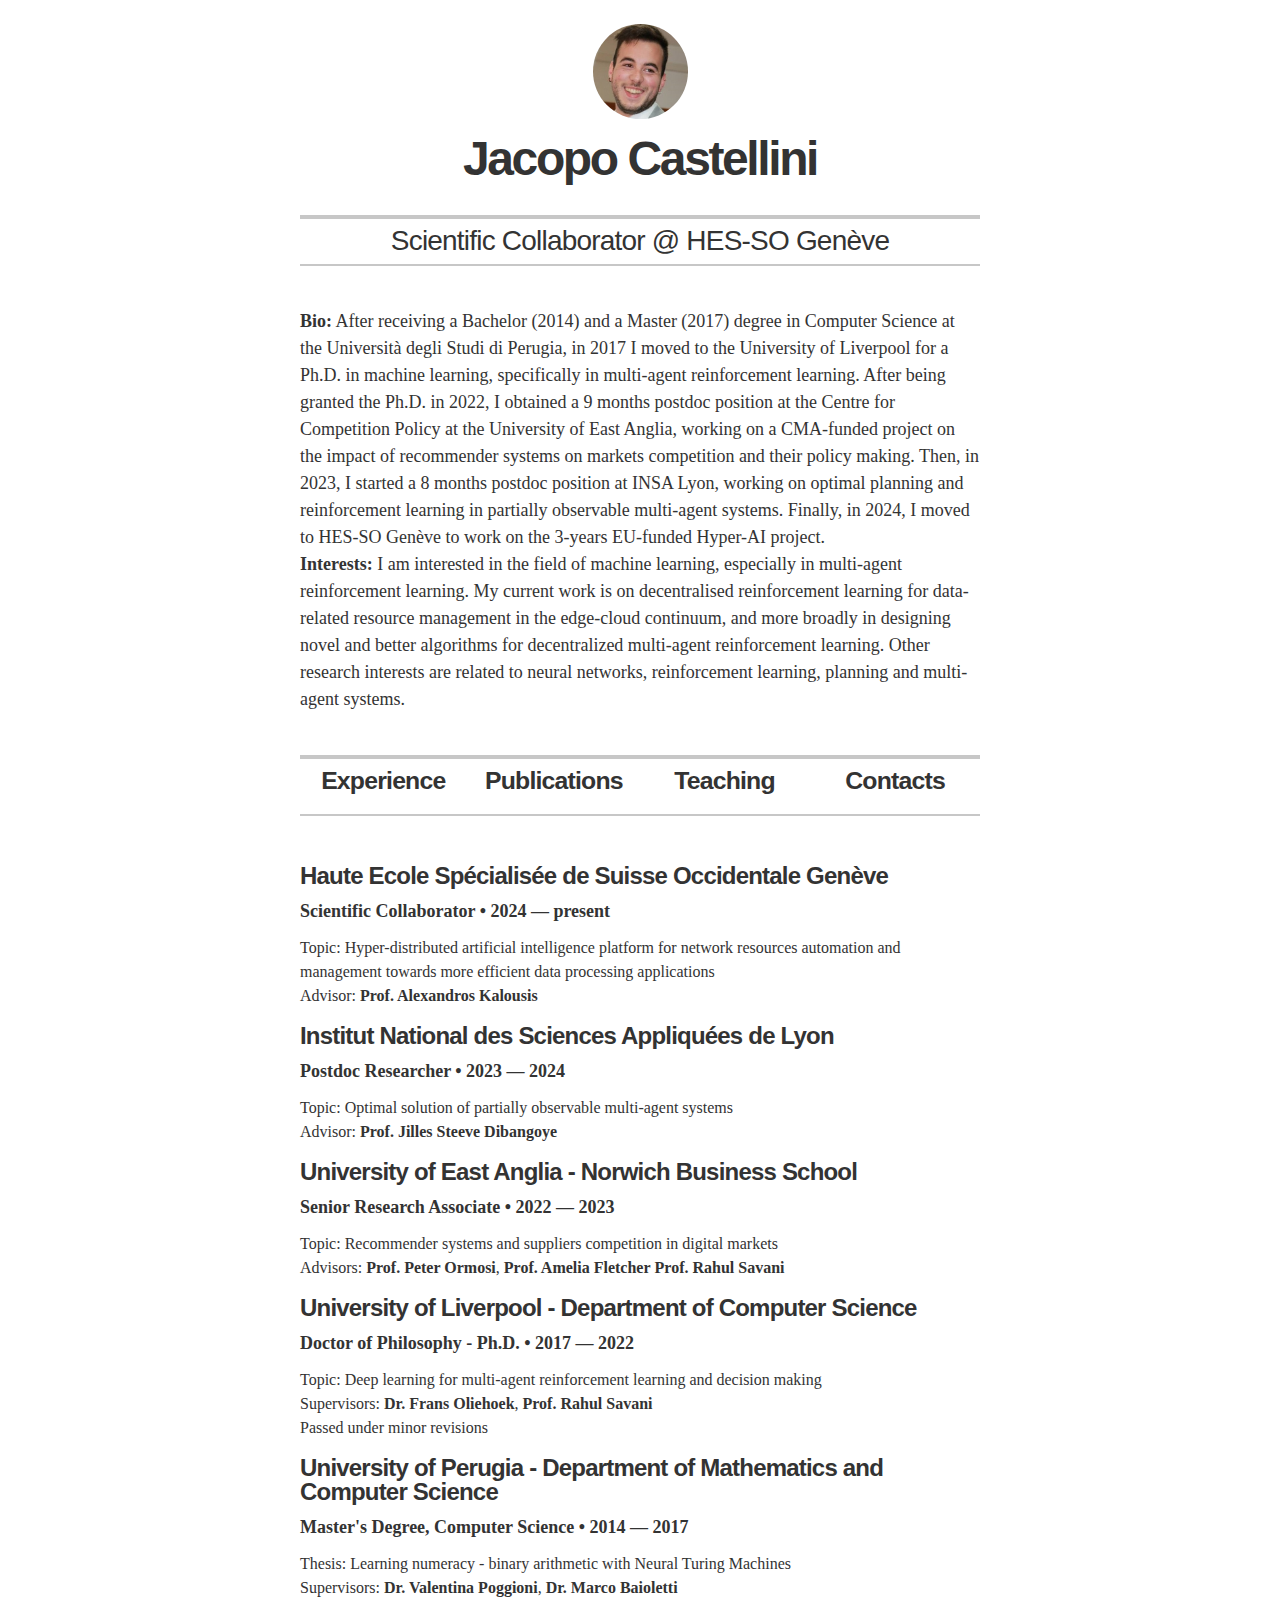
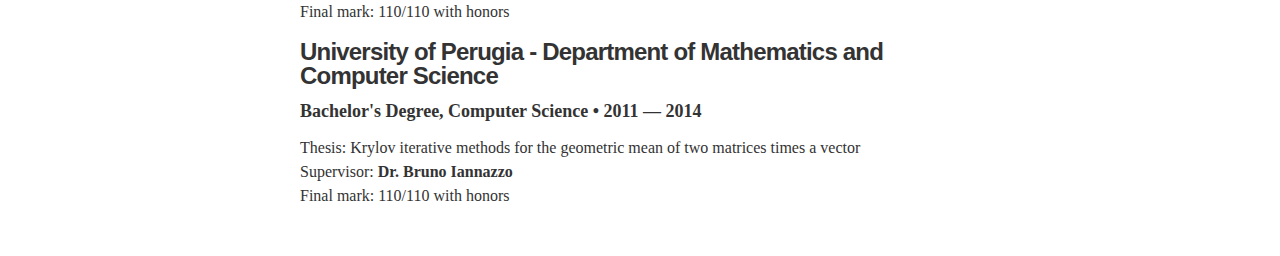
<file: index.html>
<!DOCTYPE html>
<html lang="en">
    <head>
        <meta charset="utf-8">
        <meta http-equiv="X-UA-Compatible" content="IE=edge">
        <meta name="viewport" content="width=device-width, initial-scale=1">
        <title>Jacopo Castellini</title>
        <meta name="description" content="Jacopo Castellini personal academic page.">
        <link rel="stylesheet" href="style.css">
        <script src="toggler.js"></script>
    </head>
    <body class="theme-default">
        <div class="wrapper" itemscope="" itemtype="http://schema.org/Person">
            <header class="page-header">
                <img src="avatar.jpg" alt="my photo" class="avatar" itemprop="image"/>
                <h1 class="header-name" itemprop="name">Jacopo Castellini</h1>
                <div class="title-bar">
                    <h2 class="header-title" itemprop="jobTitle">Scientific Collaborator @ HES-SO Genève</h2>
                </div>
                <br>
                <div class="executive-summary" itemprop="description">
                    <p>
                        <b>Bio:</b> After receiving a Bachelor (2014) and a Master (2017) degree in Computer Science at the Università degli Studi di Perugia, in 2017 I moved to the University of Liverpool for a Ph.D. in machine learning, specifically in multi-agent reinforcement learning. After being granted the Ph.D. in 2022, I obtained a 9 months postdoc position at the Centre for Competition Policy at the University of East Anglia, working on a CMA-funded project on the impact of recommender systems on markets competition and their policy making. Then, in 2023, I started a 8 months postdoc position at INSA Lyon, working on optimal planning and reinforcement learning in partially observable multi-agent systems. Finally, in 2024, I moved to HES-SO Genève to work on the 3-years EU-funded Hyper-AI project.
                        <br><b>Interests:</b> I am interested in the field of machine learning, especially in multi-agent reinforcement learning. My current work is on decentralised reinforcement learning for data-related resource management in the edge-cloud continuum, and more broadly in designing novel and better algorithms for decentralized multi-agent reinforcement learning. Other research interests are related to neural networks, reinforcement learning, planning and multi-agent systems.
                    </p>
                </div>
            </header>
            <nav>
                <div class="section-header" onclick="toggleSection('education-container')">
                    <h2>Experience</h2>
                </div>
                <div class="section-header" onclick="toggleSection('publications-container')">
                    <h2>Publications</h2>
                </div>
                <div class="section-header" onclick="toggleSection('teaching-container')">
                    <h2>Teaching</h2>
                </div>
                <div class="section-header" onclick="toggleSection('contacts-container')">
                    <h2>Contacts</h2>
                </div>
            </nav>
            <section class="content-section">
                <div id="education-container">
                    <div class="resume-item" itemscope="" itemprop="alumniOf" itemtype="http://schema.org/CollegeOrUniversity">
                        <h3 class="resume-item-title" itemprop="name">Haute Ecole Spécialisée de Suisse Occidentale Genève</h3>
                        <h4 class="resume-item-details" itemprop="description">Scientific Collaborator • 2024 — present</h4>
                        <p class="resume-item-copy" itemprop="info">Topic: Hyper-distributed artificial intelligence platform for network resources automation and management towards more efficient data processing applications
                            <br>Advisor: <a href="http://dmml.ch/alexandros-kalousis/" class="my-link">Prof. Alexandros Kalousis</a>
                        </p>
                    </div>
                    <div class="resume-item" itemscope="" itemprop="alumniOf" itemtype="http://schema.org/CollegeOrUniversity">
                        <h3 class="resume-item-title" itemprop="name">Institut National des Sciences Appliquées de Lyon</h3>
                        <h4 class="resume-item-details" itemprop="description">Postdoc Researcher • 2023 — 2024</h4>
                        <p class="resume-item-copy" itemprop="info">Topic: Optimal solution of partially observable multi-agent systems
                            <br>Advisor: <a href="https://www.ai.rug.nl/jilles/#/" class="my-link">Prof. Jilles Steeve Dibangoye</a>
                        </p>
                    </div>
                    <div class="resume-item" itemscope="" itemprop="alumniOf" itemtype="http://schema.org/CollegeOrUniversity">
                        <h3 class="resume-item-title" itemprop="name">University of East Anglia - Norwich Business School</h3>
                        <h4 class="resume-item-details" itemprop="description">Senior Research Associate • 2022 — 2023</h4>
                        <p class="resume-item-copy" itemprop="info">Topic: Recommender systems and suppliers competition in digital markets
                            <br>Advisors: <a href="https://research-portal.uea.ac.uk/en/persons/peter-ormosi" class="my-link">Prof. Peter Ormosi</a>, <a href="https://research-portal.uea.ac.uk/en/persons/amelia-fletcher" class="my-link">Prof. Amelia Fletcher</a> <a href="https://cgi.csc.liv.ac.uk/~rahul/" class="my-link">Prof. Rahul Savani</a>
                        </p>
                    </div>
                    <div class="resume-item" itemscope="" itemprop="alumniOf" itemtype="http://schema.org/CollegeOrUniversity">
                        <h3 class="resume-item-title" itemprop="name">University of Liverpool - Department of Computer Science</h3>
                        <h4 class="resume-item-details" itemprop="description">Doctor of Philosophy - Ph.D. • 2017 — 2022</h4>
                        <p class="resume-item-copy" itemprop="info">Topic: Deep learning for multi-agent reinforcement learning and decision making
                            <br>Supervisors: <a href="https://www.fransoliehoek.net/wp/" class="my-link">Dr. Frans Oliehoek</a>, <a href="https://cgi.csc.liv.ac.uk/~rahul/" class="my-link">Prof. Rahul Savani</a>
                            <br>Passed under minor revisions
                        </p>
                    </div>
                    <div class="resume-item" itemscope="" itemprop="alumniOf" itemtype="http://schema.org/CollegeOrUniversity">
                        <h3 class="resume-item-title" itemprop="name">University of Perugia - Department of Mathematics and Computer Science</h3>
                        <h4 class="resume-item-details" itemprop="description">Master's Degree, Computer Science • 2014 — 2017</h4>
                        <p class="resume-item-copy" itemprop="info">Thesis: Learning numeracy - binary arithmetic with Neural Turing Machines
                            <br>Supervisors: <a href="http://www.dmi.unipg.it/poggioni/" class="my-link">Dr. Valentina Poggioni</a>, <a href="http://www.dmi.unipg.it/~baioletti/" class="my-link">Dr. Marco Baioletti</a>
                            <br>Final mark: 110/110 with honors
                        </p>
                    </div>
                    <div class="resume-item" itemscope="" itemprop="alumniOf" itemtype="http://schema.org/CollegeOrUniversity">
                        <h3 class="resume-item-title" itemprop="name">University of Perugia - Department of Mathematics and Computer Science</h3>
                        <h4 class="resume-item-details" itemprop="description">Bachelor's Degree, Computer Science • 2011 — 2014</h4>
                        <p class="resume-item-copy" itemprop="info">Thesis: Krylov iterative methods for the geometric mean of two matrices times a vector
                            <br>Supervisor: <a href="http://poisson.phc.dm.unipi.it/~maxreen/bruno/" class="my-link">Dr. Bruno Iannazzo</a>
                            <br>Final mark: 110/110 with honors
                        </p>
                    </div>
                </div>
            </section>
            <section class="content-section">
                <div id="publications-container">
                    <div class="resume-item">
                        <h3 class="resume-item-title" itemprop="publicationTitle">Optimally Solving Simultaneous-Move Dec-POMDPs: The Sequential Central Planning Approach</h3>
                        <h4 class="resume-item-details" itemprop="info">Co-author with Johan Peralez, Aurélien Delage, <a href="https://www.rug.nl/staff/r.f.cunha/" class="my-link">Rafael F. Cunha</a> and <a href="http://dibangoye.fr/" class="my-link">Jilles S. Dibangoye</a></h4>
                        <p class="resume-item-copy" itemprop="versions">
                        • Accepted as a full paper in the 39th AAAI Conference on Artificial Intelligence AAAI'25, 2025<br/>
                        • arXiv, 23 August 2024 <a href="https://arxiv.org/pdf/2408.13139" class="my-link">[pdf]</a> <a href="bibs/castellini2024sequential.bib" class="my-link" download>[.bib]</a></p>
                        <p class="resume-item-copy" itemprop="abstract">The centralized training for decentralized execution paradigm emerged as the state-of-the-art approach to ϵ-optimally solving decentralized partially observable Markov decision processes. However, scalability remains a significant issue. This paper presents a novel and more scalable alternative, namely the sequential-move centralized training for decentralized execution. This paradigm further pushes the applicability of the Bellman's principle of optimality, raising three new properties. First, it allows a central planner to reason upon sufficient sequential-move statistics instead of prior simultaneous-move ones. Next, it proves that ϵ-optimal value functions are piecewise linear and convex in such sufficient sequential-move statistics. Finally, it drops the complexity of the backup operators from double exponential to polynomial at the expense of longer planning horizons. Besides, it makes it easy to use single-agent methods, e.g., SARSA algorithm enhanced with these findings, while still preserving convergence guarantees. Experiments on two- as well as many-agent domains from the literature against ϵ-optimal simultaneous-move solvers confirm the superiority of our novel approach. This paradigm opens the door for efficient planning and reinforcement learning methods for multi-agent systems.</p>
                    </div>
                    <div class="resume-item">
                        <h3 class="resume-item-title" itemprop="publicationTitle">On Convex Optimal Value Functions For POSGs</h3>
                        <h4 class="resume-item-details" itemprop="info">Co-author with <a href="https://www.rug.nl/staff/r.f.cunha/" class="my-link">Rafael F. Cunha</a>, Johan Peralez and <a href="http://dibangoye.fr/" class="my-link">Jilles S. Dibangoye</a></h4>
                        <p class="resume-item-copy" itemprop="versions">• arXiv, 15 November 2023 <a href="https://arxiv.org/pdf/2311.09459" class="my-link">[pdf]</a> <a href="bibs/castellini2023convex.bib" class="my-link" download>[.bib]</a></p>
                        <p class="resume-item-copy" itemprop="abstract">Multi-agent planning and reinforcement learning can be challenging when agents cannot see the state of the world or communicate with each other due to communication costs, latency, or noise. Partially Observable Stochastic Games (POSGs) provide a mathematical framework for modelling such scenarios. This paper aims to improve the efficiency of planning and reinforcement learning algorithms for POSGs by identifying the underlying structure of optimal state-value functions. The approach involves reformulating the original game from the perspective of a trusted third party who plans on behalf of the agents simultaneously. From this viewpoint, the original POSGs can be viewed as Markov games where states are occupancy states, i.e., posterior probability distributions over the hidden states of the world and the stream of actions and observations that agents have experienced so far. This study mainly proves that the optimal state-value function is a convex function of occupancy states expressed on an appropriate basis in all zero-sum, common-payoff, and Stackelberg POSGs.</p>
                    </div>
                    <div class="resume-item">
                        <h3 class="resume-item-title" itemprop="publicationTitle">Supplier competition on subscription-based platforms in the presence of recommender systems</h3>
                        <h4 class="resume-item-details" itemprop="info">Co-author with <a href="https://research-portal.uea.ac.uk/en/persons/amelia-fletcher" class="my-link">Amelia Fletcher</a>, <a href="https://research-portal.uea.ac.uk/en/persons/peter-ormosi" class="my-link">Peter L. Ormosi</a> and <a href="https://cgi.csc.liv.ac.uk/~rahul/" class="my-link">Rahul Savani</a></h4>
                        <p class="resume-item-copy" itemprop="versions">• SSRN Working Paper No. 4428125, 47 pages, 27 April 2023 <a href="https://papers.ssrn.com/sol3/Delivery.cfm/SSRN_ID4681870_code684129.pdf?abstractid=4428125&mirid=1" class="my-link">[pdf]</a> <a href="bibs/castellini2023rs2.bib" class="my-link" download>[.bib]</a></p>
                        <p class="resume-item-copy" itemprop="abstract">Subscription-based platforms offer consumers access to a large selection of content at a fixed subscription fee. Recommender systems can help consumers by reducing the size of this choice set by predicting consumers' preferences. However, their prediction is based on limited information on the consumers and sometimes even on the content, which means that the recommendations are often biased. In this paper we introduce a simple theoretical framework for platforms selling to consumers with a quasi-linear utility function via a recommender system. We simulate a set of different recommender systems and use them in this framework to test our hypothesis that RS biases lead to more concentrated markets, increased entry barriers, and increased homogeneity in the recommendations even where the platform is inherently customer-centric and not self-preferencing. Although encouraging more exploration can reduce these market consolidating effects, they can reduce recommendation relevance in the short-run.</p>
                    </div>
                    <div class="resume-item">
                        <h3 class="resume-item-title" itemprop="publicationTitle">Biased Recommender Systems And Supplier Competition</h3>
                        <h4 class="resume-item-details" itemprop="info">Co-author with <a href="https://research-portal.uea.ac.uk/en/persons/amelia-fletcher" class="my-link">Amelia Fletcher</a>, <a href="https://research-portal.uea.ac.uk/en/persons/peter-ormosi" class="my-link">Peter L. Ormosi</a> and <a href="https://cgi.csc.liv.ac.uk/~rahul/" class="my-link">Rahul Savani</a></h4>
                        <p class="resume-item-copy" itemprop="versions">• SSRN Working Paper No. 4319311, 35 pages, 06 January 2023 <a href="https://papers.ssrn.com/sol3/Delivery.cfm/SSRN_ID4411011_code2264396.pdf?abstractid=4319311&mirid=1" class="my-link">[pdf]</a> <a href="bibs/castellini2023rs1.bib" class="my-link" download>[.bib]</a></p>
                        <p class="resume-item-copy" itemprop="abstract">Recommender systems are prevalent across digital platforms. They use machine learning techniques to help consumers make choices by predicting their preferred items. If RS had perfect information about consumer preferences and item attributes, they could recommend the most suitable item for each consumer. However, in practice, recommender systems have incomplete information, and their prediction models can exhibit systemic biases. Our stylised model shows such biases can dampen competition between the suppliers selling through digital platform, arising from the fact that biased recommendations are less closely linked to true preferences. Three specific types of bias are examined and are shown to have subtly different effects. Competition remains stronger where suppliers can compete to gain the benefit of the bias, a form of competition for the market. The worst market outcomes can be avoided if consumers can reject unsuitable recommendations, since this helps to restore the competitive constraint on suppliers. However, a model extension shows that these results no longer necessarily hold with endogenous vertical quality. Importantly, in choosing its recommender system, the platform’s preferences are not typically aligned with those of consumers.</p>
                    </div>
                    <div class="resume-item">
                        <h3 class="resume-item-title" itemprop="publicationTitle">Difference Rewards Policy Gradients</h3>
                        <h4 class="resume-item-details" itemprop="info">Main author with <a href="https://www.microsoft.com/en-us/research/people/sadevlin/" class="my-link">Sam Devlin</a>, <a href="https://www.fransoliehoek.net/wp/" class="my-link">Frans A. Oliehoek</a> and <a href="https://cgi.csc.liv.ac.uk/~rahul/" class="my-link">Rahul Savani</a></h4>
                        <p class="resume-item-copy" itemprop="versions">• Neural Computing and Applications (S.I. on Adaptive and Learning Agents 2021), 24 pages, Springer Nature, 11 November 2022 <a href="https://link.springer.com/content/pdf/10.1007/s00521-022-07960-5.pdf" class="my-link">[pdf]</a> <a href="bibs/castellini2022drpg.bib" class="my-link" download>[.bib]</a><br/>
                        • Extended Abstract in Proceedings of the 20th International Conference on Autonomous Agents and Multiagent Systems AAMAS'21, 1475-1477, IFAAMAS, 2021 <a href="http://www.ifaamas.org/Proceedings/aamas2021/pdfs/p1475.pdf" class="my-link">[pdf]</a> <a href="bibs/castellini2021drpg_ea.bib" class="my-link" download>[.bib]</a><br/>
                        • Best Paper Award at ALA'21, 03-04 May 2021 <a href="https://ala2021.vub.ac.be/papers/ALA2021_paper_9.pdf" class="my-link">[pdf]</a> <a href="https://www.youtube.com/watch?v=VrRw0AHCxT8" class="my-link">[video]</a> <a href="https://ala2021.vub.ac.be/presentations/pres_paper9.pdf" class="my-link">[slides]</a></p>
                        <p class="resume-item-copy" itemprop="abstract">Policy gradient methods have become one of the most popular classes of algorithms for multi-agent reinforcement learning. A key challenge, however, that is not addressed by many of these methods is multi-agent credit assignment: assessing an agent’s contribution to the overall performance, which is crucial for learning good policies. We propose a novel algorithm called Dr.Reinforce that explicitly tackles this by combining difference rewards with policy gradients to allow for learning decentralized policies when the reward function is known. By differencing the reward function directly, Dr.Reinforce avoids difficulties associated with learning the Q-function as done by counterfactual multi-agent policy gradients (COMA), a state-of-the-art difference rewards method. For applications where the reward function is unknown, we show the effectiveness of a version of Dr.Reinforce that learns an additional reward network that is used to estimate the difference rewards.</p>
                    </div>
                    <div class="resume-item">
                        <h3 class="resume-item-title" itemprop="publicationTitle">Analysing factorizations of action-value networks for cooperative multi-Agent reinforcement learning</h3>
                        <h4 class="resume-item-details" itemprop="info">Main author with <a href="https://www.fransoliehoek.net/wp/" class="my-link">Frans A. Oliehoek</a>, <a href="https://cgi.csc.liv.ac.uk/~rahul/" class="my-link">Rahul Savani</a> and <a href="https://www.cs.ox.ac.uk/people/shimon.whiteson/" class="my-link">Shimon Whiteson</a></h4>
                        <p class="resume-item-copy" itemprop="versions">• Autonomous Agents and Multi-Agent Systems 35(25), 53 pages, Springer Nature, 07 June 2021 <a href="https://link.springer.com/content/pdf/10.1007/s10458-021-09506-w.pdf" class="my-link">[pdf]</a> <a href="bibs/castellini2021factored.bib" class="my-link" download>[.bib]</a><br/>
                        • Extended Abstract in Proceedings of the 18th International Conference on Autonomous Agents and Multiagent Systems AAMAS'19, 1862-1864, IFAAMAS, 2019 <a href="http://www.ifaamas.org/Proceedings/aamas2019/pdfs/p1862.pdf" class="my-link">[pdf]</a> <a href="bibs/castellini2019factored_ea.bib" class="my-link" download>[.bib]</a></p>
                        <p class="resume-item-copy" itemprop="abstract">Recent years have seen the application of deep reinforcement learning techniques to cooperative multi-agent systems, with great empirical success. However, given the lack of theoretical insight, it remains unclear what the employed neural networks are learning, or how we should enhance their learning power to address the problems on which they fail. In this work, we empirically investigate the learning power of various network architectures on a series of one-shot games. Despite their simplicity, these games capture many of the crucial problems that arise in the multi-agent setting, such as an exponential number of joint actions or the lack of an explicit coordination mechanism. Our results extend those in [Castellini et al., 2019] and quantify how well various approaches can represent the requisite value functions, and help us identify the reasons that can impede good performance, like sparsity of the values or too tight coordination requirements.</p>
                    </div>
                    <div class="resume-item">
                        <h3 class="resume-item-title" itemprop="publicationTitle">Learning Numeracy: Binary Arithmetic with Neural Turing Machines</h3>
                        <h4 class="resume-item-details" itemprop="info">Main author</h4>
                        <p class="resume-item-copy" itemprop="versions">• arXiv, 04 April 2019 <a href="https://arxiv.org/pdf/1904.02478.pdf" class="my-link">[pdf]</a> <a href="bibs/castellini2019ntm.bib" class="my-link" download>[.bib]</a></p>
                        <p class="resume-item-copy" itemprop="abstract">One of the main problems encountered so far with recurrent neural networks is that they struggle to retain long-time information dependencies in their recurrent connections. Neural Turing Machines (NTMs) attempt to mitigate this issue by providing the neural network with an external portion of memory, in which information can be stored and manipulated later on. The whole mechanism is differentiable end-to-end, allowing the network to learn how to utilise this long-term memory via SGD. This allows NTMs to infer simple algorithms directly from data sequences. Nonetheless, the model can be hard to train due to a large number of parameters and interacting components and little related work is present. In this work we use a NTM to learn and generalise two arithmetical tasks: binary addition and multiplication. These tasks are two fundamental algorithmic examples in computer science, and are a lot more challenging than the previously explored ones, with which we aim to shed some light on the capabilities on this neural model.</p>
                    </div>
                    <div class="resume-item">
                        <h3 class="resume-item-title" itemprop="publicationTitle">Fake Twitter followers detection by denoising autoencoder</h3>
                        <h4 class="resume-item-details" itemprop="info">Main co-author with <a href="http://www.dmi.unipg.it/poggioni/" class="my-link">Valentina Poggioni</a> and Giulia Sorbi</h4>
                        <p class="resume-item-copy" itemprop="versions">• Proceedings of the International Conference on Web Intelligence WI’17, 195-202, ACM, 2017 <a href="https://dl.acm.org/citation.cfm?id=3106489" class="my-link">[pdf]</a> <a href="bibs/castellini2017twitter.bib" class="my-link" download>[.bib]</a></p>
                        <p class="resume-item-copy" itemprop="abstract">Gaining followers on the Twitter platform has become a rapid way to increase one’s credibility on this social network, that in the last few years has become a launch pad for new trends and to influence people opinions. So, many people have begun to buy fake followers on underground markets appositely created to sold them. Therefore, identifying fake followers profiles is useful to maintain the balance between real influential people on the network and people who simply exploited this mechanism. This work presents a model based on artificial neural networks able to detect fake Twitter profiles. In particular, a denoising autoencoder has been implemented as anomaly detector trained with a semi-supervised learning approach. The model has been tested on a benchmark already used in literature and results are presented.</p>
                    </div>
                    <div class="resume-item">
                        <h3 class="resume-item-title" itemprop="publicationTitle">Krylov iterative methods for the geometric mean of two matrices times a vector</h3>
                        <h4 class="resume-item-details" itemprop="info">Main author</h4>
                        <p class="resume-item-copy" itemprop="versions">• Numerical Algorithms 74(2), 561-571, Springer US, 26 January 2017 <a href="http://link.springer.com/article/10.1007/s11075-016-0161-4" class="my-link">[buy]</a> <a href="https://arxiv.org/pdf/1903.01189.pdf" class="my-link">[pdf]</a> <a href="bibs/castellini2017krylov.bib" class="my-link" download>[.bib]</a></p>
                        <p class="resume-item-copy" itemprop="abstract">In this work, we are presenting an efficient way to compute the geometric mean of two positive definite matrices times a vector. For this purpose, we are inspecting the application of methods based on Krylov spaces to compute the square root of a matrix. These methods, using only matrix-vector products, are capable of producing a good approximation of the result with a small computational cost.</p>
                    </div>
                </div>
            </section>
            <section class="content-section">
                <div id="teaching-container">
                    <div class="resume-item">
                        <h3 class="resume-item-title" itemprop="name">Academic Year 2020/21</h3>
                        <ul>
                            <li><h4 class="resume-item-details" itemprop="description">COMP532 Module Demonstrator (Machine Learning and BioInspired Optimization)</h4> • University of Liverpool - Department of Computer Science • January 2021 — May 2021 • Lecturer: <a href="https://cgi.csc.liv.ac.uk/~shanluo/" class="my-link">Dr. Shan Luo</a></li>
                            <li><h4 class="resume-item-details" itemprop="description">COMP211 Module Demonstrator (Computer Networks)</h4> • University of Liverpool - Department of Computer Science • October 2020 — December 2020 • Lecturer: <a href="https://cgi.csc.liv.ac.uk/~gairing/" class="my-link">Dr. Martin Gairing</a></li>
                        </ul>
                    </div>
                    <div class="resume-item">
                        <h3 class="resume-item-title" itemprop="name">Academic Year 2019/20</h3>
                        <ul>
                            <li><h4 class="resume-item-details" itemprop="description">COMP532 Module Demonstrator (Machine Learning and BioInspired Optimization)</h4> • University of Liverpool - Department of Computer Science • January 2020 — May 2020 • Lecturer: <a href="https://cgi.csc.liv.ac.uk/~shanluo/" class="my-link">Dr. Shan Luo</a></li>
                            <li><h4 class="resume-item-details" itemprop="description">COMP202 Module Demonstrator (Complexity of Algorithms)</h4> • University of Liverpool - Department of Computer Science • January 2020 — May 2020 • Lecturer: <a href="https://cgi.csc.liv.ac.uk/~piotr/" class="my-link">Prof. Piotr Krysta</a></li>
                            <li><h4 class="resume-item-details" itemprop="description">COMP211 Module Demonstrator (Computer Networks)</h4> • University of Liverpool - Department of Computer Science • October 2019 — December 2019 • Lecturer: <a href="https://cgi.csc.liv.ac.uk/~gairing/" class="my-link">Dr. Martin Gairing</a></li>
                        </ul>
                    </div>
                    <div class="resume-item">
                        <h3 class="resume-item-title" itemprop="name">Academic Year 2018/19</h3>
                        <ul>
                            <li><h4 class="resume-item-details" itemprop="description">COMP532 Module Demonstrator (Machine Learning and BioInspired Optimization)</h4> • University of Liverpool - Department of Computer Science • January 2019 — May 2019 • Lecturer: <a href="https://cgi.csc.liv.ac.uk/~shanluo/" class="my-link">Dr. Shan Luo</a></li>
                            <li><h4 class="resume-item-details" itemprop="description">COMP202 Module Demonstrator (Complexity of Algorithms)</h4> • University of Liverpool - Department of Computer Science • January 2019 — May 2019 • Lecturer: <a href="https://cgi.csc.liv.ac.uk/~piotr/" class="my-link">Prof. Piotr Krysta</a></li>
                            <li><h4 class="resume-item-details" itemprop="description">COMP305 Module Demonstrator (BioComputation)</h4> • University of Liverpool - Department of Computer Science • October 2018 — December 2018 • Lecturer: <a href="https://experts.exeter.ac.uk/36638-irina-biktasheva/about" class="my-link">Prof. Irina V. Biktasheva</a></li>
                            <li><h4 class="resume-item-details" itemprop="description">COMP219 Module Demonstrator (Advanced Artificial Intelligence)</h4> • University of Liverpool - Department of Computer Science • October 2018 — December 2018 • Lecturer: <a href="https://cgi.csc.liv.ac.uk/~xiaowei/" class="my-link">Dr. Xiaowei Huang</a></li>
                        </ul>
                    </div>
                    <div class="resume-item">
                        <h3 class="resume-item-title" itemprop="name">Academic Year 2017/18</h3>
                        <ul>
                            <li><h4 class="resume-item-details" itemprop="description">COMP532 Module Demonstrator (Machine Learning and BioInspired Optimization)</h4> • University of Liverpool - Department of Computer Science • January 2018 — May 2018 • Lecturer: <a href="https://cgi.csc.liv.ac.uk/~shanluo/" class="my-link">Dr. Shan Luo</a></li>
                            <li><h4 class="resume-item-details" itemprop="description">COMP202 Module Demonstrator (Complexity of Algorithms)</h4> • University of Liverpool - Department of Computer Science • January 2018 — May 2018 • Lecturer: <a href="https://cgi.csc.liv.ac.uk/~piotr/" class="my-link">Prof. Piotr Krysta</a></li>
                        </ul>
                    </div>
                </div>
            </section>
            <section class="content-section">
                <div id="contacts-container">
                    <div class="resume-item">
                        <h3 class="resume-item-title" itemprop="name">Mail</h3>
                        <p class="resume-item-copy" itemprop="info">jacopo [dot] castellini [at] hesge [dot] ch</p>
                    </div>
                    <div class="resume-item">
                        <h3 class="resume-item-title" itemprop="name">Office</h3>
                        <p class="resume-item-copy" itemprop="info">
                        <iframe src="https://www.google.com/maps/embed?pb=!1m14!1m8!1m3!1d2762.7642016568616!2d6.1370251!3d46.1753494!3m2!1i1024!2i768!4f13.1!3m3!1m2!1s0x478c7b1bee88974b%3A0x36016f40d3a42f6f!2sHEG%20-%20B%C3%A2timent%20F!5e0!3m2!1sit!2sch!4v1713263548046!5m2!1sit!2sch" width="600" height="450" style="border:0;" allowfullscreen="" loading="lazy" referrerpolicy="no-referrer-when-downgrade"></iframe>
                        <br/>Bureau 122, HEG - Bâtiment F, Rue de la Tambourine 37-25, 1227 Carouge, Switzerland</p>
                    </div>
                    <div class="resume-item">
                        <h3 class="resume-item-title" itemprop="name">Phone</h3>
                        <p class="resume-item-copy" itemprop="info">Zero seven six two one two seven nine five two</p>
                    </div>
                    <div class="resume-item">
                        <h3 class="resume-item-title" itemprop="name">Socials</h3>
                        <p class="icon-links" itemprop="info">
                            <a href="https://www.facebook.com/JapStone92" class="icon-link" itemprop="url">
                                <svg class="icon" xmlns="http://www.w3.org/2000/svg" x="0px" y="0px" viewBox="0 0 28 28" enable-background="new 0 0 28 28" xml:space="preserve" width="28">
                                    <path id="Facebook" fill="#D1CECC" d="M14,0C6.27,0,0,6.27,0,14s6.27,14,14,14s14-6.27,14-14S21.73,0,14,0z M20.99,20.22
        c0,0.43-0.35,0.77-0.77,0.77h-3.56v-5.42h1.82l0.27-2.11h-2.09v-1.35c0-0.61,0.17-1.03,1.05-1.03l1.12,0V9.2
        c-0.19-0.03-0.86-0.08-1.63-0.08c-1.61,0-2.71,0.98-2.71,2.79v1.56h-1.82v2.11h1.82v5.42h-6.7c-0.43,0-0.77-0.35-0.77-0.77V7.78
        c0-0.43,0.35-0.77,0.77-0.77h12.44c0.43,0,0.77,0.35,0.77,0.77V20.22z"/>
                                </svg>
                            </a>
                            <a href="https://www.linkedin.com/in/jacopo-castellini/" class="icon-link" itemprop="url">
                                <svg class="icon" xmlns="http://www.w3.org/2000/svg" x="0px" y="0px" viewBox="0 0 28 28" enable-background="new 0 0 28 28" xml:space="preserve" width="28">
                                    <path id="LinkedIn" fill="#D1CECC" d="M18.82,15.09v3.61h-2.09v-3.37c0-0.85-0.3-1.42-1.06-1.42c-0.58,0-0.92,0.39-1.07,0.77
        c-0.06,0.13-0.07,0.32-0.07,0.51v3.52h-2.09c0,0,0.03-5.71,0-6.3h2.09v0.89c0,0.01-0.01,0.01-0.01,0.02h0.01V13.3
        c0.28-0.43,0.77-1.04,1.89-1.04C17.79,12.25,18.82,13.16,18.82,15.09z M9.18,18.7h2.09v-6.3H9.18V18.7z M10.24,9.36
        c-0.72,0-1.19,0.47-1.19,1.09c0,0.61,0.45,1.09,1.16,1.09h0.01c0.73,0,1.18-0.48,1.18-1.09C11.39,9.84,10.95,9.36,10.24,9.36z
        M28,14c0,7.73-6.27,14-14,14S0,21.73,0,14S6.27,0,14,0S28,6.27,28,14z M20.93,8.02c0-0.55-0.46-1-1.02-1H8.09
        c-0.57,0-1.02,0.45-1.02,1v11.96c0,0.55,0.46,1,1.02,1h11.82c0.57,0,1.02-0.45,1.02-1V8.02z"/>
                                </svg>
                            </a>
                            <a href="https://github.com/opocaj92" class="icon-link" itemprop="url">
                                <svg class="icon" xmlns="http://www.w3.org/2000/svg" x="0px" y="0px" viewBox="0 0 28 28" enable-background="new 0 0 28 28" xml:space="preserve" width="28">
                                    <path id="GitHub" fill-rule="evenodd" clip-rule="evenodd" fill="#D1CECC" d="M14.01,0C6.27,0-0.01,6.28-0.01,14.02
        c0,6.19,4.02,11.45,9.59,13.3c0.7,0.13,0.96-0.3,0.96-0.68c0-0.33-0.01-1.21-0.02-2.38c-3.9,0.85-4.72-1.88-4.72-1.88
        c-0.64-1.62-1.56-2.05-1.56-2.05c-1.27-0.87,0.1-0.85,0.1-0.85c1.41,0.1,2.15,1.44,2.15,1.44c1.25,2.14,3.28,1.52,4.08,1.16
        c0.13-0.91,0.49-1.52,0.89-1.87c-3.11-0.35-6.38-1.56-6.38-6.93c0-1.53,0.55-2.78,1.44-3.76C6.37,9.17,5.89,7.74,6.65,5.81
        c0,0,1.18-0.38,3.85,1.44c1.12-0.31,2.32-0.47,3.51-0.47c1.19,0.01,2.39,0.16,3.51,0.47c2.68-1.81,3.85-1.44,3.85-1.44
        c0.76,1.93,0.28,3.35,0.14,3.71c0.9,0.98,1.44,2.23,1.44,3.76c0,5.38-3.28,6.57-6.4,6.92c0.5,0.43,0.95,1.29,0.95,2.6
        c0,1.87-0.02,3.39-0.02,3.84c0,0.37,0.25,0.81,0.96,0.67c5.56-1.86,9.58-7.11,9.58-13.3C28.03,6.28,21.75,0,14.01,0z"/>
                                </svg>
                            </a>
                            <a href="https://bitbucket.org/opocaj/workspace/overview/" class="icon-link" itemprop="url">
                                <svg class="icon" xmlns="http://www.w3.org/2000/svg" x="0px" y="0px" viewBox="0 0 28 28" enable-background="new 0 0 28 28" xml:space="preserve" width="28">
                                    <g transform="translate(0.000000,28.000000) scale(0.100000,-0.100000)" fill="#D1CECC" stroke="none">
                                        <path id="BitBucket1" d="M46 247 c-15 -11 -16 -21 -9 -72 9 -69 29 -85 103 -85 74 0 94 16
        103 85 7 51 6 61 -9 72 -24 17 -164 17 -188 0z m166 -13 c19 -12 -16 -24 -72
        -24 -57 0 -99 14 -70 24 8 2 22 7 30 10 17 6 97 -1 112 -10z m-44 -85 c3 -28
        -16 -43 -43 -33 -15 6 -21 45 -8 58 16 16 48 1 51 -25z"/>
                                        <path id="BitBucket1" d="M125 151 c-7 -12 12 -24 25 -16 11 7 4 25 -10 25 -5 0 -11 -4 -15 -9z"/>
                                        <path id="BitBucket1" d="M65 60 c9 -33 21 -40 75 -40 54 0 66 7 72 40 4 25 4 25 -74 25 l-79 0 6 -25z"/>
                                    </g>
                                </svg>
                            </a>
                            <a href="https://scholar.google.co.uk/citations?user=SGOxkrAAAAAJ&hl=en" class="icon-link" itemprop="url">
                                <svg class="icon" xmlns="http://www.w3.org/2000/svg" x="0px" y="0px" viewBox="0 0 28 28" enable-background="new 0 0 28 28" xml:space="preserve" width="28">
                                    <g transform="translate(0.000000,28.000000) scale(0.100000,-0.100000)" fill="#D1CECC" stroke="none">
                                        <path id="Scholar1" d="M81 263 c-124 -65 -93 -242 45 -259 73 -9 141 46 150 122 13 104
        -103 186 -195 137z m138 -78 c2 -54 -16 -61 -21 -7 -3 30 -5 33 -12 17 -4 -11
        -12 -28 -17 -38 -8 -14 -6 -24 5 -36 34 -37 9 -74 -46 -69 -42 4 -52 40 -16
        59 13 6 24 13 26 14 7 6 -50 55 -64 55 -10 0 -6 8 13 25 22 19 39 24 79 25
        l50 0 3 -45z"/>
                                        <path id="Scholar2" d="M124 195 c-8 -21 3 -45 20 -45 22 0 28 17 16 40 -13 24 -28 26 -36 5z"/>
                                        <path id="Scholar3" d="M114 95 c-8 -21 4 -35 31 -35 29 0 41 16 25 35 -16 19 -49 19 -56 0z"/>
                                    </g>
                                </svg>
                            </a>
                            <a href="https://dblp.uni-trier.de/pers/hd/c/Castellini:Jacopo" class="icon-link" itemprop="url">
                                <svg class="icon" xmlns="http://www.w3.org/2000/svg" x="0px" y="0px" viewBox="0 0 28 28" enable-background="new 0 0 28 28" xml:space="preserve" width="28">
                                    <g transform="translate(0.000000,28.000000) scale(0.100000,-0.100000)" fill="#D1CECC" stroke="none">
                                        <path id="DBLP" d="M45 235 c12 -38 12 -46 0 -53 -12 -6 -12 -15 0 -61 7 -29 16 -55 18
        -58 7 -6 90 37 99 51 4 6 8 7 8 2 0 -5 -7 -17 -14 -25 -8 -9 -12 -21 -8 -27 7
        -11 87 -64 96 -64 2 0 -2 20 -9 45 -12 38 -12 46 0 53 12 6 12 15 0 61 -7 29
        -16 55 -18 58 -3 2 -19 -3 -37 -12 -27 -14 -31 -20 -26 -48 3 -18 -2 -9 -10
        19 -13 42 -23 55 -60 77 -25 15 -46 27 -48 27 -2 0 2 -20 9 -45z"/>
                                    </g>
                                </svg>
                            </a>
                        </p>
                    </div>
                </div>
            </section>
        </div>
    </body>
</html>
</file>
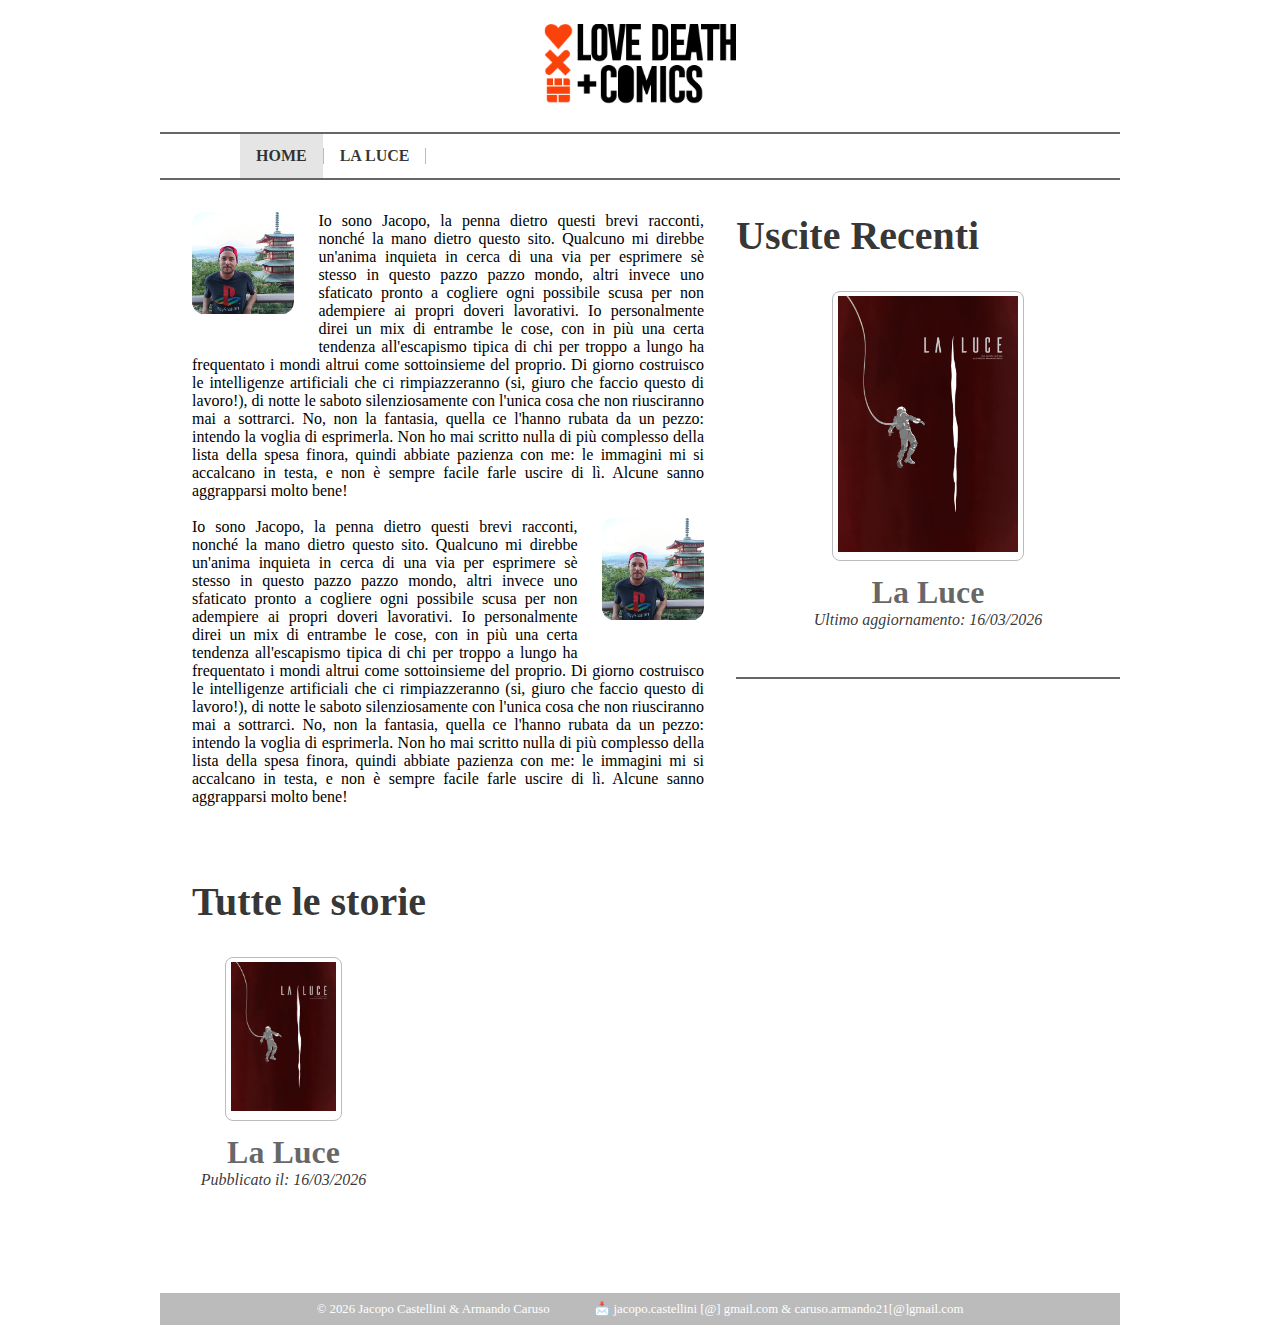
<file: ldc/index.html>
<!DOCTYPE html>
<html lang="it">
	<head>
		<meta charset="utf-8">
		<meta name="viewport" content="width=device-width, initial-scale=1">
		<title>Love Death + Comics</title>
		<link href="https://db.onlinewebfonts.com/c/df2b08c9b9436aac5fa981feed814a05?family=TodaySB-Medium" rel="stylesheet">
		<link href="css/style.css" rel="stylesheet" type="text/css">
	</head>
	<body>
		<div id="main-container">
			<!-- Site banner -->
			<a href="index.html">
				<div id="title">
					<img src="img/logo.png" alt="Logo" id="logo">
				</div>
			</a>
			<!-- Navigation bar -->
			<div id="navbar">
				<a href="index.html" id="selected">HOME</a>
				<div class="vertical"></div>
				<a href="laluce.html">LA LUCE</a>
				<div class="vertical"></div>
			</div>


			<!-- Two columns layout -->
			<div class="columns" id="home-columns">
				<!-- Biographies -->
				<div id="bio">
					<img src="img/jacopo.jpg" alt="Foto Jacopo" class="avatar" id="left">
					Io sono Jacopo, la penna dietro questi brevi racconti, nonché la mano dietro questo sito. Qualcuno mi direbbe un'anima inquieta in cerca di una via per esprimere sè stesso in questo pazzo pazzo mondo, altri invece uno sfaticato pronto a cogliere ogni possibile scusa per non adempiere ai propri doveri lavorativi. Io personalmente direi un mix di entrambe le cose, con in più una certa tendenza all'escapismo tipica di chi per troppo a lungo ha frequentato i mondi altrui come sottoinsieme del proprio. Di giorno costruisco le intelligenze artificiali che ci rimpiazzeranno (si, giuro che faccio questo di lavoro!), di notte le saboto silenziosamente con l'unica cosa che non riusciranno mai a sottrarci. No, non la fantasia, quella ce l'hanno rubata da un pezzo: intendo la voglia di esprimerla. Non ho mai scritto nulla di più complesso della lista della spesa finora, quindi abbiate pazienza con me: le immagini mi si accalcano in testa, e non è sempre facile farle uscire di lì. Alcune sanno aggrapparsi molto bene!<br><br>

					<img src="img/jacopo.jpg" alt="Foto Giacomo" class="avatar" id="right">
					Io sono Jacopo, la penna dietro questi brevi racconti, nonché la mano dietro questo sito. Qualcuno mi direbbe un'anima inquieta in cerca di una via per esprimere sè stesso in questo pazzo pazzo mondo, altri invece uno sfaticato pronto a cogliere ogni possibile scusa per non adempiere ai propri doveri lavorativi. Io personalmente direi un mix di entrambe le cose, con in più una certa tendenza all'escapismo tipica di chi per troppo a lungo ha frequentato i mondi altrui come sottoinsieme del proprio. Di giorno costruisco le intelligenze artificiali che ci rimpiazzeranno (si, giuro che faccio questo di lavoro!), di notte le saboto silenziosamente con l'unica cosa che non riusciranno mai a sottrarci. No, non la fantasia, quella ce l'hanno rubata da un pezzo: intendo la voglia di esprimerla. Non ho mai scritto nulla di più complesso della lista della spesa finora, quindi abbiate pazienza con me: le immagini mi si accalcano in testa, e non è sempre facile farle uscire di lì. Alcune sanno aggrapparsi molto bene!
				</div>

				<!-- Recent comics -->
				<div id="recents">
					<div class="comic-name">Uscite Recenti</div>
					<div class="update">
						<a href="laluce.html">
							<div class="update-cover">
								<img src="img/laluce/La-Luce_00.png" alt="La Luce - Copertina">
							</div>
						</a>
						<div class="update-title">La Luce</div>
						<span class="update-date">Ultimo aggiornamento: 16/03/2026</span>
					</div>
				</div>
			</div>

			<!-- All comics -->
			<div id="all">
				<div class="comic-name">Tutte le storie</div>
				<div class="show">
					<a href="laluce.html">
						<div class="update-cover">
							<img src="img/laluce/La-Luce_00.png" alt="La Luce - Copertina">
						</div>
					</a>
					<div class="update-title">La Luce</div>
					<span class="update-date">Pubblicato il: 16/03/2026</span>
				</div>
			</div>
		</div>

		<footer>
			&copy; 2026 Jacopo Castellini &amp; Armando Caruso &nbsp;&nbsp;&nbsp;&nbsp;&nbsp;&nbsp;&nbsp;&nbsp;&nbsp;&nbsp;&nbsp;&nbsp;
			&#128233; jacopo.castellini [&#64;] gmail.com &amp; caruso.armando21[&#64;]gmail.com
		</footer>
	</body>
</html>
</file>
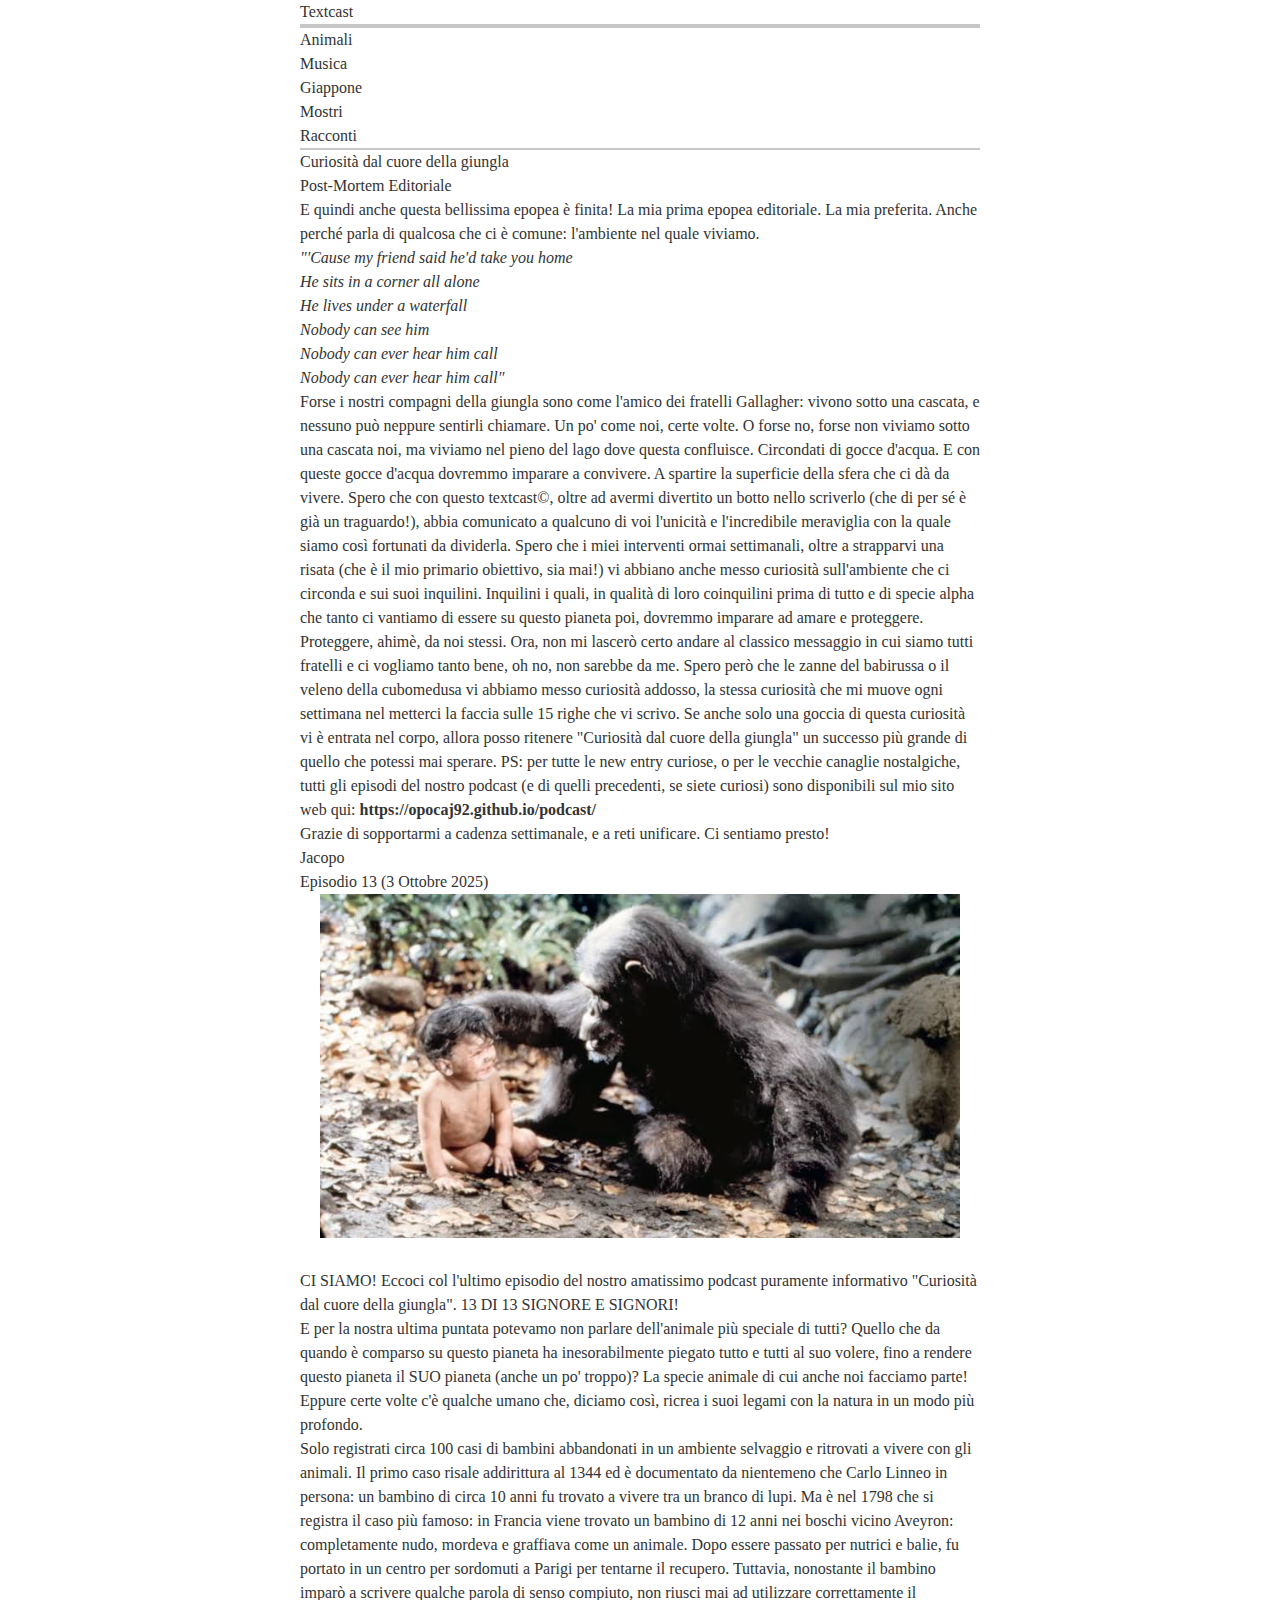
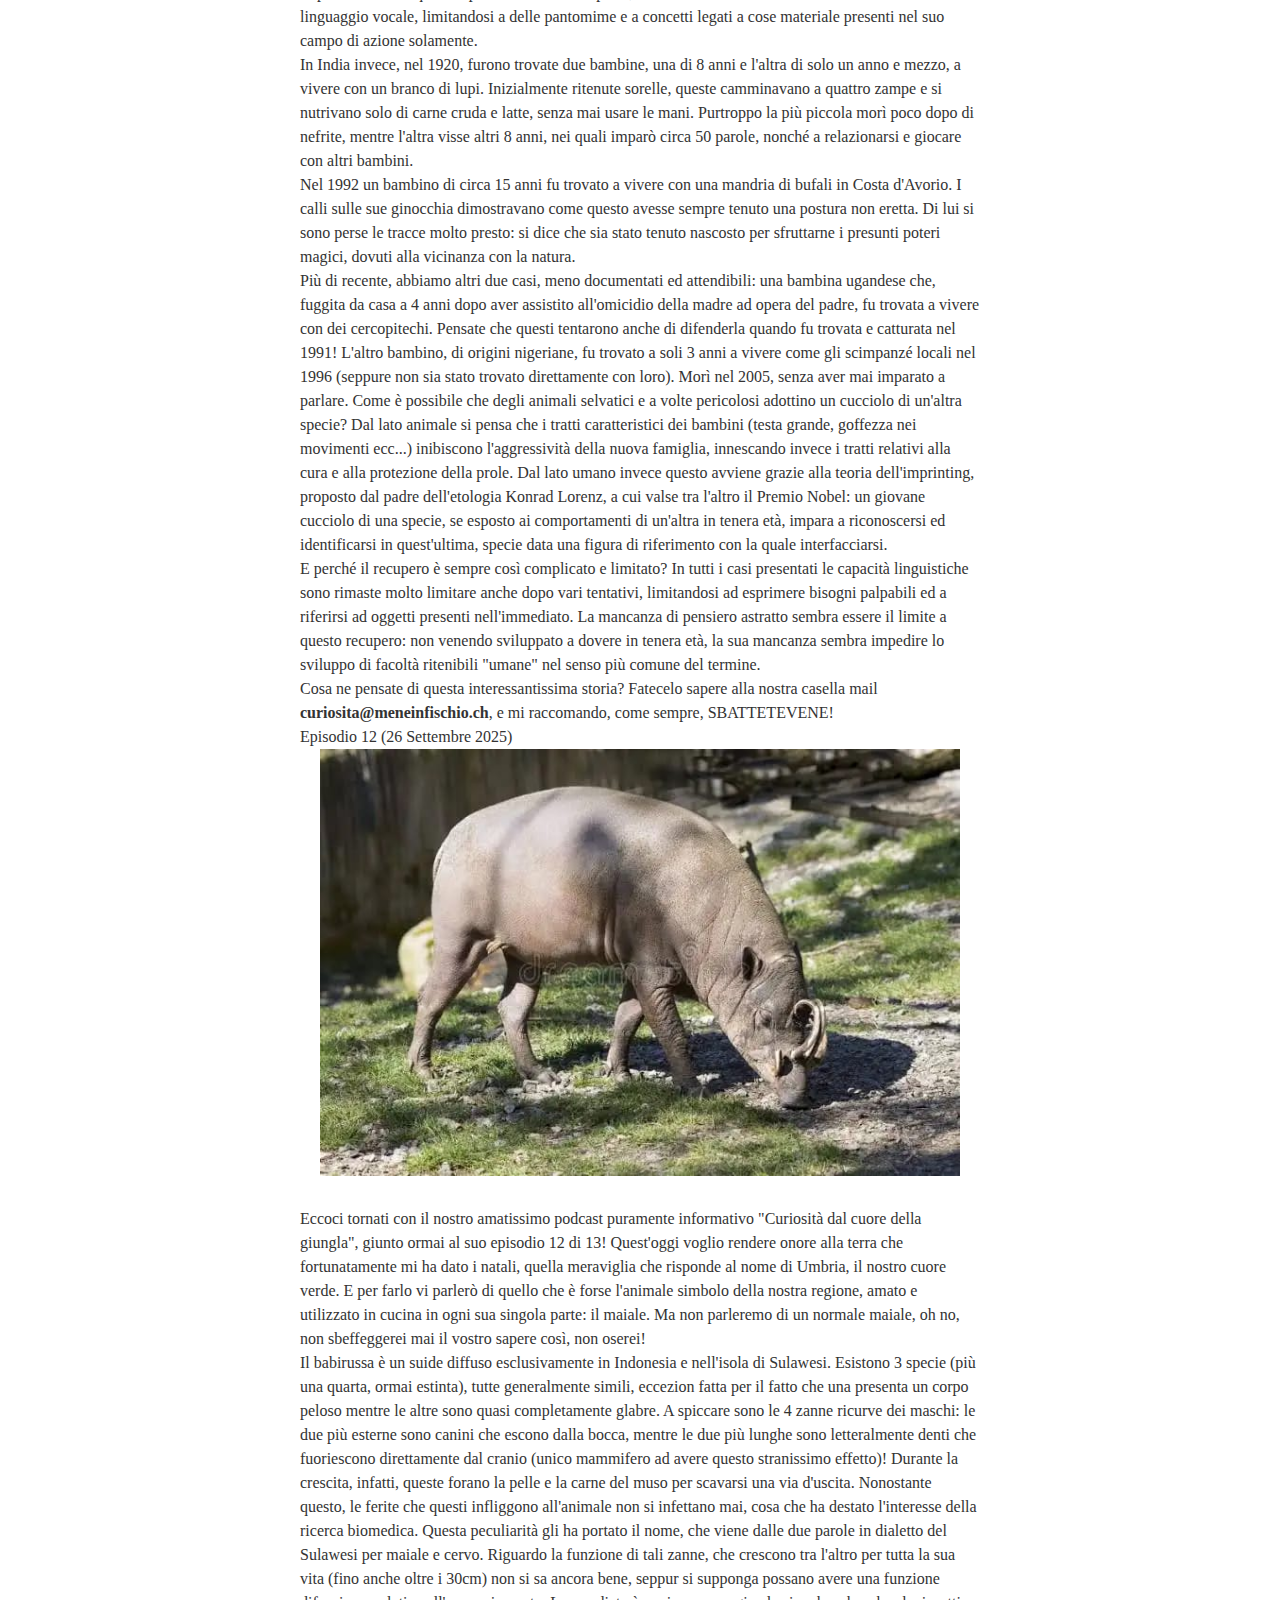
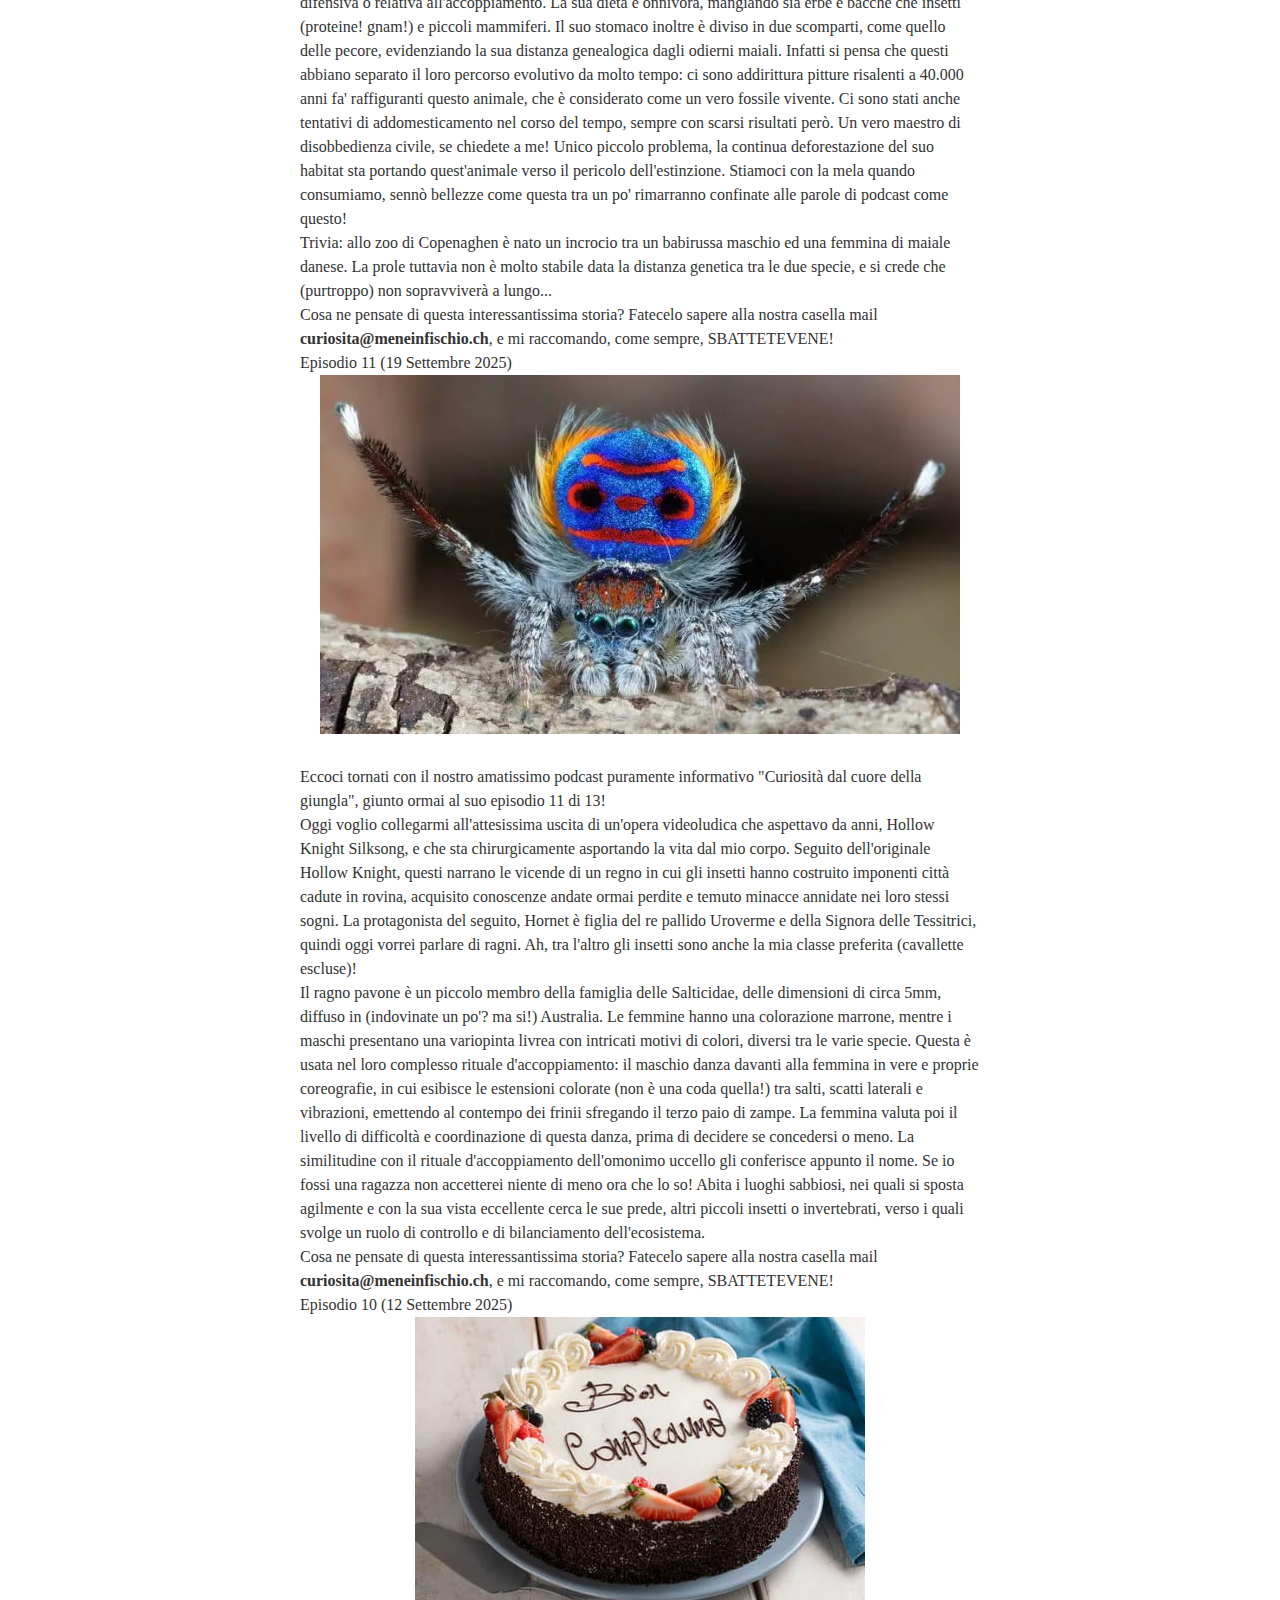
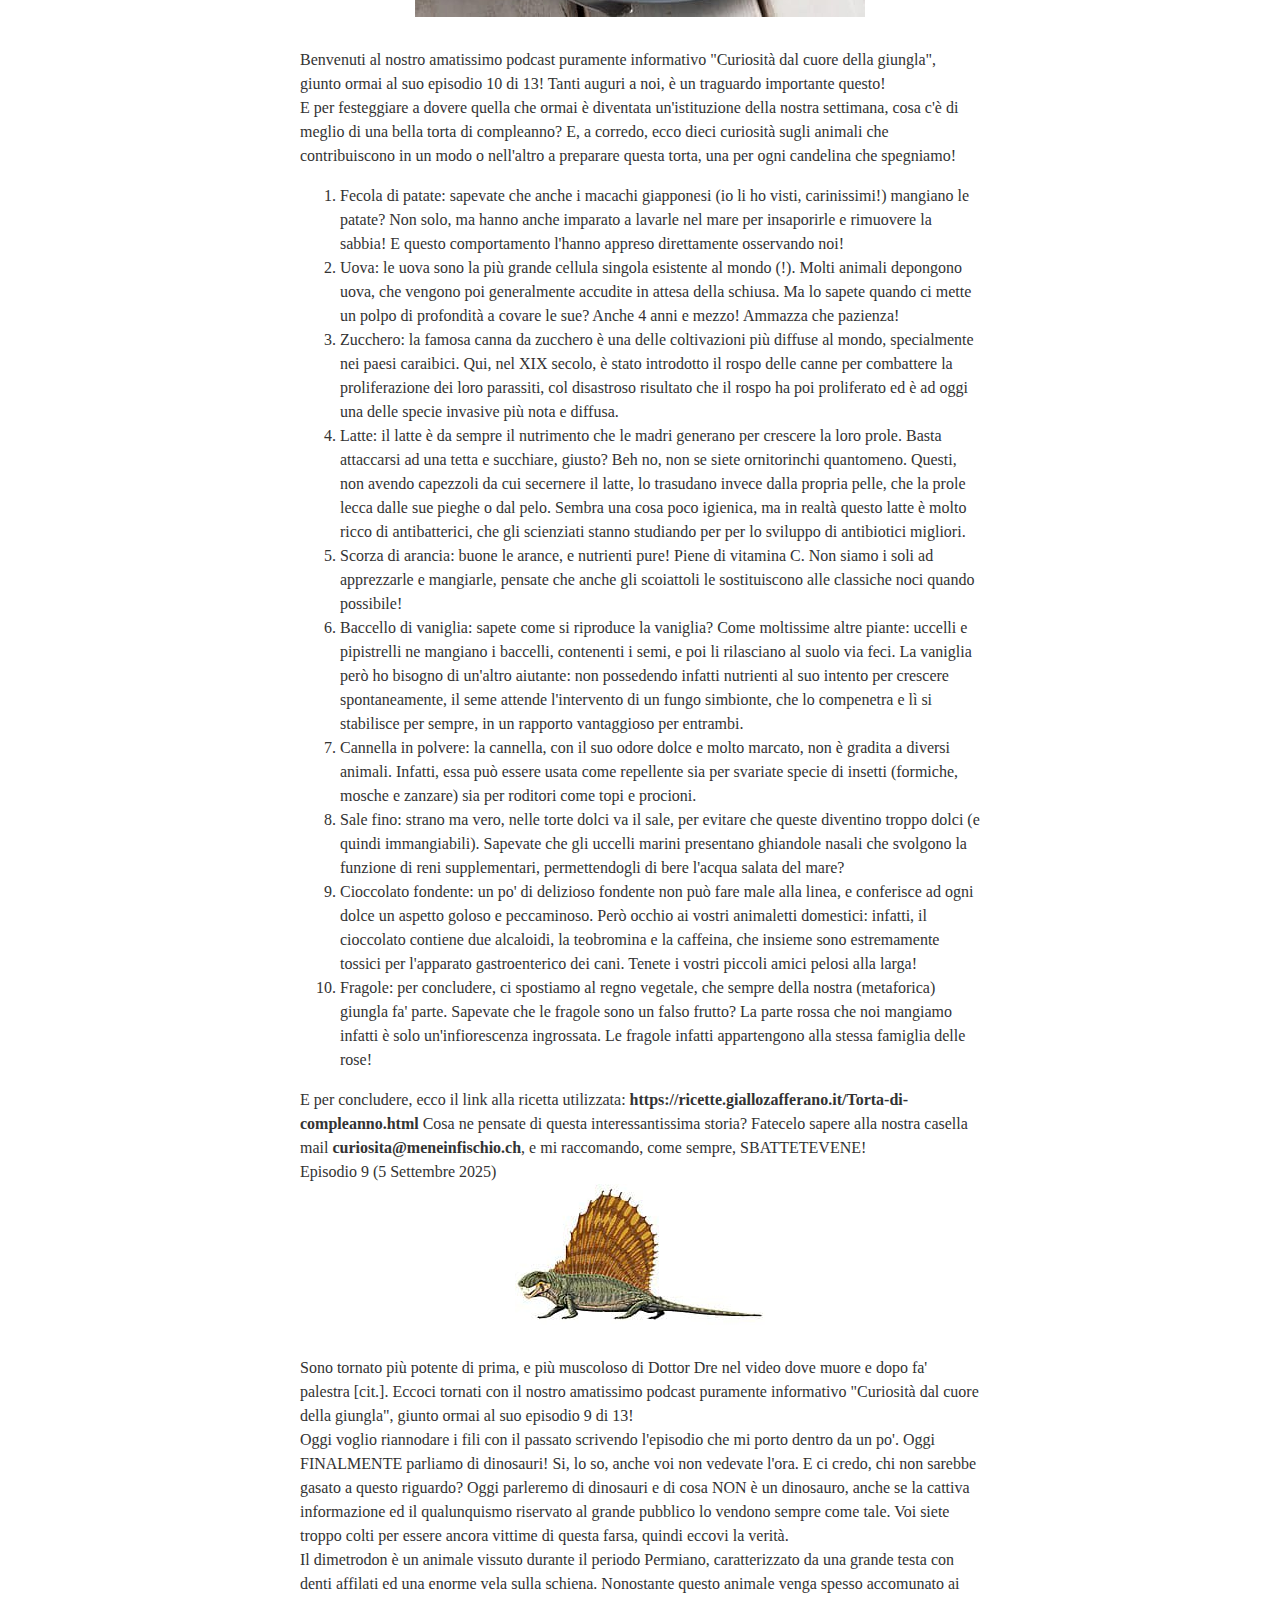
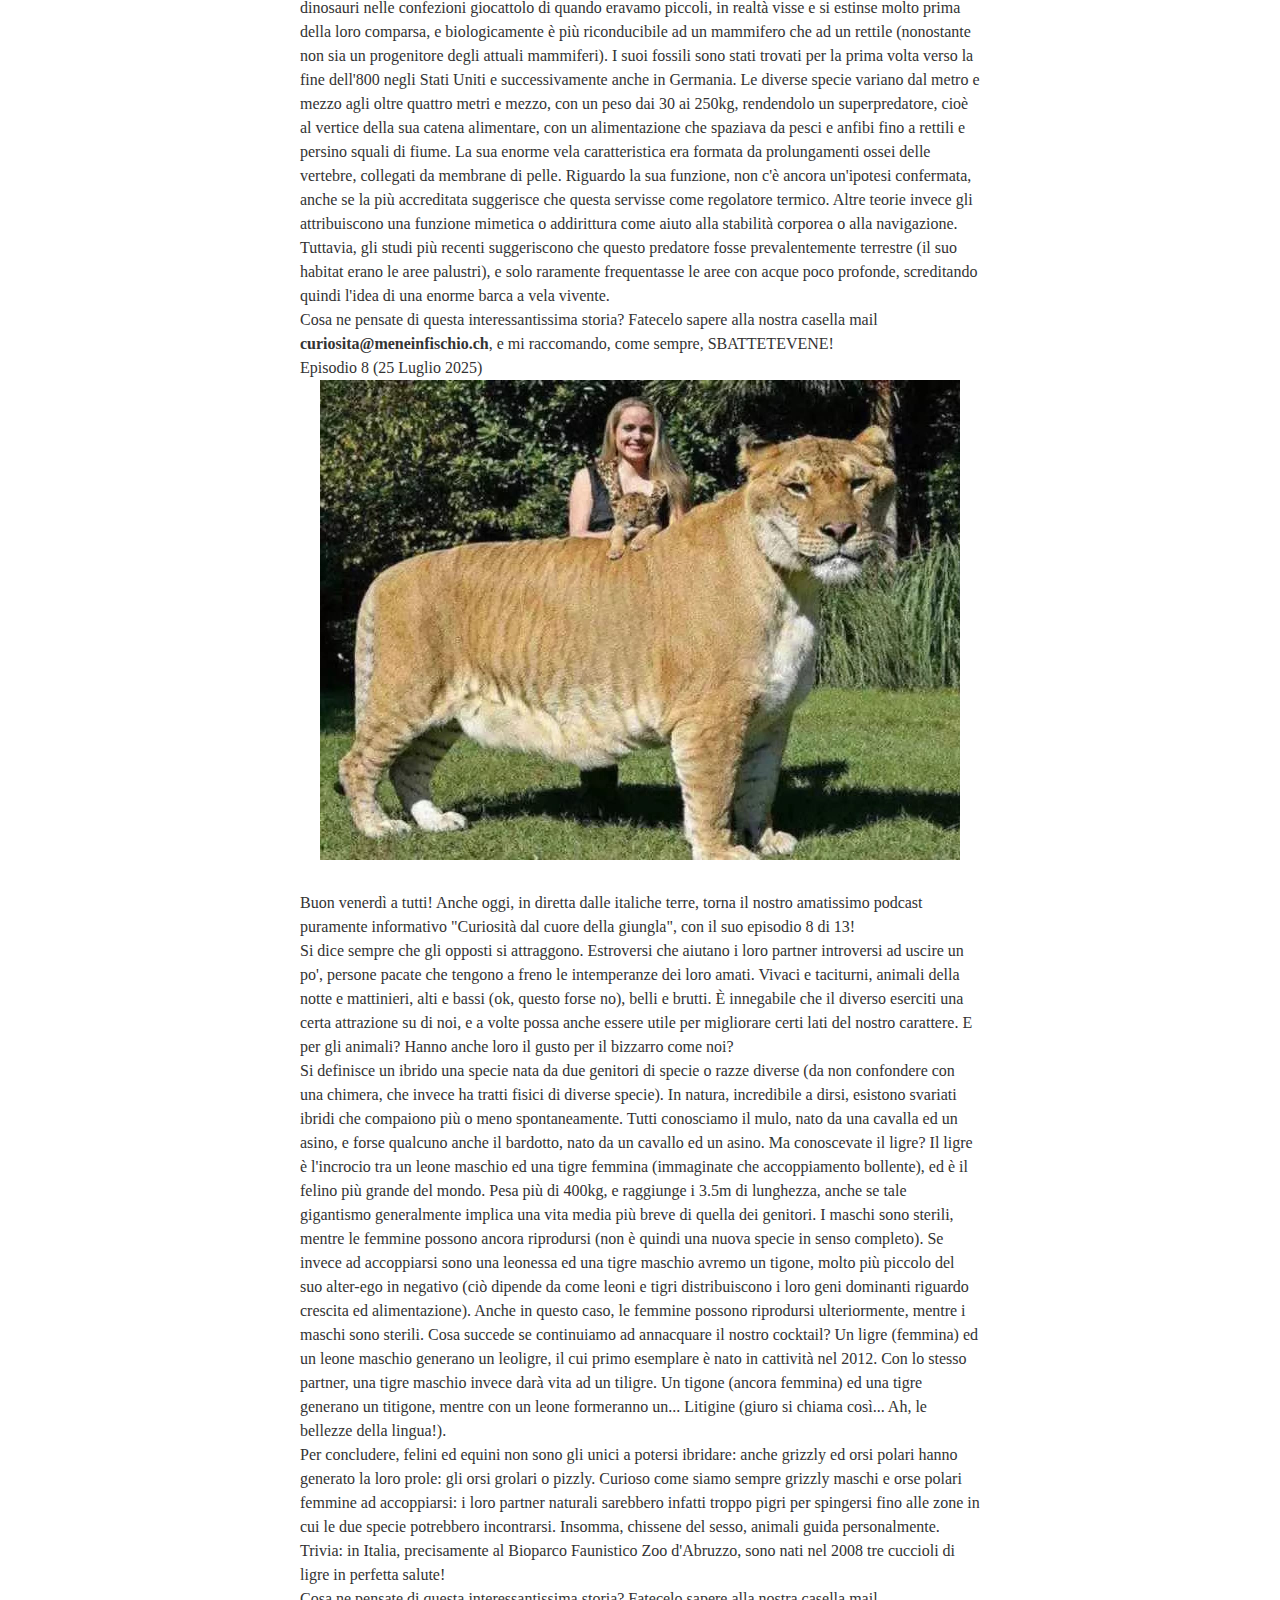
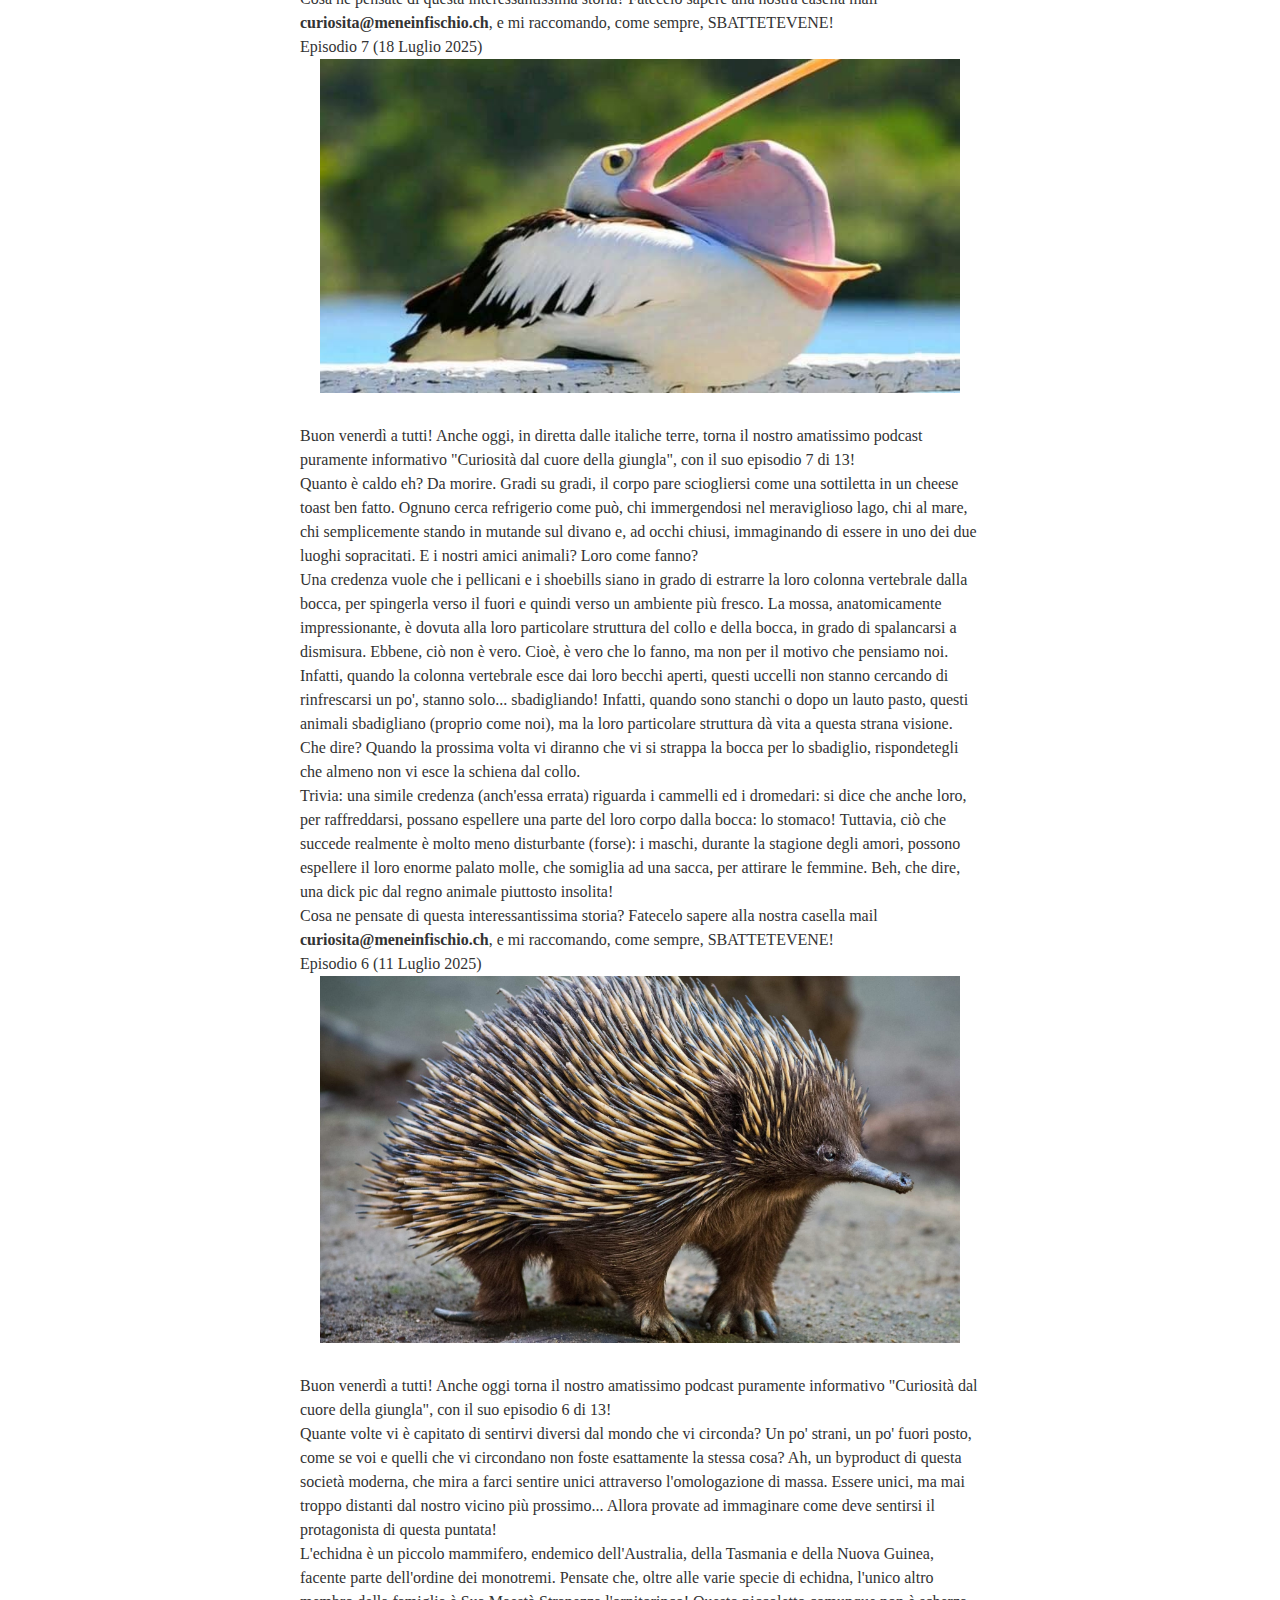
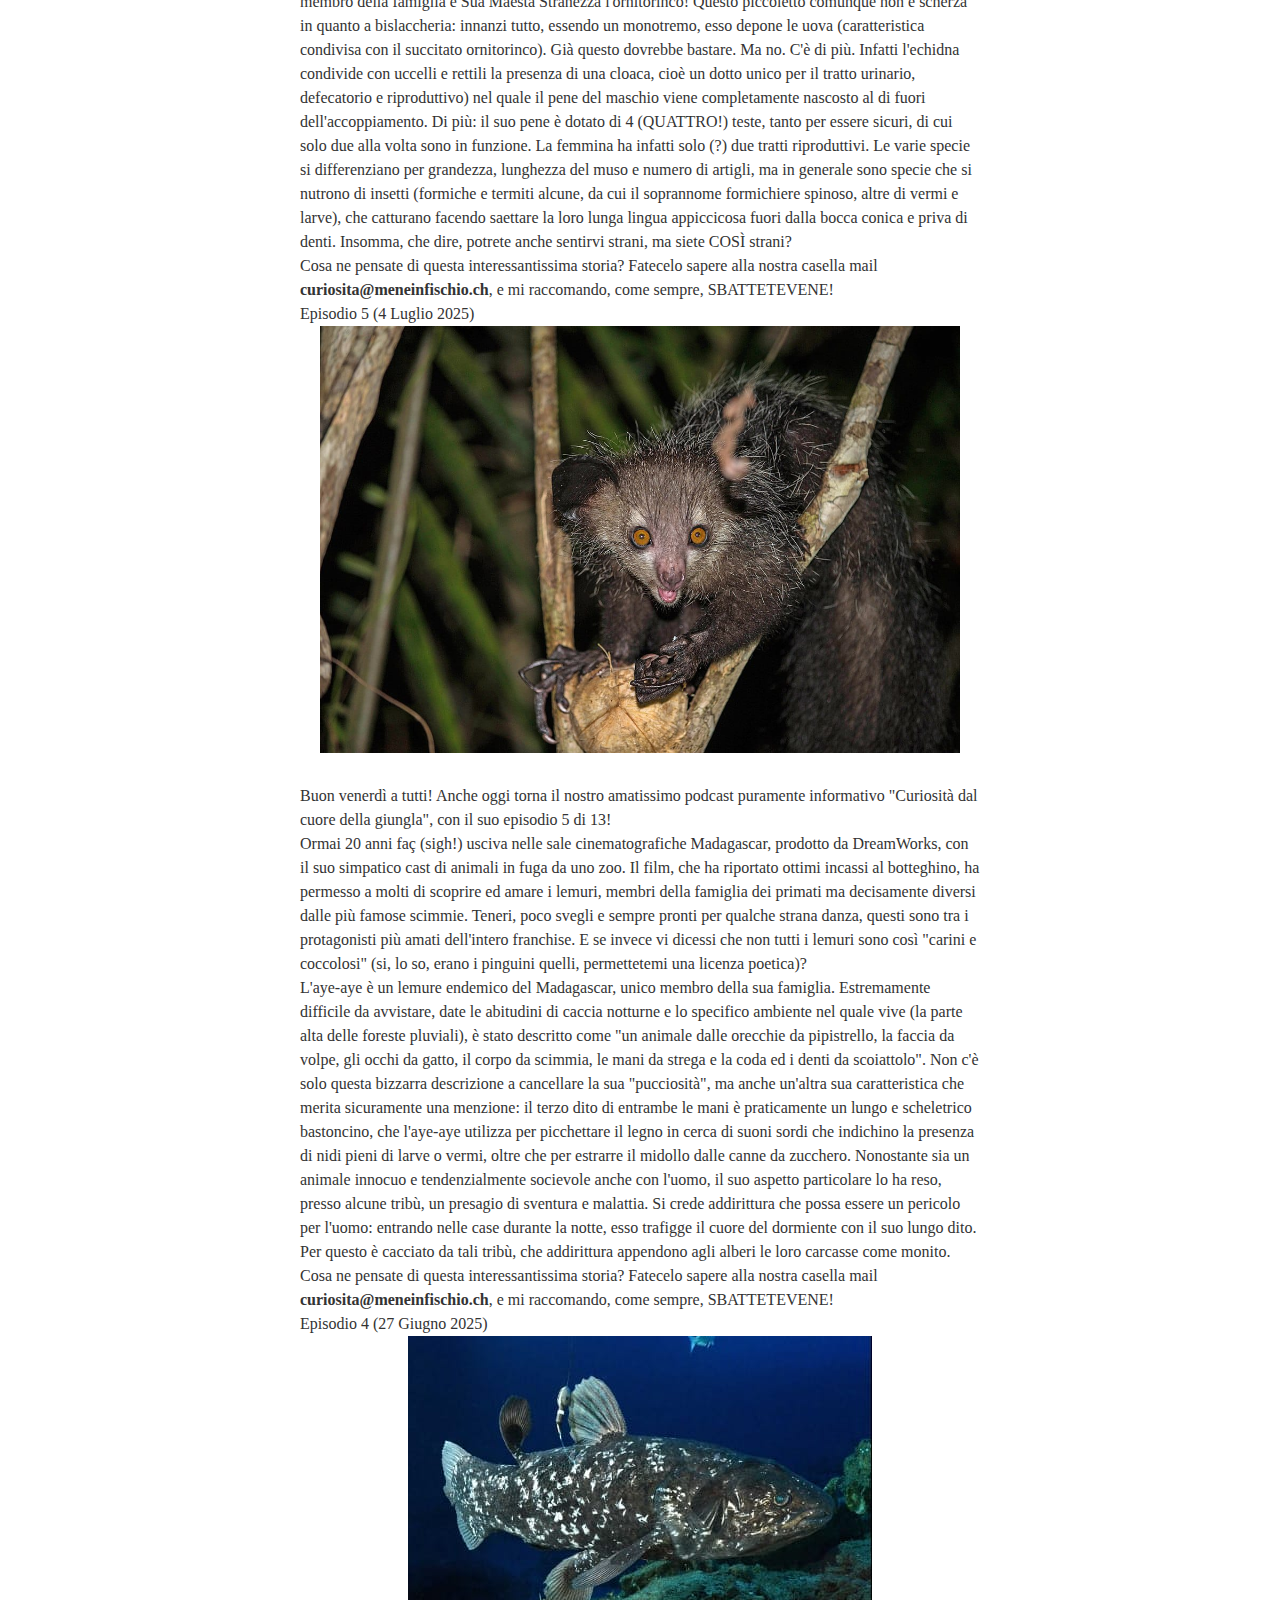
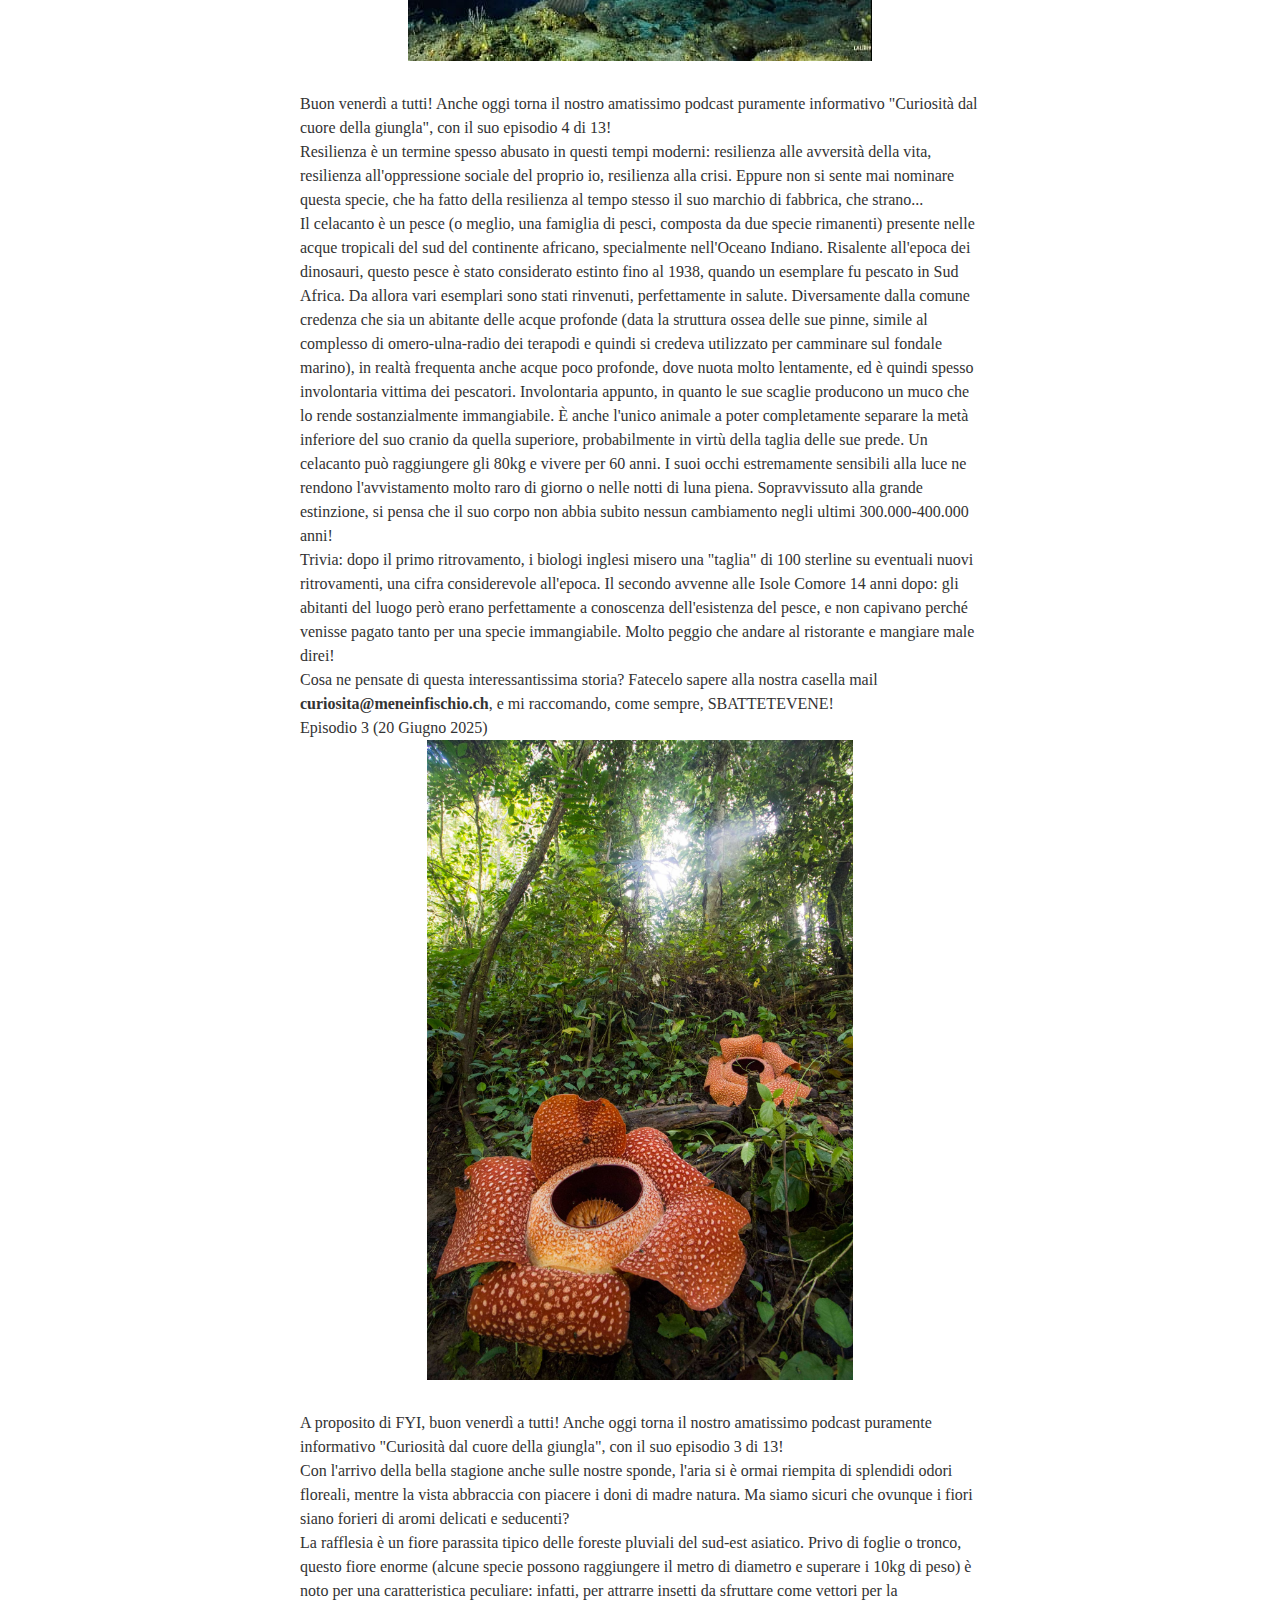
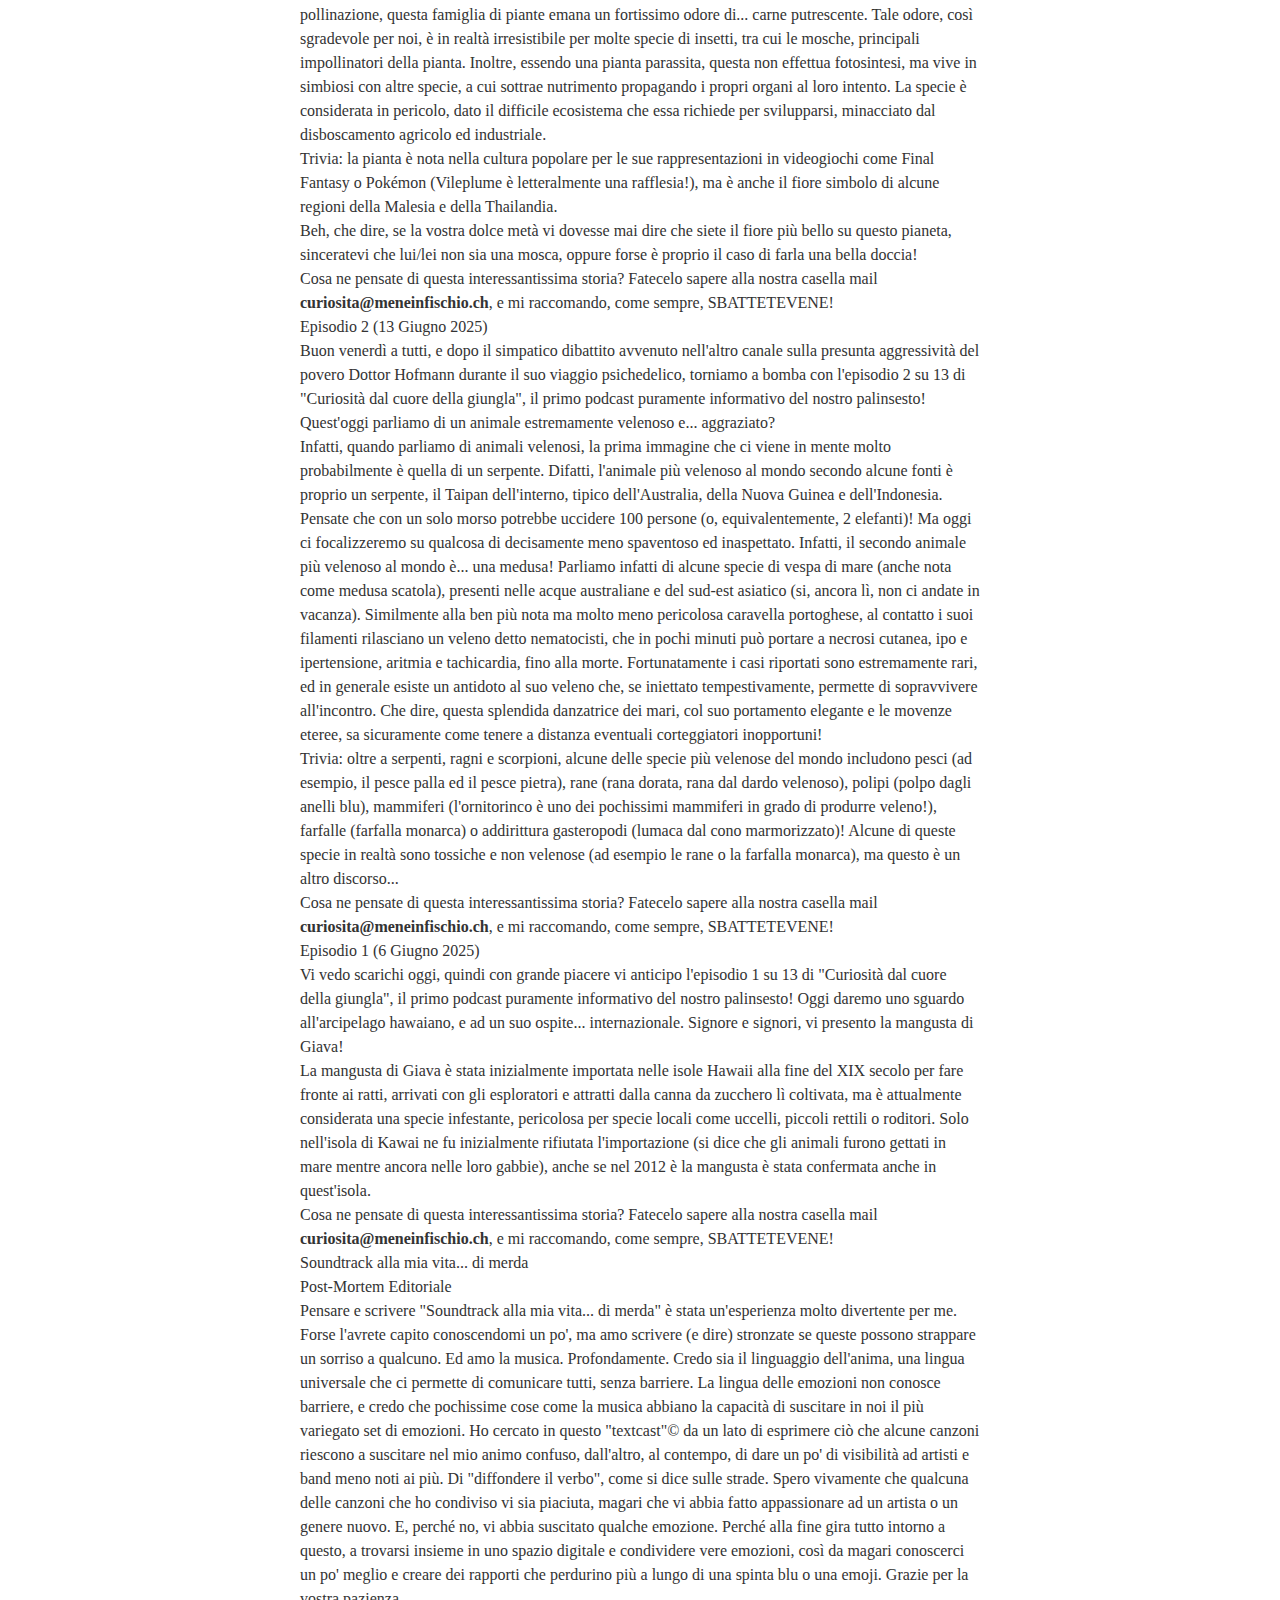
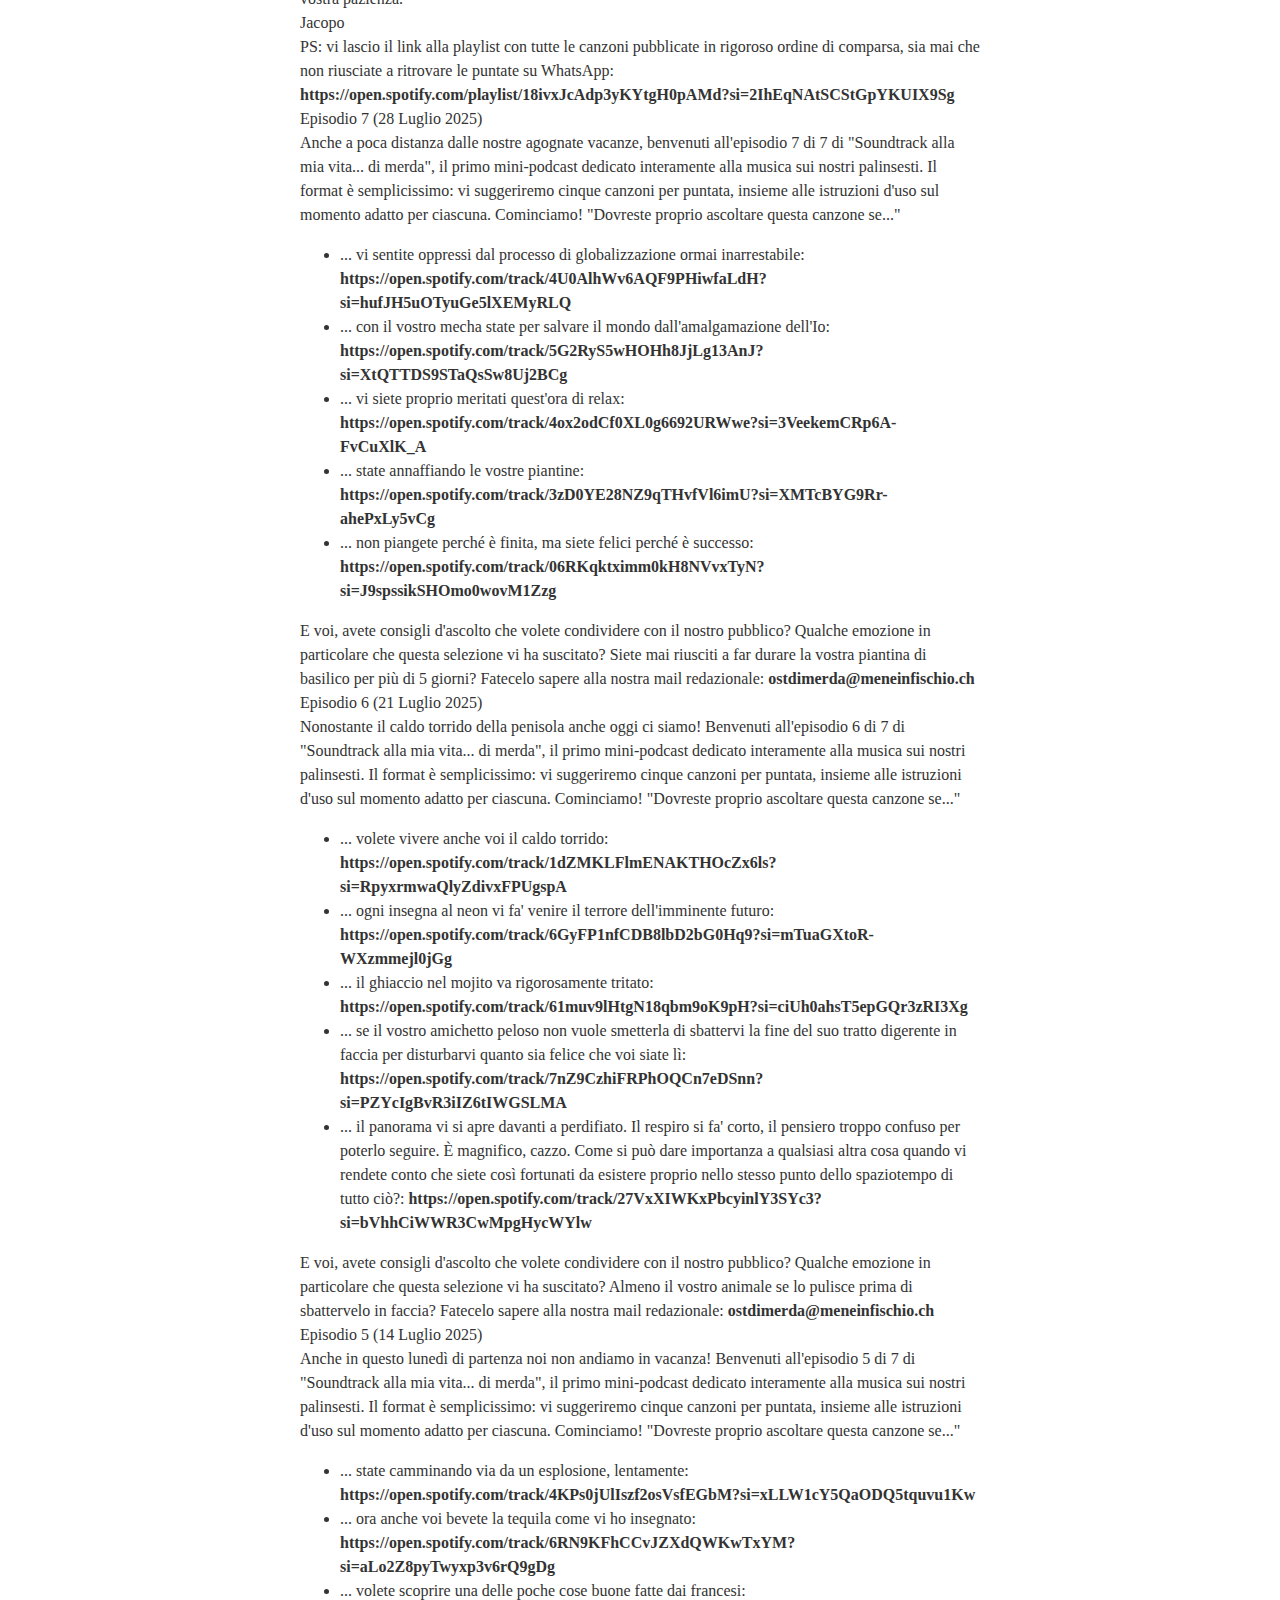
<file: podcast/index.html>
<!DOCTYPE html>
<html lang="it">
    <head>
        <meta charset="utf-8">
        <meta http-equiv="X-UA-Compatible" content="IE=edge">
        <meta name="viewport" content="width=device-width, initial-scale=1">
        <title>Jacopo Castellini</title>
        <meta name="description" content="Jacopo Castellini personal writing page.">
        <link rel="stylesheet" href="../style.css">
        <style>
            img {
                max-width: 40rem;
                max-height: 40rem;
            }
            video {
                max-width: 40rem;
                max-height: 40rem;
            }
            .menu-item-smaller {
                width: 19.5%;
            }
            @media(max-width: 600px) {
                img {
                    max-width: 20rem;
                    max-height: 20rem;
                }
                video {
                    max-width: 20rem;
                    max-height: 20rem;
                }
                .menu-item-smaller {
                    display: block;
                    margin-bottom: 0;
                    width: 100%;
                }
            }
        </style>
        <script src="toggler.js"></script>
    </head>
    <body>
        <div class="wrapper">
            <header>
                <div id="title">Textcast</div>
            </header>
            <nav>
                <div class="menu-item menu-item-smaller" onclick="toggleSection('animali-container')">Animali</div>
                <div class="menu-item menu-item-smaller" onclick="toggleSection('musica-container')">Musica</div>
                <div class="menu-item menu-item-smaller" onclick="toggleSection('giappone-container')">Giappone</div>
                <div class="menu-item menu-item-smaller" onclick="toggleSection('mostri-container')">Mostri</div>
                <div class="menu-item menu-item-smaller" onclick="toggleSection('racconti-container')">Racconti</div>
            </nav>
            <section id="animali-container">
                <div class="resume-item">
                    <div class="item-title">Curiosità dal cuore della giungla</div>
                    <div class="item-description">Post-Mortem Editoriale</div>
                    <div class="item-text">E quindi anche questa bellissima epopea è finita! La mia prima epopea editoriale. La mia preferita. Anche perché parla di qualcosa che ci è comune: l'ambiente nel quale viviamo.<br>
                    <i>"'Cause my friend said he'd take you home<br>
                    He sits in a corner all alone<br>
                    He lives under a waterfall<br>
                    Nobody can see him<br>
                    Nobody can ever hear him call<br>
                    Nobody can ever hear him call"</i><br>
                    Forse i nostri compagni della giungla sono come l'amico dei fratelli Gallagher: vivono sotto una cascata, e nessuno può neppure sentirli chiamare. Un po' come noi, certe volte. O forse no, forse non viviamo sotto una cascata noi, ma viviamo nel pieno del lago dove questa confluisce. Circondati di gocce d'acqua. E con queste gocce d'acqua dovremmo imparare a convivere. A spartire la superficie della sfera che ci dà da vivere. Spero che con questo textcast©, oltre ad avermi divertito un botto nello scriverlo (che di per sé è già un traguardo!), abbia comunicato a qualcuno di voi l'unicità e l'incredibile meraviglia con la quale siamo così fortunati da dividerla. Spero che i miei interventi ormai settimanali, oltre a strapparvi una risata (che è il mio primario obiettivo, sia mai!) vi abbiano anche messo curiosità sull'ambiente che ci circonda e sui suoi inquilini. Inquilini i quali, in qualità di loro coinquilini prima di tutto e di specie alpha che tanto ci vantiamo di essere su questo pianeta poi, dovremmo imparare ad amare e proteggere. Proteggere, ahimè, da noi stessi. Ora, non mi lascerò certo andare al classico messaggio in cui siamo tutti fratelli e ci vogliamo tanto bene, oh no, non sarebbe da me. Spero però che le zanne del babirussa o il veleno della cubomedusa vi abbiamo messo curiosità addosso, la stessa curiosità che mi muove ogni settimana nel metterci la faccia sulle 15 righe che vi scrivo. Se anche solo una goccia di questa curiosità vi è entrata nel corpo, allora posso ritenere "Curiosità dal cuore della giungla" un successo più grande di quello che potessi mai sperare.
                    PS: per tutte le new entry curiose, o per le vecchie canaglie nostalgiche, tutti gli episodi del nostro podcast (e di quelli precedenti, se siete curiosi) sono disponibili sul mio sito web qui: <a class="my-link" href="https://opocaj92.github.io/podcast/">https://opocaj92.github.io/podcast/</a><br>
                    Grazie di sopportarmi a cadenza settimanale, e a reti unificare. Ci sentiamo presto!<br>
                    Jacopo
                    </div> 
                </div>
                <div class="resume-item">
                    <div class="item-description">Episodio 13 (3 Ottobre 2025)</div>
                    <center><img src="img/giungla13.jpg"></center><br>
                    <div class="item-text">CI SIAMO! Eccoci col l'ultimo episodio del nostro amatissimo podcast puramente informativo "Curiosità dal cuore della giungla". 13 DI 13 SIGNORE E SIGNORI!<br>
                    E per la nostra ultima puntata potevamo non parlare dell'animale più speciale di tutti? Quello che da quando è comparso su questo pianeta ha inesorabilmente piegato tutto e tutti al suo volere, fino a rendere questo pianeta il SUO pianeta (anche un po' troppo)? La specie animale di cui anche noi facciamo parte! Eppure certe volte c'è qualche umano che, diciamo così, ricrea i suoi legami con la natura in un modo più profondo.<br>
                    Solo registrati circa 100 casi di bambini abbandonati in un ambiente selvaggio e ritrovati a vivere con gli animali. Il primo caso risale addirittura al 1344 ed è documentato da nientemeno che Carlo Linneo in persona: un bambino di circa 10 anni fu trovato a vivere tra un branco di lupi. Ma è nel 1798 che si registra il caso più famoso: in Francia viene trovato un bambino di 12 anni nei boschi vicino Aveyron: completamente nudo, mordeva e graffiava come un animale. Dopo essere passato per nutrici e balie, fu portato in un centro per sordomuti a Parigi per tentarne il recupero. Tuttavia, nonostante il bambino imparò a scrivere qualche parola di senso compiuto, non riusci mai ad utilizzare correttamente il linguaggio vocale, limitandosi a delle pantomime e a concetti legati a cose materiale presenti nel suo campo di azione solamente.<br>
                    In India invece, nel 1920, furono trovate due bambine, una di 8 anni e l'altra di solo un anno e mezzo, a vivere con un branco di lupi. Inizialmente ritenute sorelle, queste camminavano a quattro zampe e si nutrivano solo di carne cruda e latte, senza mai usare le mani. Purtroppo la più piccola morì poco dopo di nefrite, mentre l'altra visse altri 8 anni, nei quali imparò circa 50 parole, nonché a relazionarsi e giocare con altri bambini.<br>
                    Nel 1992 un bambino di circa 15 anni fu trovato a vivere con una mandria di bufali in Costa d'Avorio. I calli sulle sue ginocchia dimostravano come questo avesse sempre tenuto una postura  non eretta. Di lui si sono perse le tracce molto presto: si dice che sia stato tenuto nascosto per sfruttarne i presunti poteri magici, dovuti alla vicinanza con la natura.<br>
                    Più di recente, abbiamo altri due casi, meno documentati ed attendibili: una bambina ugandese che, fuggita da casa a 4 anni dopo aver assistito all'omicidio della madre ad opera del padre, fu trovata a vivere con dei cercopitechi. Pensate che questi tentarono anche di difenderla quando fu trovata e catturata nel 1991! L'altro bambino, di origini nigeriane, fu trovato a soli 3 anni a vivere come gli scimpanzé locali nel 1996 (seppure non sia stato trovato direttamente con loro). Morì nel 2005, senza aver mai imparato a parlare.
                    Come è possibile che degli animali selvatici e a volte pericolosi adottino un cucciolo di un'altra specie? Dal lato animale si pensa che i tratti caratteristici dei bambini (testa grande, goffezza nei movimenti ecc...) inibiscono l'aggressività della nuova famiglia, innescando invece i tratti relativi alla cura e alla protezione della prole. Dal lato umano invece questo avviene grazie alla teoria dell'imprinting, proposto dal padre dell'etologia Konrad Lorenz, a cui valse tra l'altro il Premio Nobel: un giovane cucciolo di una specie, se esposto ai comportamenti di un'altra in tenera età, impara a riconoscersi ed identificarsi in quest'ultima, specie data una figura di riferimento con la quale interfacciarsi.<br>
                    E perché il recupero è sempre così complicato e limitato? In tutti i casi presentati le capacità linguistiche sono rimaste molto limitare anche dopo vari tentativi, limitandosi ad esprimere bisogni palpabili ed a riferirsi ad oggetti presenti nell'immediato. La mancanza di pensiero astratto sembra essere il limite a questo recupero: non venendo sviluppato a dovere in tenera età, la sua mancanza sembra impedire lo sviluppo di facoltà ritenibili "umane" nel senso più comune del termine.<br>
                    Cosa ne pensate di questa interessantissima storia? Fatecelo sapere alla nostra casella mail <a class="my-link" href="mailto:curiosita@meneinfischio.ch">curiosita@meneinfischio.ch</a>, e mi raccomando, come sempre, SBATTETEVENE!
                    </div> 
                </div>
                <div class="resume-item">
                    <div class="item-description">Episodio 12 (26 Settembre 2025)</div>
                    <center><img src="img/giungla12.jpg"></center><br>
                    <div class="item-text">Eccoci tornati con il nostro amatissimo podcast puramente informativo "Curiosità dal cuore della giungla", giunto ormai al suo episodio 12 di 13!
                    Quest'oggi voglio rendere onore alla terra che fortunatamente mi ha dato i natali, quella meraviglia che risponde al nome di Umbria, il nostro cuore verde. E per farlo vi parlerò di quello che è forse l'animale simbolo della nostra regione, amato e utilizzato in cucina in ogni sua singola parte: il maiale. Ma non parleremo di un normale maiale, oh no, non sbeffeggerei mai il vostro sapere così, non oserei!<br>
                    Il babirussa è un suide diffuso esclusivamente  in Indonesia e nell'isola di Sulawesi. Esistono 3 specie (più una quarta, ormai estinta), tutte generalmente simili, eccezion fatta per il fatto che una presenta un corpo peloso mentre le altre sono quasi completamente glabre. A spiccare sono le 4 zanne ricurve dei maschi: le due più esterne sono canini che escono dalla bocca, mentre le due più lunghe sono letteralmente denti che fuoriescono direttamente dal cranio (unico mammifero ad avere questo stranissimo effetto)! Durante la crescita, infatti, queste forano la pelle e la carne del muso per scavarsi una via d'uscita. Nonostante questo, le ferite che questi infliggono all'animale non si infettano mai, cosa che ha destato l'interesse della ricerca biomedica. Questa peculiarità gli ha portato il nome, che viene dalle due parole in dialetto del Sulawesi per maiale e cervo. Riguardo la funzione di tali zanne, che crescono tra l'altro per tutta la sua vita (fino anche oltre i 30cm) non si sa ancora bene, seppur si supponga possano avere una funzione difensiva o relativa all'accoppiamento. La sua dieta è onnivora, mangiando sia erbe e bacche che insetti (proteine! gnam!) e piccoli mammiferi. Il suo stomaco inoltre è diviso in due scomparti, come quello delle pecore, evidenziando la sua distanza genealogica dagli odierni maiali. Infatti si pensa che questi abbiano separato il loro percorso evolutivo da molto tempo: ci sono addirittura pitture risalenti a 40.000 anni fa' raffiguranti questo animale, che è considerato come un vero fossile vivente. Ci sono stati anche tentativi di addomesticamento nel corso del tempo, sempre con scarsi risultati però. Un vero maestro di disobbedienza civile, se chiedete a me! Unico piccolo problema, la continua deforestazione del suo habitat sta portando quest'animale verso il pericolo dell'estinzione. Stiamoci con la mela quando consumiamo, sennò bellezze come questa tra un po' rimarranno confinate alle parole di podcast come questo!<br>
                    Trivia: allo zoo di Copenaghen è nato un incrocio tra un babirussa maschio ed una femmina di maiale danese. La prole tuttavia non è molto stabile data la distanza genetica tra le due specie, e si crede che (purtroppo) non sopravviverà a lungo...<br>
                    Cosa ne pensate di questa interessantissima storia? Fatecelo sapere alla nostra casella mail <a class="my-link" href="mailto:curiosita@meneinfischio.ch">curiosita@meneinfischio.ch</a>, e mi raccomando, come sempre, SBATTETEVENE!
                    </div> 
                </div>
                <div class="resume-item">
                    <div class="item-description">Episodio 11 (19 Settembre 2025)</div>
                    <center><img src="img/giungla11.jpg"></center><br>
                    <div class="item-text">Eccoci tornati con il nostro amatissimo podcast puramente informativo "Curiosità dal cuore della giungla", giunto ormai al suo episodio 11 di 13!<br>
                    Oggi voglio collegarmi all'attesissima uscita di un'opera videoludica che aspettavo da anni, Hollow Knight Silksong, e che sta chirurgicamente asportando la vita dal mio corpo. Seguito dell'originale Hollow Knight, questi narrano le vicende di un regno in cui gli insetti hanno costruito imponenti città cadute in rovina, acquisito conoscenze andate ormai perdite e temuto minacce annidate nei loro stessi sogni. La protagonista del seguito, Hornet è figlia del re pallido Uroverme e della Signora delle Tessitrici, quindi oggi vorrei parlare di ragni. Ah, tra l'altro gli insetti sono anche la mia classe preferita (cavallette escluse)!<br>
                    Il ragno pavone è un piccolo membro della famiglia delle Salticidae, delle dimensioni di circa 5mm, diffuso in (indovinate un po'? ma si!) Australia. Le femmine hanno una colorazione marrone, mentre i maschi presentano una variopinta livrea con intricati motivi di colori, diversi tra le varie specie. Questa è usata nel loro complesso rituale d'accoppiamento: il maschio danza davanti alla femmina in vere e proprie coreografie, in cui esibisce le estensioni colorate (non è una coda quella!) tra salti, scatti laterali e vibrazioni, emettendo al contempo dei frinii sfregando il terzo paio di zampe. La femmina valuta poi il livello di difficoltà e coordinazione di questa danza, prima di decidere se concedersi o meno. La similitudine con il rituale d'accoppiamento dell'omonimo uccello gli conferisce appunto il nome. Se io fossi una ragazza non accetterei niente di meno ora che lo so! Abita i luoghi sabbiosi, nei quali si sposta agilmente e con la sua vista eccellente cerca le sue prede, altri piccoli insetti o invertebrati, verso i quali svolge un ruolo di controllo e di bilanciamento dell'ecosistema.<br>
                    Cosa ne pensate di questa interessantissima storia? Fatecelo sapere alla nostra casella mail <a class="my-link" href="mailto:curiosita@meneinfischio.ch">curiosita@meneinfischio.ch</a>, e mi raccomando, come sempre, SBATTETEVENE!
                    </div> 
                </div>
                <div class="resume-item">
                    <div class="item-description">Episodio 10 (12 Settembre 2025)</div>
                    <center><img src="img/giungla10.jpg"></center><br>
                    <div class="item-text">Benvenuti al nostro amatissimo podcast puramente informativo "Curiosità dal cuore della giungla", giunto ormai al suo episodio 10 di 13! Tanti auguri a noi, è un traguardo importante questo!<br>
                    E per festeggiare a dovere quella che ormai è diventata un'istituzione della nostra settimana, cosa c'è di meglio di una bella torta di compleanno? E, a corredo, ecco dieci curiosità sugli animali che contribuiscono in un modo o nell'altro a preparare questa torta, una per ogni candelina che spegniamo!
                    <ol>
                    <li>Fecola di patate: sapevate che anche i macachi giapponesi (io li ho visti, carinissimi!) mangiano le patate? Non solo, ma hanno anche imparato a lavarle nel mare per insaporirle e rimuovere la sabbia! E questo comportamento l'hanno appreso direttamente osservando noi!</li>
                    <li>Uova: le uova sono la più grande cellula singola esistente al mondo (!). Molti animali depongono uova, che vengono poi generalmente accudite in attesa della schiusa. Ma lo sapete quando ci mette un polpo di profondità a covare le sue? Anche 4 anni e mezzo! Ammazza che pazienza!</li>
                    <li>Zucchero: la famosa canna da zucchero è una delle coltivazioni più diffuse al mondo, specialmente nei paesi caraibici. Qui, nel XIX secolo, è stato introdotto il rospo delle canne per combattere la proliferazione dei loro parassiti, col disastroso risultato che il rospo ha poi proliferato ed è ad oggi una delle specie invasive più nota e diffusa.</li>
                    <li>Latte: il latte è da sempre il nutrimento che le madri generano per crescere la loro prole. Basta attaccarsi ad una tetta e succhiare, giusto? Beh no, non se siete ornitorinchi quantomeno. Questi, non avendo capezzoli da cui secernere il latte, lo trasudano invece dalla propria pelle, che la prole lecca dalle sue pieghe o dal pelo. Sembra una cosa poco igienica, ma in realtà questo latte è molto ricco di antibatterici, che gli scienziati stanno studiando per per lo sviluppo di antibiotici migliori.</li>
                    <li>Scorza di arancia: buone le arance, e nutrienti pure! Piene di vitamina C. Non siamo i soli ad apprezzarle e mangiarle, pensate che anche gli scoiattoli le sostituiscono alle classiche noci quando possibile!</li>
                    <li>Baccello di vaniglia: sapete come si riproduce la vaniglia? Come moltissime altre piante: uccelli e pipistrelli ne mangiano i baccelli, contenenti i semi, e poi li rilasciano al suolo via feci. La vaniglia però ho bisogno di un'altro aiutante: non possedendo infatti nutrienti al suo intento per crescere spontaneamente, il seme attende l'intervento di un fungo simbionte, che lo compenetra e lì si stabilisce per sempre, in un rapporto vantaggioso per entrambi.</li>
                    <li>Cannella in polvere: la cannella, con il suo odore dolce e molto marcato, non è gradita a diversi animali. Infatti, essa può essere usata come repellente sia per svariate specie di insetti (formiche, mosche e zanzare) sia per roditori come topi e procioni.</li>
                    <li>Sale fino: strano ma vero, nelle torte dolci va il sale, per evitare che queste diventino troppo dolci (e quindi immangiabili). Sapevate che gli uccelli marini presentano ghiandole nasali che svolgono la funzione di reni supplementari, permettendogli di bere l'acqua salata del mare?</li>
                    <li>Cioccolato fondente: un po' di delizioso fondente non può fare male alla linea, e conferisce ad ogni dolce un aspetto goloso e peccaminoso. Però occhio ai vostri animaletti domestici: infatti, il cioccolato contiene due alcaloidi, la teobromina e la caffeina, che insieme sono estremamente tossici per l'apparato gastroenterico dei cani. Tenete i vostri piccoli amici pelosi alla larga!</li>
                    <li>Fragole: per concludere, ci spostiamo al regno vegetale, che sempre della nostra (metaforica) giungla fa' parte. Sapevate che le fragole sono un falso frutto? La parte rossa che noi mangiamo infatti è solo un'infiorescenza ingrossata. Le fragole infatti appartengono alla stessa famiglia delle rose!</li>
                    </ol>
                    E per concludere, ecco il link alla ricetta utilizzata: <a class="my-link" href="https://ricette.giallozafferano.it/Torta-di-compleanno.html">https://ricette.giallozafferano.it/Torta-di-compleanno.html</a>
                    Cosa ne pensate di questa interessantissima storia? Fatecelo sapere alla nostra casella mail <a class="my-link" href="mailto:curiosita@meneinfischio.ch">curiosita@meneinfischio.ch</a>, e mi raccomando, come sempre, SBATTETEVENE!
                    </div> 
                </div>
                <div class="resume-item">
                    <div class="item-description">Episodio 9 (5 Settembre 2025)</div>
                    <center><img src="img/giungla9.jpg"></center><br>
                    <div class="item-text">Sono tornato più potente di prima, e più muscoloso di Dottor Dre nel video dove muore e dopo fa' palestra [cit.]. Eccoci tornati con il nostro amatissimo podcast puramente informativo "Curiosità dal cuore della giungla", giunto ormai al suo episodio 9 di 13!<br>
                    Oggi voglio riannodare i fili con il passato scrivendo l'episodio che mi porto dentro da un po'. Oggi FINALMENTE parliamo di dinosauri! Si, lo so, anche voi non vedevate l'ora. E ci credo, chi non sarebbe gasato a questo riguardo? Oggi parleremo di dinosauri e di cosa NON è un dinosauro, anche se la cattiva informazione ed il qualunquismo riservato al grande pubblico lo vendono sempre come tale. Voi siete troppo colti per essere ancora vittime di questa farsa, quindi eccovi la verità.<br>
                    Il dimetrodon è un animale vissuto durante il periodo Permiano, caratterizzato da una grande testa con denti affilati ed una enorme vela sulla schiena. Nonostante questo animale venga spesso accomunato ai dinosauri nelle confezioni giocattolo di quando eravamo piccoli, in realtà visse e si estinse molto prima della loro comparsa, e biologicamente è più riconducibile ad un mammifero che ad un rettile (nonostante non sia un progenitore degli attuali mammiferi). I suoi fossili sono stati trovati per la prima volta verso la fine dell'800 negli Stati Uniti e successivamente anche in Germania. Le diverse specie variano dal metro e mezzo agli oltre quattro metri e mezzo, con un peso dai 30 ai 250kg, rendendolo un superpredatore, cioè al vertice della sua catena alimentare, con un alimentazione che spaziava da pesci e anfibi fino a rettili e persino squali di fiume. La sua enorme vela caratteristica era formata da prolungamenti ossei delle vertebre, collegati da membrane di pelle. Riguardo la sua funzione, non c'è ancora un'ipotesi confermata, anche se la più accreditata suggerisce che questa servisse come regolatore termico. Altre teorie invece gli attribuiscono una funzione mimetica o addirittura come aiuto alla stabilità corporea o alla navigazione. Tuttavia, gli studi più recenti suggeriscono che questo predatore fosse prevalentemente terrestre (il suo habitat erano le aree palustri), e solo raramente frequentasse le aree con acque poco profonde, screditando quindi l'idea di una enorme barca a vela vivente.<br>
                    Cosa ne pensate di questa interessantissima storia? Fatecelo sapere alla nostra casella mail <a class="my-link" href="mailto:curiosita@meneinfischio.ch">curiosita@meneinfischio.ch</a>, e mi raccomando, come sempre, SBATTETEVENE!
                    </div> 
                </div>
                <div class="resume-item">
                    <div class="item-description">Episodio 8 (25 Luglio 2025)</div>
                    <center><img src="img/giungla8.jpg"></center><br>
                    <div class="item-text">Buon venerdì a tutti! Anche oggi, in diretta dalle italiche terre, torna il nostro amatissimo podcast puramente informativo "Curiosità dal cuore della giungla", con il suo episodio 8 di 13!<br>
                    Si dice sempre che gli opposti si attraggono. Estroversi che aiutano i loro partner introversi ad uscire un po', persone pacate che tengono a freno le intemperanze dei loro amati. Vivaci e taciturni, animali della notte e mattinieri, alti e bassi (ok, questo forse no), belli e brutti. È innegabile che il diverso eserciti una certa attrazione su di noi, e a volte possa anche essere utile per migliorare certi lati del nostro carattere. E per gli animali? Hanno anche loro il gusto per il bizzarro come noi?<br>
                    Si definisce un ibrido una specie nata da due genitori di specie o razze diverse (da non confondere con una chimera, che invece ha tratti fisici di diverse specie). In natura, incredibile a dirsi, esistono svariati ibridi che compaiono più o meno spontaneamente. Tutti conosciamo il mulo, nato da una cavalla ed un asino, e forse qualcuno anche il bardotto, nato da un cavallo ed un asino. Ma conoscevate il ligre? Il ligre è l'incrocio tra un leone maschio ed una tigre femmina (immaginate che accoppiamento bollente), ed è il felino più grande del mondo. Pesa più di 400kg, e raggiunge i 3.5m di lunghezza, anche se tale gigantismo generalmente implica una vita media più breve di quella dei genitori. I maschi sono sterili, mentre le femmine possono ancora riprodursi (non è quindi una nuova specie in senso completo). Se invece ad accoppiarsi sono una leonessa ed una tigre maschio avremo un tigone, molto più piccolo del suo alter-ego in negativo (ciò dipende da come leoni e tigri distribuiscono i loro geni dominanti riguardo crescita ed alimentazione). Anche in questo caso, le femmine possono riprodursi ulteriormente, mentre i maschi sono sterili. Cosa succede se continuiamo ad annacquare il nostro cocktail? Un ligre (femmina) ed un leone maschio generano un leoligre, il cui primo esemplare è nato in cattività nel 2012. Con lo stesso partner, una tigre maschio invece darà vita ad un tiligre. Un tigone (ancora femmina) ed una tigre generano un titigone, mentre con un leone formeranno un... Litigine (giuro si chiama così... Ah, le bellezze della lingua!).<br>
                    Per concludere, felini ed equini non sono gli unici a potersi ibridare: anche grizzly ed orsi polari hanno generato la loro prole: gli orsi grolari o pizzly. Curioso come siamo sempre grizzly maschi e orse polari femmine ad accoppiarsi: i loro partner naturali sarebbero infatti troppo pigri per spingersi fino alle zone in cui le due specie potrebbero incontrarsi. Insomma, chissene del sesso, animali guida personalmente.
                    Trivia: in Italia, precisamente al Bioparco Faunistico Zoo d'Abruzzo, sono nati nel 2008 tre cuccioli di ligre in perfetta salute!<br>
                    Cosa ne pensate di questa interessantissima storia? Fatecelo sapere alla nostra casella mail <a class="my-link" href="mailto:curiosita@meneinfischio.ch">curiosita@meneinfischio.ch</a>, e mi raccomando, come sempre, SBATTETEVENE!
                    </div> 
                </div>
                <div class="resume-item">
                    <div class="item-description">Episodio 7 (18 Luglio 2025)</div>
                    <center><img src="img/giungla7.jpg"></center><br>
                    <div class="item-text">Buon venerdì a tutti! Anche oggi, in diretta dalle italiche terre, torna il nostro amatissimo podcast puramente informativo "Curiosità dal cuore della giungla", con il suo episodio 7 di 13!<br>
                    Quanto è caldo eh? Da morire. Gradi su gradi, il corpo pare sciogliersi come una sottiletta in un cheese toast ben fatto. Ognuno cerca refrigerio come può, chi immergendosi nel meraviglioso lago, chi al mare, chi semplicemente stando in mutande sul divano e, ad occhi chiusi, immaginando di essere in uno dei due luoghi sopracitati. E i nostri amici animali? Loro come fanno?<br>
                    Una credenza vuole che i pellicani e i shoebills siano in grado di estrarre la loro colonna vertebrale dalla bocca, per spingerla verso il fuori e quindi verso un ambiente più fresco. La mossa, anatomicamente impressionante, è dovuta alla loro particolare struttura del collo e della bocca, in grado di spalancarsi a dismisura. Ebbene, ciò non è vero. Cioè, è vero che lo fanno, ma non per il motivo che pensiamo noi. Infatti, quando la colonna vertebrale esce dai loro becchi aperti, questi uccelli non stanno cercando di rinfrescarsi un po', stanno solo... sbadigliando! Infatti, quando sono stanchi o dopo un lauto pasto, questi animali sbadigliano (proprio come noi), ma la loro particolare struttura dà vita a questa strana visione. Che dire? Quando la prossima volta vi diranno che vi si strappa la bocca per lo sbadiglio, rispondetegli che almeno non vi esce la schiena dal collo.<br>
                    Trivia: una simile credenza (anch'essa errata) riguarda i cammelli ed i dromedari: si dice che anche loro, per raffreddarsi, possano espellere una parte del loro corpo dalla bocca: lo stomaco! Tuttavia, ciò che succede realmente è molto meno disturbante (forse): i maschi, durante la stagione degli amori, possono espellere il loro enorme palato molle, che somiglia ad una sacca, per attirare le femmine. Beh, che dire, una dick pic dal regno animale piuttosto insolita!<br>
                    Cosa ne pensate di questa interessantissima storia? Fatecelo sapere alla nostra casella mail <a class="my-link" href="mailto:curiosita@meneinfischio.ch">curiosita@meneinfischio.ch</a>, e mi raccomando, come sempre, SBATTETEVENE!
                    </div> 
                </div>
                <div class="resume-item">
                    <div class="item-description">Episodio 6 (11 Luglio 2025)</div>
                    <center><img src="img/giungla6.jpg"></center><br>
                    <div class="item-text">Buon venerdì a tutti! Anche oggi torna il nostro amatissimo podcast puramente informativo "Curiosità dal cuore della giungla", con il suo episodio 6 di 13!<br>
                    Quante volte vi è capitato di sentirvi diversi dal mondo che vi circonda? Un po' strani, un po' fuori posto, come se voi e quelli che vi circondano non foste esattamente la stessa cosa? Ah, un byproduct di questa società moderna, che mira a farci sentire unici attraverso l'omologazione di massa. Essere unici, ma mai troppo distanti dal nostro vicino più prossimo... Allora provate ad immaginare come deve sentirsi il protagonista di questa puntata!<br>
                    L'echidna è un piccolo mammifero, endemico dell'Australia, della Tasmania e della Nuova Guinea, facente parte dell'ordine dei monotremi. Pensate che, oltre alle varie specie di echidna, l'unico altro membro della famiglia è Sua Maestà Stranezza l'ornitorinco! Questo piccoletto comunque non è scherza in quanto a bislaccheria: innanzi tutto, essendo un monotremo, esso depone le uova (caratteristica condivisa con il succitato ornitorinco). Già questo dovrebbe bastare. Ma no. C'è di più. Infatti l'echidna condivide con uccelli e rettili la presenza di una cloaca, cioè un dotto unico per il tratto urinario, defecatorio e riproduttivo) nel quale il pene del maschio viene completamente nascosto al di fuori dell'accoppiamento. Di più: il suo pene è dotato di 4 (QUATTRO!) teste, tanto per essere sicuri, di cui solo due alla volta sono in funzione. La femmina ha infatti solo (?) due tratti riproduttivi. Le varie specie si differenziano per grandezza, lunghezza del muso e numero di artigli, ma in generale sono specie che si nutrono di insetti (formiche e termiti alcune, da cui il soprannome formichiere spinoso, altre di vermi e larve), che catturano facendo saettare la loro lunga lingua appiccicosa fuori dalla bocca conica e priva di denti. Insomma, che dire, potrete anche sentirvi strani, ma siete COSÌ strani?<br>
                    Cosa ne pensate di questa interessantissima storia? Fatecelo sapere alla nostra casella mail <a class="my-link" href="mailto:curiosita@meneinfischio.ch">curiosita@meneinfischio.ch</a>, e mi raccomando, come sempre, SBATTETEVENE!
                    </div> 
                </div>
                <div class="resume-item">
                    <div class="item-description">Episodio 5 (4 Luglio 2025)</div>
                    <center><img src="img/giungla5.jpg"></center><br>
                    <div class="item-text">Buon venerdì a tutti! Anche oggi torna il nostro amatissimo podcast puramente informativo "Curiosità dal cuore della giungla", con il suo episodio 5 di 13!<br>
                    Ormai 20 anni faç (sigh!) usciva nelle sale cinematografiche Madagascar, prodotto da DreamWorks, con il suo simpatico cast di animali in fuga da uno zoo. Il film, che ha riportato ottimi incassi al botteghino, ha permesso a molti di scoprire ed amare i lemuri, membri della famiglia dei primati ma decisamente diversi dalle più famose scimmie. Teneri, poco svegli e sempre pronti per qualche strana danza, questi sono tra i protagonisti più amati dell'intero franchise. E se invece vi dicessi che non tutti i lemuri sono così "carini e coccolosi" (si, lo so, erano i pinguini quelli, permettetemi una licenza poetica)?<br>
                    L'aye-aye è un lemure endemico del Madagascar, unico membro della sua famiglia. Estremamente difficile da avvistare, date le abitudini di caccia notturne e lo specifico ambiente nel quale vive (la parte alta delle foreste pluviali), è stato descritto come "un animale dalle orecchie da pipistrello, la faccia da volpe, gli occhi da gatto, il corpo da scimmia, le mani da strega e la coda ed i denti da scoiattolo". Non c'è solo questa bizzarra descrizione a cancellare la sua "pucciosità", ma anche un'altra sua caratteristica che merita sicuramente una menzione: il terzo dito di entrambe le mani è praticamente un lungo e scheletrico bastoncino, che l'aye-aye utilizza per picchettare il legno in cerca di suoni sordi che indichino la presenza di nidi pieni di larve o vermi, oltre che per estrarre il midollo dalle canne da zucchero. Nonostante sia un animale innocuo e tendenzialmente socievole anche con l'uomo, il suo aspetto particolare lo ha reso, presso alcune tribù, un presagio di sventura e malattia. Si crede addirittura che possa essere un pericolo per l'uomo: entrando nelle case durante la notte, esso trafigge il cuore del dormiente con il suo lungo dito. Per questo è cacciato da tali tribù, che addirittura appendono agli alberi le loro carcasse come monito.<br>
                    Cosa ne pensate di questa interessantissima storia? Fatecelo sapere alla nostra casella mail <a class="my-link" href="mailto:curiosita@meneinfischio.ch">curiosita@meneinfischio.ch</a>, e mi raccomando, come sempre, SBATTETEVENE!
                    </div> 
                </div>
                <div class="resume-item">
                    <div class="item-description">Episodio 4 (27 Giugno 2025)</div>
                    <center><img src="img/giungla4.jpg"></center><br>
                    <div class="item-text">Buon venerdì a tutti! Anche oggi torna il nostro amatissimo podcast puramente informativo "Curiosità dal cuore della giungla", con il suo episodio 4 di 13!<br>
                    Resilienza è un termine spesso abusato in questi tempi moderni: resilienza alle avversità della vita, resilienza all'oppressione sociale del proprio io, resilienza alla crisi. Eppure non si sente mai nominare questa specie, che ha fatto della resilienza al tempo stesso il suo marchio di fabbrica, che strano...<br>
                    Il celacanto è un pesce (o meglio, una famiglia di pesci, composta da due specie rimanenti) presente nelle acque tropicali del sud del continente africano, specialmente nell'Oceano Indiano. Risalente all'epoca dei dinosauri, questo pesce è stato considerato estinto fino al 1938, quando un esemplare fu pescato in Sud Africa. Da allora vari esemplari sono stati rinvenuti, perfettamente in salute. Diversamente dalla comune credenza che sia un abitante delle acque profonde (data la struttura ossea delle sue pinne, simile al complesso di omero-ulna-radio dei terapodi e quindi si credeva utilizzato per camminare sul fondale marino), in realtà frequenta anche acque poco profonde, dove nuota molto lentamente, ed è quindi spesso involontaria vittima dei pescatori. Involontaria appunto, in quanto le sue scaglie producono un muco che lo rende sostanzialmente immangiabile. È anche l'unico animale a poter completamente separare la metà inferiore del suo cranio da quella superiore, probabilmente in virtù della taglia delle sue prede. Un celacanto può raggiungere gli 80kg e vivere per 60 anni. I suoi occhi estremamente sensibili alla luce ne rendono l'avvistamento molto raro di giorno o nelle notti di luna piena. Sopravvissuto alla grande estinzione, si pensa che il suo corpo non abbia subito nessun cambiamento negli ultimi 300.000-400.000 anni!<br>
                    Trivia: dopo il primo ritrovamento, i biologi inglesi misero una "taglia" di 100 sterline su eventuali nuovi ritrovamenti, una cifra considerevole all'epoca. Il secondo avvenne alle Isole Comore 14 anni dopo: gli abitanti del luogo però erano perfettamente a conoscenza dell'esistenza del pesce, e non capivano perché venisse pagato tanto per una specie immangiabile. Molto peggio che andare al ristorante e mangiare male direi!<br>
                    Cosa ne pensate di questa interessantissima storia? Fatecelo sapere alla nostra casella mail <a class="my-link" href="mailto:curiosita@meneinfischio.ch">curiosita@meneinfischio.ch</a>, e mi raccomando, come sempre, SBATTETEVENE!
                    </div> 
                </div>
                <div class="resume-item">
                    <div class="item-description">Episodio 3 (20 Giugno 2025)</div>
                    <center><img src="img/giungla3.jpg"></center><br>
                    <div class="item-text">A proposito di FYI, buon venerdì a tutti! Anche oggi torna il nostro amatissimo podcast puramente informativo "Curiosità dal cuore della giungla", con il suo episodio 3 di 13!<br>
                    Con l'arrivo della bella stagione anche sulle nostre sponde, l'aria si è ormai riempita di splendidi odori floreali, mentre la vista abbraccia con piacere i doni di madre natura. Ma siamo sicuri che ovunque i fiori siano forieri di aromi delicati e seducenti?<br>
                    La rafflesia è un fiore parassita tipico delle foreste pluviali del sud-est asiatico. Privo di foglie o tronco, questo fiore enorme (alcune specie possono raggiungere il metro di diametro e superare i 10kg di peso) è noto per una caratteristica peculiare: infatti, per attrarre insetti da sfruttare come vettori per la pollinazione, questa famiglia di piante emana un fortissimo odore di... carne putrescente. Tale odore, così sgradevole per noi, è in realtà irresistibile per molte specie di insetti, tra cui le mosche, principali impollinatori della pianta. Inoltre, essendo una pianta parassita, questa non effettua fotosintesi, ma vive in simbiosi con altre specie, a cui sottrae nutrimento propagando i propri organi al loro intento. La specie è considerata in pericolo, dato il difficile ecosistema che essa richiede per svilupparsi, minacciato dal disboscamento agricolo ed industriale.<br>
                    Trivia: la pianta è nota nella cultura popolare per le sue rappresentazioni in videogiochi come Final Fantasy o Pokémon (Vileplume è letteralmente una rafflesia!), ma è anche il fiore simbolo di alcune regioni della Malesia e della Thailandia.<br>
                    Beh, che dire, se la vostra dolce metà vi dovesse mai dire che siete il fiore più bello su questo pianeta, sinceratevi che lui/lei non sia una mosca, oppure forse è proprio il caso di farla una bella doccia!<br>
                    Cosa ne pensate di questa interessantissima storia? Fatecelo sapere alla nostra casella mail <a class="my-link" href="mailto:curiosita@meneinfischio.ch">curiosita@meneinfischio.ch</a>, e mi raccomando, come sempre, SBATTETEVENE!
                    </div> 
                </div>
                <div class="resume-item">
                    <div class="item-description">Episodio 2 (13 Giugno 2025)</div>
                    <div class="item-text">Buon venerdì a tutti, e dopo il simpatico dibattito avvenuto nell'altro canale sulla presunta aggressività del povero Dottor Hofmann durante il suo viaggio psichedelico, torniamo a bomba con l'episodio 2 su 13 di "Curiosità dal cuore della giungla", il primo podcast puramente informativo del nostro palinsesto!<br>
                    Quest'oggi parliamo di un animale estremamente velenoso e... aggraziato?<br>
                    Infatti, quando parliamo di animali velenosi, la prima immagine che ci viene in mente molto probabilmente è quella di un serpente. Difatti, l'animale più velenoso al mondo secondo alcune fonti è proprio un serpente, il Taipan dell'interno, tipico dell'Australia, della Nuova Guinea e dell'Indonesia. Pensate che con un solo morso potrebbe uccidere 100 persone (o, equivalentemente, 2 elefanti)! Ma oggi ci focalizzeremo su qualcosa di decisamente meno spaventoso ed inaspettato. Infatti, il secondo animale più velenoso al mondo è... una medusa! Parliamo infatti di alcune specie di vespa di mare (anche nota come medusa scatola), presenti nelle acque australiane e del sud-est asiatico (si, ancora lì, non ci andate in vacanza). Similmente alla ben più nota ma molto meno pericolosa caravella portoghese, al contatto i suoi filamenti rilasciano un veleno detto nematocisti, che in pochi minuti può portare a necrosi cutanea, ipo e ipertensione, aritmia e tachicardia, fino alla morte. Fortunatamente i casi riportati sono estremamente rari, ed in generale esiste un antidoto al suo veleno che, se iniettato tempestivamente, permette di sopravvivere all'incontro. Che dire, questa splendida danzatrice dei mari, col suo portamento elegante e le movenze eteree, sa sicuramente come tenere a distanza eventuali corteggiatori inopportuni!<br>
                    Trivia: oltre a serpenti, ragni e scorpioni, alcune delle specie più velenose del mondo includono pesci (ad esempio, il pesce palla ed il pesce pietra), rane (rana dorata, rana dal dardo velenoso), polipi (polpo dagli anelli blu), mammiferi (l'ornitorinco è uno dei pochissimi mammiferi in grado di produrre veleno!), farfalle (farfalla monarca) o addirittura gasteropodi (lumaca dal cono marmorizzato)! Alcune di queste specie in realtà sono tossiche e non velenose (ad esempio le rane o la farfalla monarca), ma questo è un altro discorso...<br>
                    Cosa ne pensate di questa interessantissima storia? Fatecelo sapere alla nostra casella mail <a class="my-link" href="mailto:curiosita@meneinfischio.ch">curiosita@meneinfischio.ch</a>, e mi raccomando, come sempre, SBATTETEVENE!
                    </div> 
                </div>
                <div class="resume-item">
                    <div class="item-description">Episodio 1 (6 Giugno 2025)</div>
                    <div class="item-text">Vi vedo scarichi oggi, quindi con grande piacere vi anticipo l'episodio 1 su 13 di "Curiosità dal cuore della giungla", il primo podcast puramente informativo del nostro palinsesto! Oggi daremo uno sguardo all'arcipelago hawaiano, e ad un suo ospite... internazionale. Signore e signori, vi presento la mangusta di Giava!<br>
                    La mangusta di Giava è stata inizialmente importata nelle isole Hawaii alla fine del XIX secolo per fare fronte ai ratti, arrivati con gli esploratori e attratti dalla canna da zucchero lì coltivata, ma è attualmente considerata una specie infestante, pericolosa per specie locali come uccelli, piccoli rettili o roditori. Solo nell'isola di Kawai ne fu inizialmente rifiutata l'importazione (si dice che gli animali furono gettati in mare mentre ancora nelle loro gabbie), anche se nel 2012 è la mangusta è stata confermata anche in quest'isola.<br>
                    Cosa ne pensate di questa interessantissima storia? Fatecelo sapere alla nostra casella mail <a class="my-link" href="mailto:curiosita@meneinfischio.ch">curiosita@meneinfischio.ch</a>, e mi raccomando, come sempre, SBATTETEVENE!
                    </div> 
                </div>
            </section>
            <section id="musica-container">
                <div class="resume-item">
                    <div class="item-title">Soundtrack alla mia vita... di merda</div>
                    <div class="item-description">Post-Mortem Editoriale</div>
                    <div class="item-text">Pensare e scrivere "Soundtrack alla mia vita... di merda" è stata un'esperienza molto divertente per me. Forse l'avrete capito conoscendomi un po', ma amo scrivere (e dire) stronzate se queste possono strappare un sorriso a qualcuno. Ed amo la musica. Profondamente. Credo sia il linguaggio dell'anima, una lingua universale che ci permette di comunicare tutti, senza barriere. La lingua delle emozioni non conosce barriere, e credo che pochissime cose come la musica abbiano la capacità di suscitare in noi il più variegato set di emozioni. Ho cercato in questo "textcast"© da un lato di esprimere ciò che alcune canzoni riescono a suscitare nel mio animo confuso, dall'altro, al contempo, di dare un po' di visibilità ad artisti e band meno noti ai più. Di "diffondere il verbo", come si dice sulle strade. Spero vivamente che qualcuna delle canzoni che ho condiviso vi sia piaciuta, magari che vi abbia fatto appassionare ad un artista o un genere nuovo. E, perché no, vi abbia suscitato qualche emozione. Perché alla fine gira tutto intorno a questo, a trovarsi insieme in uno spazio digitale e condividere vere emozioni, così da magari conoscerci un po' meglio e creare dei rapporti che perdurino più a lungo di una spinta blu o una emoji. Grazie per la vostra pazienza.<br>
                    Jacopo<br>
                    PS: vi lascio il link alla playlist con tutte le canzoni pubblicate in rigoroso ordine di comparsa, sia mai che non riusciate a ritrovare le puntate su WhatsApp: <a class="my-link" href="https://open.spotify.com/playlist/18ivxJcAdp3yKYtgH0pAMd?si=2IhEqNAtSCStGpYKUIX9Sg">https://open.spotify.com/playlist/18ivxJcAdp3yKYtgH0pAMd?si=2IhEqNAtSCStGpYKUIX9Sg</a>
                    </div> 
                </div>
                <div class="resume-item">
                    <div class="item-description">Episodio 7 (28 Luglio 2025)</div>
                    <div class="item-text">Anche a poca distanza dalle nostre agognate vacanze, benvenuti all'episodio 7 di 7 di "Soundtrack alla mia vita... di merda", il primo mini-podcast dedicato interamente alla musica sui nostri palinsesti. Il format è semplicissimo: vi suggeriremo cinque canzoni per puntata, insieme alle istruzioni d'uso sul momento adatto per ciascuna. Cominciamo! "Dovreste proprio ascoltare questa canzone se..."
                    <ul>
                    <li>... vi sentite oppressi dal processo di globalizzazione ormai inarrestabile:
                    <a class="my-link" href="https://open.spotify.com/track/4U0AlhWv6AQF9PHiwfaLdH?si=hufJH5uOTyuGe5lXEMyRLQ">https://open.spotify.com/track/4U0AlhWv6AQF9PHiwfaLdH?si=hufJH5uOTyuGe5lXEMyRLQ</a></li>
                    <li>... con il vostro mecha state per salvare il mondo dall'amalgamazione dell'Io:
                    <a class="my-link" href="https://open.spotify.com/track/5G2RyS5wHOHh8JjLg13AnJ?si=XtQTTDS9STaQsSw8Uj2BCg">https://open.spotify.com/track/5G2RyS5wHOHh8JjLg13AnJ?si=XtQTTDS9STaQsSw8Uj2BCg</a></li>
                    <li>... vi siete proprio meritati quest'ora di relax:
                    <a class="my-link" href="https://open.spotify.com/track/4ox2odCf0XL0g6692URWwe?si=3VeekemCRp6A-FvCuXlK_A">https://open.spotify.com/track/4ox2odCf0XL0g6692URWwe?si=3VeekemCRp6A-FvCuXlK_A</a></li>
                    <li>... state annaffiando le vostre piantine:
                    <a class="my-link" href="https://open.spotify.com/track/3zD0YE28NZ9qTHvfVl6imU?si=XMTcBYG9Rr-ahePxLy5vCg">https://open.spotify.com/track/3zD0YE28NZ9qTHvfVl6imU?si=XMTcBYG9Rr-ahePxLy5vCg</a></li>
                    <li>... non piangete perché è finita, ma siete felici perché è successo:
                    <a class="my-link" href="https://open.spotify.com/track/06RKqktximm0kH8NVvxTyN?si=J9spssikSHOmo0wovM1Zzg">https://open.spotify.com/track/06RKqktximm0kH8NVvxTyN?si=J9spssikSHOmo0wovM1Zzg</a></li>
                    </ul>
                    E voi, avete consigli d'ascolto che volete condividere con il nostro pubblico? Qualche emozione in particolare che questa selezione vi ha suscitato? Siete mai riusciti a far durare la vostra piantina di basilico per più di 5 giorni? Fatecelo sapere alla nostra mail redazionale: <a class="my-link" href="mailto:ostdimerda@meneinfischio.ch">ostdimerda@meneinfischio.ch</a>
                    </div> 
                </div>
                <div class="resume-item">
                    <div class="item-description">Episodio 6 (21 Luglio 2025)</div>
                    <div class="item-text">Nonostante il caldo torrido della penisola anche oggi ci siamo! Benvenuti all'episodio 6 di 7 di "Soundtrack alla mia vita... di merda", il primo mini-podcast dedicato interamente alla musica sui nostri palinsesti. Il format è semplicissimo: vi suggeriremo cinque canzoni per puntata, insieme alle istruzioni d'uso sul momento adatto per ciascuna. Cominciamo! "Dovreste proprio ascoltare questa canzone se..."
                    <ul>
                    <li>...  volete vivere anche voi il caldo torrido:
                    <a class="my-link" href="https://open.spotify.com/track/1dZMKLFlmENAKTHOcZx6ls?si=RpyxrmwaQlyZdivxFPUgspA">https://open.spotify.com/track/1dZMKLFlmENAKTHOcZx6ls?si=RpyxrmwaQlyZdivxFPUgspA</a></li>
                    <li>...  ogni insegna al neon vi fa' venire il terrore dell'imminente futuro:
                    <a class="my-link" href="https://open.spotify.com/track/6GyFP1nfCDB8lbD2bG0Hq9?si=mTuaGXtoR-WXzmmejl0jGg">https://open.spotify.com/track/6GyFP1nfCDB8lbD2bG0Hq9?si=mTuaGXtoR-WXzmmejl0jGg</a></li>
                    <li>... il ghiaccio nel mojito va rigorosamente tritato:
                    <a class="my-link" href="https://open.spotify.com/track/61muv9lHtgN18qbm9oK9pH?si=ciUh0ahsT5epGQr3zRI3Xg">https://open.spotify.com/track/61muv9lHtgN18qbm9oK9pH?si=ciUh0ahsT5epGQr3zRI3Xg</a></li>
                    <li>...  se il vostro amichetto peloso non vuole smetterla di sbattervi la fine del suo tratto digerente in faccia per disturbarvi quanto sia felice che voi siate lì:
                    <a class="my-link" href="https://open.spotify.com/track/7nZ9CzhiFRPhOQCn7eDSnn?si=PZYcIgBvR3iIZ6tIWGSLMA">https://open.spotify.com/track/7nZ9CzhiFRPhOQCn7eDSnn?si=PZYcIgBvR3iIZ6tIWGSLMA</a></li>
                    <li>... il panorama vi si apre davanti a perdifiato. Il respiro si fa' corto, il pensiero troppo confuso per poterlo seguire. È magnifico, cazzo. Come si può dare importanza a qualsiasi altra cosa quando vi rendete conto che siete così fortunati da esistere proprio nello stesso punto dello spaziotempo di tutto ciò?:
                    <a class="my-link" href="https://open.spotify.com/track/27VxXIWKxPbcyinlY3SYc3?si=bVhhCiWWR3CwMpgHycWYlw">https://open.spotify.com/track/27VxXIWKxPbcyinlY3SYc3?si=bVhhCiWWR3CwMpgHycWYlw</a></li>
                    </ul>
                    E voi, avete consigli d'ascolto che volete condividere con il nostro pubblico? Qualche emozione in particolare che questa selezione vi ha suscitato? Almeno il vostro animale se lo pulisce prima di sbattervelo in faccia? Fatecelo sapere alla nostra mail redazionale: <a class="my-link" href="mailto:ostdimerda@meneinfischio.ch">ostdimerda@meneinfischio.ch</a>
                    </div> 
                </div>
                <div class="resume-item">
                    <div class="item-description">Episodio 5 (14 Luglio 2025)</div>
                    <div class="item-text">Anche in questo lunedì di partenza noi non andiamo in vacanza! Benvenuti all'episodio 5 di 7 di "Soundtrack alla mia vita... di merda", il primo mini-podcast dedicato interamente alla musica sui nostri palinsesti. Il format è semplicissimo: vi suggeriremo cinque canzoni per puntata, insieme alle istruzioni d'uso sul momento adatto per ciascuna. Cominciamo! "Dovreste proprio ascoltare questa canzone se..."
                    <ul>
                    <li>... state camminando via da un esplosione, lentamente:
                    <a class="my-link" href="https://open.spotify.com/track/4KPs0jUlIszf2osVsfEGbM?si=xLLW1cY5QaODQ5tquvu1Kw">https://open.spotify.com/track/4KPs0jUlIszf2osVsfEGbM?si=xLLW1cY5QaODQ5tquvu1Kw</a></li>
                    <li>... ora anche voi bevete la tequila come vi ho insegnato:
                    <a class="my-link" href="https://open.spotify.com/track/6RN9KFhCCvJZXdQWKwTxYM?si=aLo2Z8pyTwyxp3v6rQ9gDg">https://open.spotify.com/track/6RN9KFhCCvJZXdQWKwTxYM?si=aLo2Z8pyTwyxp3v6rQ9gDg</a></li>
                    <li>... volete scoprire una delle poche cose buone fatte dai francesi:
                    <a class="my-link" href="https://open.spotify.com/track/1GO2HzBSJGPelxaqXIHEYh?si=TGmLDI5qRJKsgIZ7rrk9NQ">https://open.spotify.com/track/1GO2HzBSJGPelxaqXIHEYh?si=TGmLDI5qRJKsgIZ7rrk9NQ</a></li>
                    <li>...  avete le palpebre pesanti stamani:
                    <a class="my-link" href="https://open.spotify.com/track/3ZFP6XrE0FHu4duyi7vRoL?si=kT3ZNN12RvS55Fm153Z6Xg">https://open.spotify.com/track/3ZFP6XrE0FHu4duyi7vRoL?si=kT3ZNN12RvS55Fm153Z6Xg</a></li>
                    <li>... aspettavate con ansia l'unica canzone che conoscevate di questo podcast:
                    <a class="my-link" href="https://open.spotify.com/track/0C9rBeWAsPhmBeaYKZLN5m?si=IuNFpFYCTBeEhPHfBDGeCw">https://open.spotify.com/track/0C9rBeWAsPhmBeaYKZLN5m?si=IuNFpFYCTBeEhPHfBDGeCw</a></li>
                    </ul>
                    E voi, avete consigli d'ascolto che volete condividere con il nostro pubblico? Qualche emozione in particolare che questa selezione vi ha suscitato? Pensate che questa canzone possa scusarli per l'assenza del bidet? Fatecelo sapere alla nostra mail redazionale: <a class="my-link" href="mailto:ostdimerda@meneinfischio.ch">ostdimerda@meneinfischio.ch</a>
                    </div> 
                </div>
                <div class="resume-item">
                    <div class="item-description">Episodio 4 (7 Luglio 2025)</div>
                    <div class="item-text">Buon lunedì ragazzi, e benvenuti all'episodio 4 di 7 di "Soundtrack alla mia vita... di merda", il primo mini-podcast dedicato interamente alla musica sui nostri palinsesti. Il format è semplicissimo: vi suggeriremo cinque canzoni per puntata, insieme alle istruzioni d'uso sul momento adatto per ciascuna. Cominciamo! "Dovreste proprio ascoltare questa canzone se..."
                    <ul>
                    <li>... It fills you with determination:
                    <a class="my-link" href="https://open.spotify.com/track/6F9Zmskmo9MY5YHCq7y7ji?si=274OrlDgRxi-RXeozGlVsg">https://open.spotify.com/track/6F9Zmskmo9MY5YHCq7y7ji?si=274OrlDgRxi-RXeozGlVsg</a></li>
                    <li>... quando vi indicano la luna, voi non guardate di certo il dito:
                    <a class="my-link" href="https://open.spotify.com/track/3p03untzXvAt0Zwd7nYWpg?si=gAF4vgDtSU-4m_L_4yt2Eg">https://open.spotify.com/track/3p03untzXvAt0Zwd7nYWpg?si=gAF4vgDtSU-4m_L_4yt2Eg</a></li>
                    <li>... facendo solo un altro passo non sarete mai stati così lontani da casa vostra:
                    <a class="my-link" href="https://open.spotify.com/track/3HidYV1TitmxDpP0gTNPti?si=FdM-3mjCTsqG3LeEWRkAXQ&context=spotify%3Aplaylist%3A37i9dQZF1DX9HwI3Crikcm">https://open.spotify.com/track/3HidYV1TitmxDpP0gTNPti?si=FdM-3mjCTsqG3LeEWRkAXQ&context=spotify%3Aplaylist%3A37i9dQZF1DX9HwI3Crikcm</a></li>
                    <li>...  XXX:
                    <a class="my-link" href="https://open.spotify.com/track/6rxEjkoar48SssZePbtb2x?si=wWd8UdivnSM-Qf4hU6JnB6g">https://open.spotify.com/track/6rxEjkoar48SssZePbtb2x?si=wWd8UdivnSM-Qf4hU6JnB6g</a></li>
                    <li>... oggi avete qualche leggero delirio di onnipotenza:
                    <a class="my-link" href="https://open.spotify.com/track/1vpmEdivAE0mOUNz24yMs84?si=xKEee6KDTfy2_YL1liedzA">https://open.spotify.com/track/1vpmEdivAE0mOUNz24yMs84?si=xKEee6KDTfy2_YL1liedzA</a></li>
                    </ul>
                    E voi, avete consigli d'ascolto che volete condividere con il nostro pubblico? Qualche emozione in particolare che questa selezione vi ha suscitato? Quanti passi lontano da casa vostra avete fatto? Fatecelo sapere alla nostra mail redazionale: <a class="my-link" href="mailto:ostdimerda@meneinfischio.ch">ostdimerda@meneinfischio.ch</a>
                    </div> 
                </div>
                <div class="resume-item">
                    <div class="item-description">Episodio 3 (30 Giugno 2025)</div>
                    <div class="item-text">Buon lunedì ragazzi, e benvenuti all'episodio 3 di 7 di "Soundtrack alla mia vita... di merda", il primo mini-podcast dedicato interamente alla musica sui nostri palinsesti. Il format è semplicissimo: vi suggeriremo cinque canzoni per puntata, insieme alle istruzioni d'uso sul momento adatto per ciascuna. Cominciamo! "Dovreste proprio ascoltare questa canzone se..."
                    <ul>
                    <li>... la guardate mentre dorme, e vi rendete conto che non potevate chiedere di più dalla vita:
                    <a class="my-link" href="https://open.spotify.com/track/7cAMlhhz8JyULNYexSHloC?si=AeTagYwpRhWtTKcd6rJp6w">https://open.spotify.com/track/7cAMlhhz8JyULNYexSHloC?si=AeTagYwpRhWtTKcd6rJp6w</a></li>
                    <li>... ve li ricordavate diversi:
                    <a class="my-link" href="https://open.spotify.com/track/2QuTKwEPq95U9D2txI8Efn?si=shIGRfL8RuayeYsE-oR3wA">https://open.spotify.com/track/2QuTKwEPq95U9D2txI8Efn?si=shIGRfL8RuayeYsE-oR3wA</a></li>
                    <li>... vi hanno appena invitato ad un altro matrimonio, ma non è né grasso né greco:
                    <a class="my-link" href="https://open.spotify.com/track/1GPgufsl7XmCdKO9AWh1vQ?si=15CBMLpuTWGBW4_g5bVcOw">https://open.spotify.com/track/1GPgufsl7XmCdKO9AWh1vQ?si=15CBMLpuTWGBW4_g5bVcOw</a></li>
                    <li>...  al falò siete sempre quelli che suonano "La canzone del Sole" (che fighi!):
                    <a class="my-link" href="https://open.spotify.com/track/4S0zagxseJHOL5ZVnTQA6X?si=c8JNj6JVRGeEeyGWhiDI0Q">https://open.spotify.com/track/4S0zagxseJHOL5ZVnTQA6X?si=c8JNj6JVRGeEeyGWhiDI0Q</a></li>
                    <li>... volete farvi una bella passeggiata nella vostra personalissima Uncanny Valley:
                    <a class="my-link" href="https://open.spotify.com/track/68ok85RlopZM5l6a3Hth8Z?si=A1sapgCXTSqLUlE4X-lX_Q&context=spotify%3Aalbum%3A56mXsvBsKgRCXgmtzOAC22">https://open.spotify.com/track/68ok85RlopZM5l6a3Hth8Z?si=A1sapgCXTSqLUlE4X-lX_Q&context=spotify%3Aalbum%3A56mXsvBsKgRCXgmtzOAC22</a></li>
                    </ul>
                    E voi, avete consigli d'ascolto che volete condividere con il nostro pubblico? Qualche emozione in particolare che questa selezione vi ha suscitato? Quanto avete messo per il regalo di nozze? Fatecelo sapere alla nostra mail redazionale: <a class="my-link" href="mailto:ostdimerda@meneinfischio.ch">ostdimerda@meneinfischio.ch</a>
                    </div> 
                </div>
                <div class="resume-item">
                    <div class="item-description">Episodio 2 (23 Giugno 2025)</div>
                    <div class="item-text">E così anche l'edizione di quest'anno della fête de la musique è giunta al termine, ma non temete, il concerto è appena iniziato! Benvenuti all'episodio 2 di 7 di "Soundtrack alla mia vita... di merda", il primo mini-podcast dedicato interamente alla musica sui nostri palinsesti. Il format è semplicissimo: vi suggeriremo cinque canzoni per puntata, insieme alle istruzioni d'uso sul momento adatto per ciascuna. Cominciamo! "Dovreste proprio ascoltare questa canzone se..."
                    <ul>
                    <li>... odio il lunedì, odio quel giorno lì:
                    <a class="my-link" href="https://open.spotify.com/track/00TFDHSe7s8cWm5CzDY8UP?si=pDY8CNXJT2qPwpehXXFi7w">https://open.spotify.com/track/00TFDHSe7s8cWm5CzDY8UP?si=pDY8CNXJT2qPwpehXXFi7w</a></li>
                    <li>... la vostra vita è priva di colori, ma voi ne fate un vecchio poliziesco:
                    <a class="my-link" href="https://open.spotify.com/track/0JANCc1DhGuwOBnfaZNzaK?si=5_K-haylQByw4kDvPbdOkQ">https://open.spotify.com/track/0JANCc1DhGuwOBnfaZNzaK?si=5_K-haylQByw4kDvPbdOkQ</a></li>
                    <li>... (silenzio, solo la brezza estiva che vi carezza gentile il viso):
                    <a class="my-link" href="https://open.spotify.com/track/1FRlNrHd4OGNIEVgFuX9Fu?si=IjxYbkOVTQe_C2j4TREI1Q">https://open.spotify.com/track/1FRlNrHd4OGNIEVgFuX9Fu?si=IjxYbkOVTQe_C2j4TREI1Q</a></li>
                    <li>...  proprio non vi riuscite a togliere dalla testa l'ultimo incredibile episodio di "Curiosità dal cuore della giungla":
                    <a class="my-link" href="https://open.spotify.com/track/2b46iyXlrhflEYQByzfmYp?si=CGeG1_XBQgeKsnVIBddOew">https://open.spotify.com/track/2b46iyXlrhflEYQByzfmYp?si=CGeG1_XBQgeKsnVIBddOew</a></li>
                    <li>... state camminando a passo svelto lungo la via del ritorno. Girate il solito angolo, il cartello stradale indica la direzione da seguire: Champel, a droite, dice la freccia. Si, lo sapete. Imboccare la salita che vi avvicina sempre più verso casa. Pochi metri ancora e potrete fare quella doccia che agognate da oggi pomeriggio. È stata una giornata terribilmente calda. Proseguire dritti, già pregustando quel momento di relax, e ad un tratto, tra gli alberi del parchetto davanti a voi, li vedete, o così potreste giurare: un paio di occhi, rossi come il sangue, brillanti come una notte di capodanno. "Che strano" pensate " il sole deve avermi dato alla testa... Ah, che palle, devo anche preparare il pranzo per domani prima di fare la doccia". Continuate verso casa, eppure non riuscite proprio na scrollarvela di dosso: una sensazione di leggera ma persistente angoscia, indefinita come una notte di un estate passata e densa come la melassa. Un malessere assolutamente immotivato. Vi pare che siano sempre lì, ad ogni angolo, ad ogni cespuglio. Vi seguono, vi guardano, tracciano ogni vostra svolta. Accelerate il passo, giustificandovi con voi stessi che avete fretta di arrivare a destinazione. Quasi iniziate a correre, se correre fosse una cosa per voi. La vedete: la porta, la familiare porta che sancisce l'ingresso della vostra dimora. Forse anche la fine di questa persecuzione assolutamente immaginaria. Gli occhi sono ancora lì, anche loro sembra stiano accompagnandovi verso di essa. Inserite la chiave, girate, abbassate la maniglia, siete dentro. "Ah, puff, sono veramente stremata. Che giornatina eh? Fanculo il pranzo, ho proprio bisogno di quella doccia". Vi spogliate e vi recate in bagno. L'acqua calda lava via la stanchezza ed al contempo la paura. Si, paura: ora che che ne siete a distanza di sicurezza riuscite finalmente a chiamarla per nome. Uscite, vi asciugate, ciabatte. Tornate verso il salotto, un bicchiere di vino ed uno snack è quello che ci vuole per terminare al meglio la giornata. Ed è lì che lo vedete: una figura, seduta sul divano, di spalle. Non riuscite bene a decifrare i suoi lineamenti, ma l'unica cosa certa sono quegli occhi, riflessi sul vetro della finestra come due bengala di segnalazione: rossi come il sangue e brillanti come una notte di capodanno. Vi stanno fissando, lo sapete. Le gambe iniziano a tremare come in preda ad una silenziosa tarantella. La voce si rompe. Vorreste urlare, chiamate aiuto. Ma non riuscite. Non potete. Silenzio. Gli occhi si fanno sempre più vicini:
                    <a class="my-link" href="https://open.spotify.com/track/09dDCafsdztHE4gIADZmZ6?si=rgVsgRfORY6VxMKZAdQs6A">https://open.spotify.com/track/09dDCafsdztHE4gIADZmZ6?si=rgVsgRfORY6VxMKZAdQs6A</a></li>
                    </ul>
                    E voi, avete consigli d'ascolto che volete condividere con il nostro pubblico? Qualche emozione in particolare che questa selezione vi ha suscitato? Avete già catturato il fuggiasco del vostro personalissimo film noir? Fatecelo sapere alla nostra mail redazionale: <a class="my-link" href="mailto:ostdimerda@meneinfischio.ch">ostdimerda@meneinfischio.ch</a>
                    </div> 
                </div>
                <div class="resume-item">
                    <div class="item-description">Episodio 1 (16 Giugno 2025)</div>
                    <div class="item-text">Benvenuti all'episodio 1 di 7 di "Soundtrack alla mia vita... di merda", il primo mini-podcast dedicato interamente alla musica sui nostri palinsesti. Il format è semplicissimo: vi suggeriremo cinque canzoni per puntata, insieme alle istruzioni d'uso sul momento adatto per ciascuna. Cominciamo! "Dovreste proprio ascoltare questa canzone se..."
                    <ul>
                    <li>...siete a bere un cocktail sotto al sole splendente, magari su una bellissima spiaggia tropicale (il Tropical Corner è accettato come alternativa popolare alle suddette): <a class="my-link" href="https://open.spotify.com/track/2bPdJqmpRMqKMNgYHC9JEl?si=q3T93MP-SrS2yX5OG_mHWQ">https://open.spotify.com/track/2bPdJqmpRMqKMNgYHC9JEl?si=q3T93MP-SrS2yX5OG_mHWQ</a></li>
                    <li>... avete finalmente capito cosa Schopenhauer intendesse dire con "la vita è un pendolo tra il dolore e la noia": <a class="my-link" href="https://open.spotify.com/track/4lCwHOj3y8qhUnHPLyW5Pd?si=OIGKFrH7Ts6_dWFn28sysA">https://open.spotify.com/track/4lCwHOj3y8qhUnHPLyW5Pd?si=OIGKFrH7Ts6_dWFn28sysA</a></li>
                    <li>... la camera continua a girare, ma giurate che ieri non avete bevuto niente: <a class="my-link" href="https://open.spotify.com/track/1r9mGafUiSgumJoRqyLrSt?si=rymif_dyTbGBrFWP56rSaw">https://open.spotify.com/track/1r9mGafUiSgumJoRqyLrSt?si=rymif_dyTbGBrFWP56rSaw</a></li>
                    <li>... ma quando cazzo finiscono sti 2 minuti di risciacquo della lavatrice? <a class="my-link" href="https://open.spotify.com/track/66EQLGUGxCKXzuLj1Zkt1E?si=61rgCRkYQQ-g7jU08UtuVg">https://open.spotify.com/track/66EQLGUGxCKXzuLj1Zkt1E?si=61rgCRkYQQ-g7jU08UtuVg</a></li>
                    <li>... taxi, segua quel taxi! <a class="my-link" href="https://open.spotify.com/track/1GZjrcModO1j8ocJr7l0cq?si=HgroeDB5QHiiwB4DLZ-W8A">https://open.spotify.com/track/1GZjrcModO1j8ocJr7l0cq?si=HgroeDB5QHiiwB4DLZ-W8A</a></li>
                    </ul>
                    Bonus track per celebrare l'episodio di lancio:
                    <ul>
                    <li>... ma cosa gli passa in testa a questo per scrivere queste cavolate ogni 3 giorni? <a class="my-link" href="https://open.spotify.com/track/1Lwy7nuiMvFC4H1wXNGKVt?si=zNZNbpkMQxKLpF5ogc-1Vw">https://open.spotify.com/track/1Lwy7nuiMvFC4H1wXNGKVt?si=zNZNbpkMQxKLpF5ogc-1Vw</a></li>
                    </ul>
                    E voi, avete consigli d'ascolto che volete condividere con il nostro pubblico? Qualche emozione in particolare che questa selezione vi ha suscitato? Avete mai inseguito un taxi? Fatecelo sapere alla nostra mail redazionale: <a class="my-link" href="mailto:ostdimerda@meneinfischio.ch">ostdimerda@meneinfischio.ch</a><br>
                    Vorremmo anche ringraziare il nostro sponsor Homunculus che pagherà l'abbonamento redazionale di Spotify ora che la versione pirata è sepolta per sempre. LONG LIVE THE JOLLY ROGER! 
                    </div> 
                </div>
            </section>
            <section id="giappone-container">
                <div class="resume-item">
                    <div class="item-title">A spasso per il Giappone</div>
                    <div class="item-description">Episodio 14 (24 Agosto 2025)</div>
                    <center><img src="img/levante14.jpg"></center><br>
                    <div class="item-text">Benvenuti alla puntata 14 di 14 di "A spasso per il Giappone", il nostro primo podcast live dalle terre del Sol Levante. "Addio, miei coraggiosi Hobbit. Il mio lavoro è ora finito. Qui finalmente, sulle rive del mare... arriva la fine della nostra Compagnia. Non dirò di non piangere, perché non tutte le lacrime sono un male.". In allegato, le istruzioni per l'utilizzo di un water, sia mai che come me scopriate solo oggi che non bisogna starci in piedi sopra per utilizzarlo. Niente da dire, è stato anche un viaggio educativo! Scrivete pure i vostri commenti a <a class="my-link" href="mailto:banzai@meneinfischio.ch">banzai@meneinfischio.ch</a>
                    </div> 
                </div>
                <div class="resume-item">
                    <div class="item-description">Episodio 13 (23 Agosto 2025)</div>
                    <center><img src="img/levante13.jpg"></center><br>
                    <div class="item-text">Benvenuti alla puntata 13 di 14 di "A spasso per il Giappone", il nostro primo podcast live dalle terre del Sol Levante. L'area di Dotonbori ad Osaka è famosa per il quantitativo di negori di cibo, vestiti o accessori da nerd (eh sì, anche qui mi hanno acchiappato con la solita esca). È una delle aree più affollate e vive di notte, ma anche di giorno è piena di gente del posto e turisti, odori di pesce cucinato e Pikachu (non cucinato eh!). Tra l'altro, per via delle sculture sopra l'ingresso di molti negozi e ristoranti, mi ha ricordato Camden Town a Londra, che è una delle mie aree preferite del pianeta. A seguire un quintale di sushi, sia a pranzo sia a cena così addio fauna ittica dell'Oceano Pacifico. Anche oggi catastrofe ecologica raggiunta. Scrivete pure i vostri commenti a <a class="my-link" href="mailto:banzai@meneinfischio.ch">banzai@meneinfischio.ch</a>
                    </div> 
                </div>
                <div class="resume-item">
                    <div class="item-description">Episodio 12 (22 Agosto 2025)</div>
                    <center><img src="img/levante12.jpg"></center><br>
                    <div class="item-text">Benvenuti alla puntata 12 di 14 di "A spasso per il Giappone", il nostro primo podcast live dalle terre del Sol Levante. Osaka è l'ultima tappa della nostra peregrinazione. Un perfetto mix tra i neon che ogni fan di Blade Runner ha imparato ad amare e una città più a misura d'uomo rispetto alla sorella maggiore Tokyo. Quest'oggi abbiamo rivolto la nostra attenzione al bellissimo castello di Osaka, che sormonta il centro cittadino. Difficile dire quale sia più bello tra questo e quello visto ad Himeji, di sicuro sono entrambi sotto la Rocca di Assisi. Scrivete pure i vostri commenti a <a class="my-link" href="mailto:banzai@meneinfischio.ch">banzai@meneinfischio.ch</a>
                    </div> 
                </div>
                <div class="resume-item">
                    <div class="item-description">Episodio 11 (21 Agosto 2025)</div>
                    <center><img src="img/levante11.jpg"></center><br>
                    <div class="item-text">Benvenuti alla puntata 11 di 14 di "A spasso per il Giappone", il nostro primo podcast live dalle terre del Sol Levante. Oggi siamo giunti al punto più a sud del nostro viaggio, cioè Hiroshima e l'isola di Miyajima, quest'ultima famosa per il suo splendido torii nel mare (che noi purtroppo abbiamo visto con la bassa marea, era quindi un torii... sulla spiaggia). Ma ad avermi colpito molto oggi sono stati i resti degli orrori della bomba atomica che si possono vedere al Peace Memorial. Ognuno di noi conosce la storia, ma vedersela davanti fa' tutto un altro effetto. Sapete che su questi lidi siamo sempre pronti allo scherzo e alla facile ironia (leggasi, baggineria), ma oggi non ho potuto fare a meno di pensare che tra tutto il regno animale noi, che ci fregiamo del titolo di eletti dal Signore (o padroni del mondo, scegliete voi), siamo in grado di fare una cosa tanto orribile ai nostri stessi simili, e farla deliberatamente. Leggere le storie di un signore che da 19 (DICIANNOVE!) anni si reca sul posto ogni giorno per spiegare alla gente cosa è successo veramente allora, senza facili faziosismi (ne ha tante per l'America quante per il Giappone stesso) è una cosa che mi ha fatto pensare. Ed io non sono solito pensare, quindi mi fa' male il cervelleto. Però ecco, volevo condividere con voi come a volte penso che, nonostante abbiamo inventato le auto ed i computer, la birra ed il porno lesbico gratuito su internet, forse siamo molto più arretrati di quello che pensiamo. Scrivete pure i vostri commenti a <a class="my-link" href="mailto:banzai@meneinfischio.ch">banzai@meneinfischio.ch</a>
                    </div> 
                </div>
                <div class="resume-item">
                    <div class="item-description">Episodio 10 (20 Agosto 2025)</div>
                    <center><img src="img/levante10.jpg"></center><br>
                    <div class="item-text">Benvenuti alla puntata 10 di 14 di "A spasso per il Giappone", il nostro primo podcast live dalle terre del Sol Levante. Quest'oggi abbiamo scelto una tappa intermedia per spezzare il nostro cammino verso il sud, e la scelta è ricaduta su Himeji. A torreggiare sulla città c'è l'omonimo splendido castello, col suo bianco cangiante. E niente, non credo serva dire molto di più. Se non che mi sa che era una figata scoccare frecce sui bastardi bianchi da quassù. Scrivete pure i vostri commenti a <a class="my-link" href="mailto:banzai@meneinfischio.ch">banzai@meneinfischio.ch</a>
                    </div> 
                </div>
                <div class="resume-item">
                    <div class="item-description">Episodio 9 (19 Agosto 2025)</div>
                    <center><img src="img/levante9.jpg"></center><br>
                    <div class="item-text">Benvenuti alla puntata 9 di 14 di "A spasso per il Giappone", il nostro primo podcast live dalle terre del Sol Levante. Quest'oggi siamo immersi nel misticismo della bellissima Koyasan. Il giro notturno al cimitero si è rivelato una delle esperienze più emozionante dell'intero viaggio. Il monaco che ci ha guidato (un ragazzo di 22 anni, con un ottimo inglese!) ci ha spiegato alcuni precetti del buddhismo esoterico premendo spunto dagli elementi lì presenti, come le lanterne o i fiori decorativi. La parte finale del cimitero, con il mausoleo di Kōbō Daishi, fondatore del credo in città, era estremamente bella e suggestiva, ma purtroppo le foto erano vietate (e questa volta abbiamo fatto i bravi ragazzi). Si dice che egli viva ancora al suo interno, in perenne meditazione da circa 1200 anni. A seguire alcune birre. Scrivete pure i vostri commenti a <a class="my-link" href="mailto:banzai@meneinfischio.ch">banzai@meneinfischio.ch</a>
                    </div> 
                </div>
                <div class="resume-item">
                    <div class="item-description">Episodio 8 (18 Agosto 2025)</div>
                    <center><img src="img/levante8.jpg"></center><br>
                    <div class="item-text">Benvenuti alla puntata 8 di 14 di "A spasso per il Giappone", il nostro primo podcast live dalle terre del Sol Levante. Nara è famosa per il suo parco, che ospita una colonia di cervi selvatici estremamente carini e mansueti (oltre che molesti se vedono che hai del cibo). Oggi quindi parliamo dello spezzatino di cervo.<br>
                    Difficoltà: Media<br>
                    Tempo di preparazione: 40 Minuti<br>
                    Tempo di cottura: 3 Ore 30 Minuti<br>
                    Porzioni: 4<br>
                    Metodo di cottura: Fornello<br><br>
                    Ingredienti:<br>
                    1 kg carne di cervo<br>
                    100 g cipolle<br>
                    100 g carote<br>
                    1 gambo sedano<br>
                    1 spicchio aglio<br>
                    q.b. olio di semi<br>
                    200 ml vino rosso<br>
                    500 ml brodo (caldo)<br>
                    1 rametto rosmarino<br>
                    8 bacche ginepro<br>
                    q.b. sale<br><br>
                    Per preparare lo spezzatino di cervo, private la carne di pellicine e cartilagini e tagliatela a cubetti di ca. 4 x 4 cm. Mettete da parte.<br><br>
                    Sbucciate la cipolla e l’aglio e tagliateli grossolanamente. Lavate e mondate le carote e il sedano e tagliateli grossolanamente. Tritate cipolla, aglio, carote e sedano nel mixer e mettete da parte.<br><br>
                    Scaldate una pentola dal fondo largo con l’olio e mettete i pezzi di carne a rosolare a fuoco vivo, mescolando ogni tanto, fino a quando saranno ben rosolati su tutti i lati. Unite le verdure tritate e fate rosolare ancora per pochi minuti. Sfumate con il vino rosso e lasciate evaporare. Versate anche il brodo, fino a coprire tutta la carne, unite il rosmarino precedentemente lavato e le bacche di ginepro leggermente pestate. Salate, pepate e mescolate. Coprite con il coperchio e lasciate sobbollire per 2,5 – 3 ore, mescolando ogni tanto.<br><br>
                    Quando la carne sarà tenera, lo spezzatino è pronto. Se preferite una salsa omogenea, togliete i pezzi di carne dal sughetto con l’aiuto di una schiumarola e teneteli al caldo. Rimuovete il rametto di rosmarino e frullate il sughetto con il frullatore a immersione, poi rimettete i pezzi di carne nella pentola e riportate a ebollizione. Servite il vostro spezzatino di cervo con del purè di patate o della polenta.<br><br>
                    Scrivete pure i vostri commenti a <a class="my-link" href="mailto:banzai@meneinfischio.ch">banzai@meneinfischio.ch</a>
                    </div> 
                </div>
                <div class="resume-item">
                    <div class="item-description">Episodio 7 (17 Agosto 2025)</div>
                    <center><video width="450" controls>
                        <source src="img/levante7.mp4" type="video/mp4">
                    </video></center><br>
                    <div class="item-text">Benvenuti alla puntata 7 di 14 di "A spasso per il Giappone", il nostro primo podcast live dalle terre del Sol Levante. Oggi ultima giornata in quel di Kyōto, mentre siamo ormai entrati nell'ultima settimana di viaggio. Allegherò quindi la foto (anzi, il video!) della serata di stanotte, iniziata su rooftop e finita nel più grande covo di tossici di tutta Kyōto probabilmente. Ho visto una 50enne giapponese molto distinta tirare fuori un bel paniere di francobolli. Buche delle lettere, nessuna. Inutile dire che dopo un ora avevamo fatto amicizia con metà della yakuza locale (l'altra metà aveva già perso l'uso della parola). Scrivete pure i vostri commenti a <a class="my-link" href="mailto:banzai@meneinfischio.ch">banzai@meneinfischio.ch</a>
                    </div> 
                </div>
                <div class="resume-item">
                    <div class="item-description">Episodio 6 (16 Agosto 2025)</div>
                    <center><img src="img/levante6.jpg"></center><br>
                    <div class="item-text">Benvenuti alla puntata 6 di 14 di "A spasso per il Giappone", il nostro primo podcast live dalle terre del Sol Levante. Oggi giornata di relax nella mattina, con una lunga passeggiata (sotto il sole cocente a dire il vero, ma quello c'è...). Tra le piccole curiosità che ho notato in giro per la parte alta della città di Kyōto ci sono dei simpatici copritombini a tema Pokémon. Non c'è che dire, sanno come avere la mia attenzione qua. Scrivete pure i vostri commenti a <a class="my-link" href="mailto:banzai@meneinfischio.ch">banzai@meneinfischio.ch</a>
                    </div> 
                </div>
                <div class="resume-item">
                    <div class="item-description">Episodio 5 (15 Agosto 2025)</div>
                    <center><img src="img/levante5.jpg"></center><br>
                    <div class="item-text">Benvenuti alla puntata 5 di 14 di "A spasso per il Giappone", il nostro primo podcast live dalle terre del Sol Levante. Oggi parliamo di un anime estremamente famoso tanto qui in Giappone quanto in occidente: Neon Genesis Evangelion. Questa serie, pubblicata alla fine degli anni novanta, alterna il più classico degli scenari mecha alla giapponese (come Gundam o Goldrake, per intenderci) con tematiche filosofiche ed esistenziali e provenienti dal mondo delle religioni e della cabala. Oggi, con enorme piacere, al parco di animazione TOEI, sono finalmente diventato un pilota dell'EVA-01. L'umanità può stare serena, gli angeli non hanno scampo. Scrivete pure i vostri commenti a <a class="my-link" href="mailto:banzai@meneinfischio.ch">banzai@meneinfischio.ch</a>
                    </div> 
                </div>
                <div class="resume-item">
                    <div class="item-description">Episodio 4 (14 Agosto 2025)</div>
                    <center><img src="img/levante4.jpg"></center><br>
                    <div class="item-text">Benvenuti alla puntata 4 di 14 di "A spasso per il Giappone", il nostro primo podcast live dalle terre del Sol Levante. Continua il nostro tour di Kyōto con una delle immagini più suggestive e note della città: il Fushimi Inari. Situato lungo le pendici del monte Inari, nel comune di Uji (a metà strada tra Kyōto e Nara), questa suggestivo tempio adorno di volpi è famoso per il suo enorme percorso che si snoda fino alla cima del colle, composto da circa 10.000 torii. Con il caldo cocente ci è costata qualche litro corporeo, ma la scelta del tardo pomeriggio ci ha permesso di godere del sito senza un numero eccessivo di altri visitatori. Una delle sfacchinate più belle della mia vita. Scrivete pure i vostri commenti a <a class="my-link" href="mailto:banzai@meneinfischio.ch">banzai@meneinfischio.ch</a>
                    </div> 
                </div>
                <div class="resume-item">
                    <div class="item-description">Episodio 3 (13 Agosto 2025)</div>
                    <center><img src="img/levante3.jpg"></center><br>
                    <div class="item-text">Benvenuti alla puntata 3 di 14 di "A spasso per il Giappone", il nostro primo podcast live dalle terre del Sol Levante. Kyōto è stata la capitale del Giappone fino al periodo Meiji nel XIX secolo, ed è nota come la città dai mille templi. Vero centro culturale e storico, è impossibile non perdersi tra i pittoreschi borghi della parte alta, dominata dal meraviglioso tempio Kiyomizu-dera. Qui, tra pagode e gente nel tradizionale kimono lungo (yukata) sembra quasi di essere finiti tra le pieghe del tempo (smartphones a parte). Scrivete pure i vostri commenti a <a class="my-link" href="mailto:banzai@meneinfischio.ch">banzai@meneinfischio.ch</a>
                    </div> 
                </div>
                <div class="resume-item">
                    <div class="item-description">Episodio 2 (12 Agosto 2025)</div>
                    <center><img src="img/levante2.jpg"></center><br>
                    <div class="item-text">Benvenuti alla puntata 2 di 14 di "A spasso per il Giappone", il nostro primo podcast live dalle terre del Sol Levante. Oggi siamo in quel di Kanazawa, tra geishe e samurai. Ai piedi del castello cittadino, il bellissimo parco Kenroku-en è una vera perla dell'arte del giardino giapponese, costruito seguendo i 6 principi di perfezione cinese. Purtroppo il diluvio (!) ci ha un po' complicato le cose, ma anche sotto l'acqua il parco conserva tutto il suo fascino. Scrivete pure i vostri commenti a <a class="my-link" href="mailto:banzai@meneinfischio.ch">banzai@meneinfischio.ch</a>
                    </div> 
                </div>
                <div class="resume-item">
                    <div class="item-description">Episodio 1 (11 Agosto 2025)</div>
                    <center><img src="img/levante1.jpg"></center><br>
                    <div class="item-text">Benvenuti alla puntata 1 di 14 di "A spasso per il Giappone", il nostro primo podcast live dalle terre del Sol Levante. Quest'oggi abbiamo il parco di Jigokudani, cioè la Valle dell'Inferno, con i suoi adorabili macachi che si riposano o si tolgono vicendevolmente le pulci tra le sorgenti termali. Scrivete pure i vostri commenti a <a class="my-link" href="mailto:banzai@meneinfischio.ch">banzai@meneinfischio.ch</a>
                    </div> 
                </div>
            </section>
            <section id="mostri-container">
                <div class="resume-item">
                    <div class="item-title">Curiosità dal cuore della tomba</div>
                    <div class="item-description">Episodio 5 (3 Novembre 2025)</div>
                    <center><img src="img/tomba5.jpg"></center><br>
                    <div class="item-text">Prefazione: per l'ultima puntata di questa serie abbiamo invitato un ospite speciale, il nostro primo ospite speciale! Alla macchina da scrivere, chi meglio del nostro Signore delle tenebre in persona, il Marilyn Manson di Cariati... Il nostro adorato (e adorabile) Armando Caruso, che voglio sentitamente ringraziare per il contributo. E quindi, senza ulteriori indugi...<br>
                    Benvenuti a "Curiosità dal cuore della tomba", il nostro primo spin-off celebrativo! Cinque notti (ormai ce l'ho fatta! [N.d.R.]), cinque mostruosità che forse non conoscete. Perché, come disse il filosofo Friedrich Nietzsche, "E se guarderai a lungo in un abisso, anche l'abisso guarderà dentro di te".<br>
                    <i>Buka</i> in Russia, <i>Boogeyman</i> in USA, <i>El Coco</i> nei paesi ispanofoni, <i>Butzemann</i> in quelli germanici, <i>Croquemitaine</i> in Francia (soliti sfigati).<br>
                    Comunque lo si chiami, il demone che odia la luce in favore delle tenebre è l'essere più temuto ma al tempo stesso rispettato da ogni bambino ad ogni latitudine del globo.<br>
                    Avete mai immaginato l’uomo nero da bambini? Quell’ombra dietro la porta, il cigolio nel corridoio, la sensazione che qualcosa stesse lì, immobile, ad aspettare che chiudeste gli occhi. Non aveva bisogno di apparire: bastava il pensiero. Bastava il buio.<br>
                    <i>Ninna nanna, ninna oh,</i><br>
                    <i>questo bimbo a chi lo do?</i><br>
                    <i>Se lo do alla Befana,</i><br>
                    <i>se lo tiene una settimana.</i><br>
                    <i>Se lo do all'uomo nero,</i><br>
                    <i>se lo tiene un anno intero.</i><br>
                    L’uomo nero (o Babau, o Mamau, a seconda di dove siete cresciuti) è il volto universale della paura infantile. Non è solo leggenda, è un istinto antico quanto l’uomo: la necessità di dare un nome all’ignoto. La sua forza è semplice: non serve vederlo per temerlo. È il buio stesso a lavorare per lui. Perché, dopotutto, ogni bambino sa che la luce tiene lontani i mostri… ma ogni adulto sa che, prima o poi, la luce si spegne.<br>
                    Il silenzio pervade la stanza… E allora? Stanotte, mentre chiudete la porta e vi infilate sotto le coperte, chiedetevi: Davvero non ci sarà nessuno… che aspetta nell'ombra l’arrivo delle tenebre?<br>
                    Fatecelo sapere alla nostra casella mail <a class="my-link" href="mailto:curiosita@meneinfischio.ch">curiosita@meneinfischio.ch</a>, e mi raccomando, come sempre, SBATTETEVENE!</a>
                    </div> 
                </div>
                <div class="resume-item">
                    <div class="item-description">Episodio 4 (2 Novembre 2025)</div>
                    <center><img src="img/tomba4.jpg"></center><br>
                    <div class="item-text">Benvenuti a "Curiosità dal cuore della tomba", il nostro primo spin-off celebrativo! Cinque notti (se ce la faccio), cinque mostruosità che forse non conoscete. Perché, come disse il filosofo Friedrich Nietzsche, "E se guarderai a lungo in un abisso, anche l'abisso guarderà dentro di te".<br>
                    Nonostante una grande fetta del nostro immaginario orrorofico "classico" derivi da tradizioni medievali o provenienti da paesi stranieri con i quali c'era un ricco interscambio culturale, l'Italia non è da meno di altre tradizioni riguardo creature bizzarre e terrificanti. Tradizioni paesane, locali, che rimangono nella memoria degli anziani e a chi ha la voglia e la fortuna di ascoltarli. La Sardegna, data la sua peculiare geografia che nel corso del tempo l'ha sempre un po' preservata dalle influenze esterne (pensate stupidamente al dialetto sardo, che è in pratica una lingua a parte e con un origine neppure connessa alla nostra), è terra fertile per leggende e creature, molte delle quali non sono esattamente amichevoli.<br>
                    S'Ammutadori (dal sardo ammuntare/-ai, cioè avere gli incubi) è uno spirito che si dice provocasse cattivi sogni alle persone. Questa credenza è estremamente antica, considerata antecedente alla vittoria romana sui cartaginesi e la successiva cattura dell'isola da parte degli stessi. Nel corso del tempo questa creatura ha perso un po' i suoi connotati di creatura notturna (non è troppo dissimile nei suoi tratti tipici dagli incubi o dalle succubi romane) per venire maggiormente legata alla figura di Satana della tradizione cristiana, ma la sua accezione originale persiste ancora nella tradizione orale degli anziani. Questa creatura usava gli incubi che generava per entrare nel sonno delle persone, dal quale poi era impossibile cacciarla se non recitando gli appositi scongiuri detti brebu. Inoltre si dice che potesse aiutare mettere ai piedi del letto uno degli indumenti usati quotidianamente nel corso della giornata.<br>
                    Dicevamo che è una figura ancora viva nella tradizione sarda, e anche gli avvistamenti non mancano. Tuttavia, i tratti estetici (che voi lettori assidui sicuramente non avrete mancato di notare non essere stati descritti) cambiano molto di incontro in contro: chi dice che assomigli ad una strega, chi ad uno scheletro, per alcuni è solo una nube nera mentre per altri avrebbe connotati facciali ben definiti, con un volto spesso insanguinato. Gli effetti delle sue scorribande oniriche invece sono sempre gli stessi: formicolio agli arti, senso di oppressione sulla cassa toracica, paralisi del corpo e impossibilità di chiamate aiuto (proprio quando se ne avrebbe bisogno, che disdetta).<br>
                    Proprio questi tratti lo legano a quella che è la sua attuale spiegazione scientifica: s'Ammutadori infatti sarebbe la manifestazione del disturbo noto come paralisi del sonno, un fenomeno tanto spaventoso quanto in realtà diffuso. Durante la paralisi del sonno, le vittime esperiscono incapacità di movimento dovuta al fatto che il cervello si riattivi di soprassalto, prima di riprendere completo controllo del corpo. Questo porta anche a combinare l'immagine onirica con quella reale, mostrando quindi figure dai margini confusi e spesso estremamente spaventose. La vittima, oltre a non potersi muovere, non può neanche urlare di paura, rimanendo quindi completamente bloccata di fronte a queste apparizioni. Secondo alcuni, queste shadow people (così vengono chiamate) sarebbero le anime di viaggiatori astrali che, essendosi perse fuori dal loro corpo, stiano disperatamente cercando un'altro involucro umano nel quale entrare: stanno quindi aspettando di potervi rubare il corpo. Spaventoso eh?<br>
                    E voi conoscevate già a questa storia? Dormirete con la luce accesa stanotte? Fatecelo sapere alla nostra casella mail <a class="my-link" href="mailto:curiosita@meneinfischio.ch">curiosita@meneinfischio.ch</a>, e mi raccomando, come sempre, SBATTETEVENE!</a>
                    </div> 
                </div>
                <div class="resume-item">
                    <div class="item-description">Episodio 3 (1 Novembre 2025)</div>
                    <center><img src="img/tomba3.jpg"></center><br>
                    <div class="item-text">Benvenuti a "Curiosità dal cuore della tomba", il nostro primo spin-off celebrativo! Cinque notti (se ce la faccio), cinque mostruosità che forse non conoscete. Perché, come disse il filosofo Friedrich Nietzsche, "E se guarderai a lungo in un abisso, anche l'abisso guarderà dentro di te".<br>
                    Gli Stati Uniti sono da sempre un territorio ricco di diversità, sia da un punto di vista naturalistico sia prettamente umano e sociale. È impossibile infatti ascrivere la moltitudine culturale americana sotto un singolo stendardo. Da qui, è ovvio immaginare una moltitudine di credenze e leggende diverse per ogni area di questa enorme nazione, molte delle quali veramente poco conosciute eppure abbastanza bizzarre e spaventose da essere degne di interesse. Oggi ne ho scelta una, sufficientemente curiosa perché abbastanza simile a nulla che conosciamo anche nella nostra cultura.<br>
                    Lo Slide-Rock Bolter (corridore delle frane) è una creatura simile ad una balena, ma terrestre. Questa si dice viva sulle montagne rocciose del Colorado, dove usa i suoi uncini (situati al posto della pinna caudale) per aggrapparsi alle rocce e scivolarvi sfruttandone la pendenza. È munito inoltre di denti da squalo, per mangiare le sue vittime scivolandovi dai costoni rocciosi, aiutato dalla sua mole e dalla saliva che esso secerne dalla bocca e che usa come lubrificante per scivolare meglio. Sia mai che una balena di montagna non basti a farvi cacare sotto a sufficienza.<br>
                    La storia vuole che dei boscaioli, guidati da tale John Stephens, si trovassero alle pendici delle montagne di Evans per raccogliere legna come d'abitudine, quando una frana li colse di sorpresa. Un rombo di tuono, poi una gigantesca sagoma nera scivola lungo la montagna. John fece giusto in tempo a gettarsi di lato, mentre l'enorme bestia scivolava verso di loro, inghiottendo in un solo boccone prima i cavalli e poi gran parte dei suoi colleghi. Poi, così come era arrivata, questa continuò la sua scivolata risalendo la montagna seguente, senza neanche voltarsi, lasciando dietro di sé solo un torrente di pietre ed una scia viscida al suo passaggio.<br>
                    Le prime menzioni di questa creatura si trovano nel test "Creature spaventose del bosco, più alcune bestie del deserto e della montagna" di William Thomas Cox del 1910. Questa narrazione è per certi versi simile ai miti marinari su serpenti e mostri marini, e serviva a ricordare ai facoltosi commercianti di legname del Colorado che, nonostante le loro ricchezze, essi non erano che degli ospiti nella grande e selvaggia natura statunitense, dove era il legame tra pietre, alberi e montagne a farla da padrone.<br>
                    La storia dello Slide-Rock Bolter ha anche un epilogo (narrato perlopiù in testi successivi), dal contenuto diciamo un po' meno edificante: un ranger, stanco delle scorribande della bestia e del costante sacrificio in termini di persone che queste comportavano, decise di creare un fantoccio, e riempirlo con una enorme quantità di TNT. Poi fece sufficiente rumore da attirare la bestia, che inevitabilmente arrivò e divorò il manichino, innescando quindi l'esplosione. Si dice che il ranger avesse esagerato col TNT (tanto per stare sicuro), causando quindi la distruzione del vicino villaggio di Rico nella deflagrazione. Va beh, un sacrificio necessario per liberarsi del mostro direi.<br>
                    E voi conoscevate già a questa storia? Avete una stufa a pellet così da non dover andare a fare legna sullo Jura? Fatecelo sapere alla nostra casella mail <a class="my-link" href="mailto:curiosita@meneinfischio.ch">curiosita@meneinfischio.ch</a>, e mi raccomando, come sempre, SBATTETEVENE!</a>
                    </div> 
                </div>
                <div class="resume-item">
                    <div class="item-description">Episodio 2 (31 Ottobre 2025)</div>
                    <center><img src="img/tomba2.jpg"></center><br>
                    <div class="item-text">Benvenuti a "Curiosità dal cuore della tomba", il nostro primo spin-off celebrativo! Cinque notti (se ce la faccio), cinque mostruosità che forse non conoscete. Perché, come disse il filosofo Friedrich Nietzsche, "E se guarderai a lungo in un abisso, anche l'abisso guarderà dentro di te".<br>
                    Il folklore giapponese è pieno zeppo di figure assai particolari e inquietanti. Molte di queste (generalmente gli yōkai, cioè creature mostruose, da non confondere ad esempio con gli yūrei, anime dei defunti più assimilabili ai nostri fantasmi) godono anche di una discreta popolarità fuori dai confini del Sol Levante, grazie a svariate trasposizioni ricevute nella cultura pop "nerd". In Giappone queste credenze rimangono tuttora molto attuali, nonostante possa sembrare del tutto anacronistico: la loro spiritualità cancella ogni contrasto tra il mondo iper-efficente e pragmatico nel quale vivono e quello ultraterreno o mistico di questi esseri. Poiché questa estate ho avuto la fortuna di poter ammirare la Bakemono Zukushi (pergamena dei mostri) al tempio Kōdai-ji ed apprezzarne la variegata fantasia in fatto di creature, potevo forse esimermi dal discuterne una? Però, essendo Halloween, niente ombrelli con un occhio solo o procioni birbanti, oggi si fa' sul serio con la paura!<br>
                    La Yuki-Onna (letteralmente, donna della neve), è forse uno dei più famosi e rappresentati yōkai. Il suo aspetto è quello di una donna alta, con lunghi capelli neri e labbra blu, che comprare durante le nevicate (ma tu pensa...), a volte indossando solo un kimono bianco, altre completamente nuda. La sua carnagione quasi trasparente la confonde con la nevicata stessa, ma, ma mentre la sua bellezza può ammaliare, il suo sguardo incute terrore in chi la guarda. Si muove fluttuando sopra la neve, senza lasciare impronte, e può trasformarsi in una nube di nebbia se si sente minacciata.<br>
                    Ci sono varie leggende sulla Yuki-Onna (riporterò solo quelle più dettagliate): nella prefettura di Niigata, si dice che fosse una donna che si maritò ad un uomo, ma era troppo pudica per entrare in un bagno (un onsen eh, non un cesso...). Quando il marito la costrinse, essa svanì lasciando dietro di sé solo qualche esile giacchiolo. Nelle prefetture di Aomori e Yamagata, si dice che una donna andasse a trovare una vecchia coppia per scaldarsi nelle notti di bufera. Quando una notte l'anziano marito di svegliò e la trovò intenta ad uscire dalla casa, esso cercò di fermarla prendendola per la mano: con orrore notò che la mano era fredda cadaverica. La donna allora si voltò, si trasformò in una nube di neve ed uscì dal camino. Un'altra versione (quella che conoscevo io) parla addirittura di un matrimonio tra un uomo ed una Yuki-Onna: due cacciatori, un giovane ed un vecchio, trovarono rifugio per la notte in una capanna durante una tempesta di neve. Quando, a notte fonda, il giovane si svegliò, trovò nella capanna una giovane donna bellissima. Essa si chinò sull'anziano e, respirando, lo congelò a morte. Mentre si avvicinava al giovane per fare lo stesso, essa si fermò e gli disse: "Sei giovane e bello, ti lascerò andare stavolta, ma una sola parola su quanto successo ed io ti ucciderò". Molti anni dopo il (non più così tanto) giovane incontrò una giovane di nome O-Yuki: i due si innamorarono, si sposarono ed ebbero un matrimonio felice con molti figli. Lei però non invecchiava mai. Una notte, l'uomo disse alla moglie "ogni volta che ti guardo, mi ricordo di un evento accaduto tempo fa'", e le raccontò degli eventi accaduti nella capanna. La donna allora si indispettì, rivelandosi per la stessa figura vista in quella nottata: "Quella donna ero io! Ti avevo avvisato di non fare parola a nessuno di quei fatti. Tuttavia, per il bene che voglio ai nostri figli non ti ucciderò”, disse, prima di sciogliersi e sparire per sempre. Si dice che a volte si manifesti alle persone intrappolate nella neve per congelarle a morte, mentre altre si limita a guidarli nei boschi finché queste, ormai perdute, non muoiano di ipotermia. Certe altre è rappresentata assieme ad un bambino: i malcapitati che, armati di buone intenzioni, cercano di portarglielo via, vengono immediatamente congelati a morte. In altre varianti essa è molto più aggressiva, irrompendo nelle case come una spazzata di neve ed uccidendo gli abitanti.<br>
                    La Yuki-Onna rappresenta lo spirito della stagione invernale, bella e delicata, ma al contempo spietata con chi non è pronto. Rappresenta anche però il valore di una promessa, specie se fatta per amore, e a quali terribili conseguenze si possa andare incontro se questa viene infranta. La sua figura non è completamente negativa, ed è stata rivalutata in tempi recenti, in virtù del fatto che a volte risparmia le sue vittime se esse hanno dei validi motivi (come la gioventù o la bontà d'animo). Insomma, la Yuki-Onna è una figura complessa, come d'altronde lo è tutto il mondo femminile, e mescola al suo interno fragilità, lealtà e brutale violenza.<br>
                    E voi conoscevate già a questa storia? Avete mai incontrato una bellissima donna pallida aggirarsi nel reparto surgelati del supermercato? Fatecelo sapere alla nostra casella mail <a class="my-link" href="mailto:curiosita@meneinfischio.ch">curiosita@meneinfischio.ch</a>, e mi raccomando, come sempre, SBATTETEVENE!</a>
                    </div> 
                </div>
                <div class="resume-item">
                    <div class="item-description">Episodio 1 (30 Ottobre 2025)</div>
                    <center><img src="img/tomba1.jpg"></center><br>
                    <div class="item-text">Benvenuti a "Curiosità dal cuore della tomba", il nostro primo spin-off celebrativo! Cinque notti (se ce la faccio), cinque mostruosità che forse non conoscete. Perché, come disse il maestro del terrore Edgar Allan Poe, "E se guarderai a lungo in un abisso, anche l'abisso guarderà dentro di te".<br>
                    L'incombente festività di Halloween ci dà l'occasione di parlare di un'altra delle mie grandi passioni: le fiabe, le leggende ed folklore mondiale. In fondo la stessa festa nasce dalla festività di Samhain, che per il popolo dei Celti coincideva con la fine dell'estate ed il capodanno, giornata nel quale il confine tra i regni dei vivi e dei morti veniva meno. E che c'è di meglio per festeggiarlo a dovere se non conoscere cosa turba i sonni dei bambini di tutto il mondo? Così sapete già di cosa dovrete aver paura nella vostra prossima esistenza! Uuuuuuuh, spaventoso!<br>
                    Il Likho è una creatura delle leggende slave e dell'Est Europa, rappresentato come una creatura ripugnante  con un solo occhio attaccato sopra al naso, portatore di malasorte e sofferenza.<br>
                    Secondo le leggende slave, Likho non è sempre stato cattivo: infatti il suo nome era in principio associato con una creatura benevola e portatrice di grazia, ma il giudizio degli adulti e degli anziani lo dipingeva come malvagio per via del suo aspetto, prendendone le distanze ed emarginandolo. Così esso decise di mostrarsi solo ai bambini, che non temevano in suo aspetto, per aiutarli in vario modo, tra cui indicandogli dove trovare i fiori di Felce, considerati una cura miracolosa per ogni male ma solitamente inaccessibile alle persone. Tra tutti i bambini, uno era decisamente il suo preferito, ma gli adulti ne aveva così paura che lo evitavano ed impedivano ai loro figli di giocare con lui.<br>
                    Un giorno, mentre Likho si stava prendendo cura della foresta e dei fiori di Felce, questo bambino si avventurò nel bosco da solo, dove incontrò i boscaioli del villaggio. Questi, approfittando dell'assenza di Likho, lo catturarono, torturandolo e cavandogli gli occhi, per lasciarlo poi a morire nella palude. Quando si accorse della sua assenza, Likho lo cercò per molti giorni senza mangiare ne dormire e, trovato finalmente il cadavere martoriato, lo portò via con sé nella palude. Da allora gli umani non videro più né lui né il fiore di Felce.<br>
                    Likho è rappresentato come portatore di sfortuna, calamità e cattivi raccolti. La sua figura rappresenta l'inevitabilità della cattiva sorte e del destino avverso, ma anche come monito dell'importanza dell'onestà e degli effetti delle proprie azioni.<br>
                    Alla fine di questa storia, chi credete che sia il vero mostro? Likho con le sue maledizioni, o l'essere umano che col suo agire l'ha spinto a tanto? Fatecelo sapere alla nostra casella mail <a class="my-link" href="mailto:curiosita@meneinfischio.ch">curiosita@meneinfischio.ch</a>, e mi raccomando, come sempre, SBATTETEVENE!</a>
                    </div> 
                </div>
            </section>
            <section id="racconti-container">
                <div class="resume-item">
                    <div class="item-title">Racconti</div>
                    <div class="item-description">10-11 Febbraio 2026</div>
                    <div class="item-text">Questa è la prima volta che scrivo qualcosa dovendolo spezzare in due sedute, è molto più difficile di quello che non senti riprendere i capi del proprio pensiero...<br>
                    Colonna sonora consigliata: <a class="my-link" href="https://open.spotify.com/track/6rbbDK18oqK3MxHGQhpmn2?si=w4ZoI_S-R9yesp0lr3SUjQ">https://open.spotify.com/track/6rbbDK18oqK3MxHGQhpmn2?si=w4ZoI_S-R9yesp0lr3SUjQ</a><br><br>
                    "Coordinate confermate, continua sui 67° ovest. Non perderlo di vista Rex."<br>
                    "Tranquillo Jack, lo sai che non li perdo mai di vista." risponde Rex. Il radar continua a mostrare chiaramente dove si trova l'obiettivo, ai 67° ovest. La navetta intanto sguscia rapida nello spazio, tranquilla come l'uomo che la sta pilotando. "L'ennesimo stronzetto galattico che ci frutterà un bel gruzzolo una volta consegnato alla dogana spaziale" pensa, mentre osserva le volute di fumo alzarsi lente della sua sigaretta. E lui ne aveva presi di stronzetto come quelli, nella sua vita tra le bande di asteroidi.<br>
                    "Si, Rex, certo. Forse dimentichi quella volta sulle lune di Giove..." attacca Jack dall'altro lato dell'interfono, sulla nave base. "No Jack, no che non la dimentico. Forse TU dimentichi che quella volta sulle lune di Giove mi sono scappati perché QUALCUNO non è stato in grado di attivare il campo di forza in tempo quando gli ero addosso..." "Ehm, no, no, certo... Non volevo dire che li hai persi... solo di fare attenzione, ecco..." farfuglia Jack. Rex non può vederlo, ma dall'altro lato Jack è arrossito a quel ricordo: che idiota era stato a distrarsi giocando con Donut mentre erano a caccia... "Sta tranquillo, sarà un gioco da ragazzi. Non vedo l'ora di una buona bevuta appena lo consegniamo, eh Jack?" "Si. Cazzo, mi sembra un mese che non bevo nulla... Prendiamo quello stronzetto Rex!"<br>
                    La fascia di asteroidi si distende a perdita d'occhio davanti alla navicella, come un cielo punteggiato di stelle grigie e pericolose. Da anni ormai i trafficanti interstellari e le associazioni come la NUCLEUS scelgono luoghi come questo per i loro affari: nessuno sano di mente ci si tufferebbe in mezzo. Già, sano di mente, ma in fondo si può essere sani di mente se si cacciano taglie nello spazio? "Sembra rallentare Jack, lascia perdere Donut questa volta e tieniti pronto. Se quel dannato gatto sapesse quanto ci costa sfamarlo salirebbe lui su questa navetta del cazzo. Si comincia!"<br>
                    La piccola fregata sembra infatti puntare un ammasso di roccia poco distante, le fiamme delle turbine che mano a mano si fanno meno feroci. Blu e leggermente malandata, come da comunicato della dogana spaziale. Non ci sono dubbi, un bel gruzzolo facile che si sta lentamente poggiando sul famigerato piatto d'argento, pronto per essere servito. "Jack, prepara i campi magnetici per il recupero, e tieni pronto per la manovra. Riesco quasi a vederlo in faccia." "Fatti vedere in faccia stronzetto. Vediamo che aspetto ha il gentile benefattore che sta per pagarci il pranzo." pensa, mentre la navetta sprinta ancora più rapida fra le rocce spaziali, diretta verso lo stesso ammasso di roccia.<br>
                    La fregata atterra, il portello di apre, una gamba. La figura, nell'ombra proiettata dalla nuvola di sassi fluttuanti, inizia ad incamminarsi a passo sicuro, una valigetta in mano. "Ehi amico, credo che ti abbia perso qualcosa: la tua libertà. Ora, se vuoi farmi il piacere di seguirmi a bordo..." lo saluta Rex, atterratogli proprio davanti, mentre scende dalla sua navetta puntando una pistola. La sagoma di fa' avanti fuori dal cono d'ombra, lo stesso passo sicuro.<br>
                    "Ciao Rex, immaginavo fossi tu" dice la voce, calda "riconoscerei il tuo bel faccino tra mille. E quel rottame che guidi ancora di più. Come sta Jack lassù?" "..." Le parole sembrano bloccarsi in gola. "Che c'è, non mi dire che non sei felice di vedermi tu." continua divertita la voce "in fondo sono cosa? 3 anni che non ci vediamo, giusto?"<br>
                    "Julie? Che ci fai tu qui? Io... Io..." Le immagini scorrono come schegge impazzire nella mente di Rex. Il loro minuscolo appartamento sulla Terra, la gita sui campi fioriti di Venere, il suo sorriso che sembrava sempre un po' beffardo. Quella lettera. La lettera con cui l'aveva piantato in asso 3 anni prima, in cui gli vomitava addosso tutto il dolore e la solitudine di cui lui non si era mai accorto. "Dove eri finita? E cosa c'entri tu con questo posto? Tre anni senza una notizia..." Farfuglia ancora, la pistola sempre puntata verso la bellissima ragazza non più così giovane che gli si parla davanti, la presa un po' meno salda. "Che ci faccio qui Rex? Vivo la vita che ho ricostruito per me stessa dopo aver vissuto per anni tra le crepe della tua." dice lei, improvvisamente seria. "Credi che sia stato facile per me non sapere mai dove fossi, sempre a correre dietro a qualche feccia spaziale con il tuo collega? Io, la povera Julie, a casa, a contorcermi le mani senza sapere se il grande Rex sarebbe tornato anche questa volta con quei quattro spicci per l'affitto o magari avrebbe riportato un buco nel petto questa volta. Beh, basta così mi sono detta, se devi temere per qualcuno almeno temi per te stessa. Sono fuggita Rex, e sono finita nell'unico posto a New Tokyo dove sono tutti beneaccetti a patto di non aver nulla da perdere. Ho iniziato a trafficare materiale per la NUCLEUS, mi sono ricostruita un'esistenza dove la cosa più dolorosa che possa capitarmi è finire ammazzata su uno di questi immondezzai galattici. Ho indurito il cuore, perché così non avesse più falle da cui far entrare la paura."<br>
                    "Rex mi senti? Come va laggiù? Io sono in posizione, hai già beccato lo stronzetto?" gracchia la voce di Jack dall'interfono sulla navetta.<br>
                    "Io non avevo idea Julie, non sapevo quanto tu soffrissi per questo. Io lo facevo per noi." "Per noi? Per te vorrai dire. Ammettiamolo Rex, ti eccitava più del sesso montare su quel catorcio e giocare al giustiziere spaziale: il Grande Rex, terrore dei trafficanti galattici. Ma per noi? No Rex, non lo facevi certo per noi..." un fugace velo di tristezza attraversa gli occhi della ragazza, ma è solo per un secondo, poi lo sguardo si fa' nuovamente duro. "Beh, immagino che questa sia la parte in cui mi dici di alzare le mani e consegnarmi, che sia meglio così, giusto? Chissà quante volte ho immaginato questa scena, mentre stavo ad aspettarti... Ma ormai ha poca importanza Rex, anzi nessuna. Spara pure se devi, ma questo è l'unico modo per fermarmi. Forza, fammi vedere quanto vale davvero il Grande Rex." La ragazza riprende a camminare, il passo sicuro e la pistola sempre puntata contro. "Julie, io..."
                    </div> 
                </div>
                <div class="resume-item">
                    <div class="item-description">13 Gennaio 2026</div>
                    <div class="item-text">Anno nuovo porta nuove fantasie, ed oggi avevo questa immagine appiccicata in testa a cui dovevo assolutamente dar forma prima che sparisse. Per la gioia di alcuni di voi e per il disinteresse di molti altri (che spero non me ne abbiano per l'intrusione nel discorso).<br>
                    Colonna sonora consigliata: <a class="my-link" href="https://open.spotify.com/track/4Ey0S1ODxyLNN4kvN6nPWk?si=40YVrfhmQc2GCHVk__JIuA">https://open.spotify.com/track/4Ey0S1ODxyLNN4kvN6nPWk?si=40YVrfhmQc2GCHVk__JIuA</a>
                    <br><br>
                    "Una mano. La mia mano. La mia mano che si stringe. La sento, la presa che si fa' progressivamente più forte man mano che i miei muscoli rispondono allo stimolo elettrico emesso dal mio cervello. Una mano che stringe, ma non ha niente da stringere qui. Non che io possa scorgere, almeno. I miei occhi, li percepisco battere regolarmente nei loro incavi nella scatola cranica. Uno, due, tre... Battiti lenti, ovattati. Non c'è molto da vedere per loro, solo il vermiglio tutt'intorno. E la Luce, certo. Quella Luce che sembra chiamarmi a se, in modo così irresistibile. Ogni volta che la Madre mi parla tramite la Luce ho come un brivido... Un brivido di piacere, ma anche di paura. Perché sento che è una voce con cui prima o poi dovrò fare i conti. Prima o poi dovrò incontrare la Madre, vederla emergere dalla Luce, e quando questo succederà, la mia mano che afferra il nulla sarà in grado di carezzarne le fattezze o contrastarne la forza? Questo non lo so. A volte mi pare di percepirla, quella stessa forza, scorrere da questo tubo che mi connette col Tutto, e mi chiedo come potrebbe questa stessa forza, che è la mia unica forza, essere contrastata se decidesse di rivolgersi contro di me? Non so neanche questo. La sento anche ora, la voce della Madre, che proviene dalla Luce. Sembra adirata, stanca. Un susseguirsi di rantoli insensati ed urla, come se stesse combattendo con qualche altra entità, bellissima e terribile come immagino lei stessa. Ma non posso vederla, vedo solo la Luce farsi sempre più vicina. È così vicina che posso quasi toccarla, anche se non la riesco a stringere. Non si può stringere una luce. Che sia arrivato il mio momento? Ormai la Luce è su di me, mi sta divorando un pezzo alla volta, lentamente, a fatica, ma inesorabilmente. Credevo sarebbe stato più doloroso, invece no, è più... è solo... Fredda. E caotica, molto diversa dal vermiglio a cui ero abituato. Un ultimo sforzo, Madre, un ultimo sforzo per tirare finemente a te il tuo umile servo, per inondarlo con la tua grazia o schiacciarlo con un solo battito di ciglia. Eccomi, sto arrivando..."<br>
                    "Complimenti signora, è un bellissimo maschietto! Vuole tenerlo un po' in braccio?"
                    </div> 
                </div>
                <div class="resume-item">
                    <div class="item-description">7 Dicembre 2025</div>
                    <div class="item-text">Colonna sonora consigliata: <a class="my-link" href="https://open.spotify.com/track/7bFDIupP0nU6x11SL7xNSV?si=62naVZ1dQCaW1q3b0s_yhg">https://open.spotify.com/track/7bFDIupP0nU6x11SL7xNSV?si=62naVZ1dQCaW1q3b0s_yhg</a>
                    <br><br>
                    "Papà, perché la sabbia davanti a noi non sta mai ferma?"<br>
                    "Perché fugge dal vento figliolo, che sempre la insegue."<br>
                    "E perché il vento insegue la sabbia papà?"<br>
                    "Perché è la sua natura: il vento è fatto per inseguire la sabbia, e la sabbia per scappare dal vento. Solo così sabbia e vento possono vivere insieme."<br>
                    "E noi papà? Noi non inseguiamo nessuno, né alcuno ci insegue. Qual'è la nostra natura allora?"<br>
                    "La nostra natura?" Il capotribù era quasi meditabondo mentre taceva, poi rispose "La nostra natura è quella di governare la sabbia ed il vento, ed assicurarci che continuino la loro danza eterna. Tutta questa sabbia e tutto questo vento sono nostri, e a noi spetta vegliare su di loro." Una mano carezzò gentilmente la testa riccia del figlio di fianco a lui.<br>
                    Intorno a loro il silenzio, solo l'eterna danza della sabbia e del vento. Il resto del clan dormiva ancora nelle loro tende, anche il sole all'orizzonte pareva appena destatosi da un lungo sonno. Un falco volava silenzioso sopra di loro.<br>
                    "Vedi quel falco sopra di noi? Anche lui è come noi, e controlla che la sabbia ed il vento non smettano di inseguirsi."<br>
                    Il bambino tacque un po', in riflessione, la pelle della fronte corrugata dallo sforzo. "Ma se la sabbia ed il vento appartengono a noi, come fanno ad appartenere anche al falco? Forse il falco è nostro nemico allora?"
                    "No figliolo, il falco non è affatto nostro nemico: anzi,  ogni giorno ci parla e ci dice cose sulla sabbia e sul vento."<br>
                    "Ci parla? E come fa' a parlarci papà? È sempre così lontano, lassù nel cielo, e anche se fosse a sedere qui con noi io non so parlare la sua lingua..."<br>
                    "Un giorno imparerai a parlare la lingua del falco, che è la stessa lingua dello scorpione che si notte viene a trovarci nella tenda o della palma sotto la quale ci rifugiamo nelle ore di calura. E quel giorno la sabbia ed il vento saranno tuoi e non più miei."<br>
                    Mentre i due così parlavano, il falco nel cielo sterzò bruscamente e, con rapidi battiti, sparì dalla vista. Una nube di sabbia, dapprima minuscola e via via sempre più grande, iniziava a stagliarsi contro la sagoma del sole all'orizzonte.<br>
                    "Papà guarda, quella sabbia non sta fuggendo dal vento, ma sembra che stia venendo per inseguire noi. Forse non sa qual'è la sua natura?"<br>
                    Il capotribù si alzò di scatto, calmo ma risoluto. La sabbia non gli stava dicendo niente che non gli avesse già detto il falco poco prima. "No figliolo, quella sabbia sta solo seguendo i suoi padroni. Solo loro che stanno venendo per inseguire noi, per prendere la nostra sabbia ed il nostro vento." Poi aggiunse "Vai a svegliare il resto della tribù, e dì loro che si preparino. Oggi dobbiamo assicurarci che nessuno interrompa il corso della danza del deserto."
                    </div> 
                </div>
                <div class="resume-item">
                    <div class="item-description">3 Dicembre 2025</div>
                    <div class="item-text">Oggi non mi sentivo ispirato, ma molto molto svogliato a lavoro, quindi ho scritto un breve racconto. Di tutto per non dover regalare la mia attenzione ai freddi numeri questa mattina.<br>
                    Colonna sonora consigliata: <a class="my-link" href="https://open.spotify.com/track/24ylIO48nRsdaONlM8l2HF?si=ro3xHlYdQoanuZdt_YSjPQ">https://open.spotify.com/track/24ylIO48nRsdaONlM8l2HF?si=ro3xHlYdQoanuZdt_YSjPQ</a><br><br>
                    "E sta fermo, stupido idiota, o ci scopriranno!" "Scusa Dally, ma questo condotto è proprio scomodo, e poi me la sto facendo sotto a dire il vero, guarda quelle guardie quanto sono grosse... Se ci trovano ci ridurranno in poltiglia... Brrr" Al di sotto della grata del condotto di areazione, una di quelle gigantesche guardie robotiche, quelle del modello AT-323K con lo scanner al laser ottico di ultima generazione ed il dissuasore di titanio, continuava placida ma implacabile la sua ronda, ignara della paura che suscitava pochi metri sopra di lei.<br>
                    "Ma di cosa hai paura Niel, stupido idiota? Abbiamo il cristallo ormai, nel peggiore dei casi possiamo semplicemente utilizzarlo e saremo salvi." "Non mi fido molto di quel coso Dal, sei sicuro che valga veramente qualcosa? Un potere magico, boh, io non sono troppo sicuro... Chi l'ha mai vista la magia eh Dal?" "Ma certo che funziona, stupido idiota, sennò perché credi che la federazione avrebbe nascosto questo coso in un posto così ben sorvegliato? Non l'avrai mai vista, la magia, nessuno l'ha vista, da quando la federazione l'ha resa illegale. Illegale un corno, la vogliono solo tutta per loro, per continuare a schiacciarci come vermi. Ma con questo gingillo, una volta fuori di qui, faremo un sacco di soldi. Un sacco Niel, ci pensi? Belle banconote sonanti, ed addio alla nostra miserabile vita come la conosciamo!" "Se usciremo di qui intendi..." "No, intendo quando, e ora sta zitto un po', che devo capire come tirarci fuori di qui senza dare troppo nell'occhio. Quegli stupidi idioti non si sono neanche accorti che quello nella teca non è l'originale..."<br>
                    Ma mentre i due strisciavano carponi nel condotto, un passo alla volta verso la libertà e le belle banconote sonanti, qualcosa andò incredibilmente storto. Fragore di metallo, poi un tonfo, 5 modello AT-323K già intorno a loro. "Che botta Dally, tutto ben... Oh merda Dal, siamo circondati! Cazzocazzocazzo, e ora come facciamo?" Ovunque, sguardi laser puntati su di loro, come nella corte di un tribunale terribile e severissimo venuto da chissà quale fantasia. "Beh, abbiamo ancora il cristallo, lo usiamo per chiedergli di farli sparire e... Dove è il cristallo? Non ce l'ho più in tasca Niel, dove cazzo è?" Il cristallo, assolutamente inerte e pure un po' anonimo, giaceva a terra a pochi metri dai due. Nella caduta doveva essere balzato fuori dalle loro tasche, un po' come si perdono le chiavi della macchina quando si caracolla a terra ubriachi. "Cazzo Niel, prendilo, fà qualcosa, qui si mette male!" Gli occhi impassibili sempre più vicini. Un tuffo disperato verso il cristallo, una mano che lo sfiora appena, prima che 6 mani, se così si possono definire, di freddo metallo afferrino Niel. Immobilità, poi il dolore, lo svenimento.<br>
                    "Ehi Niel, sei sveglio? Cazzo, c'eravamo ad un passo, se solo lo avessi afferrato e gli avessi chiesto di far sparire le guardie..." "Dove siamo ora Dal? Sembra una cella, ma non vedo ne porte ne sbarre... " "Si, credo che abbiamo recuperato il cristallo e ci abbiamo chiuso qui dentro a marcire per sempre. Alla federazione non piace che si venga a sapere delle disobbedienze alle regole." "Beh, allora direi che siamo fortunati Dal, perché di noi non sapranno più niente d'ora in poi. Guarda qua." E Niel tira fuori dalla tasca un oggetto, in tutto e per tutto uguale al cristallo che avevano rubato e poi perduto prima. "Ma... è lui? Niel, stupido idiota, sei un genio! Come hai fatto?" "Beh, non volevamo dare nell'occhio, quindi quando l'ho sfiorato solo un secondo prima che quegli ammassi di ferraglia mi conciassero per le feste gli ho chiesto di scambiarsi con una copia di se, e finire nella mia tasca. Un po' come il trucco del doppio scambio che ci aveva insegnato la vecchia Betsy quando eravamo solo dei novellini giù nella discarica, ricordi?" "Certo che me lo ricordo, stupido genio! Ora possiamo semplicemente chiedergli di farci uscire di qui e poi... " "Già Dal, belle banconote sonanti. Credo che la prima cosa che ci comprerò sarà un bel foulard nuovo per Betsy. Direi che lo merita, ci ha cresciuto proprio bene."
                    </div> 
                </div>
                <div class="resume-item">
                    <div class="item-description">12 Novembre 2025</div>
                    <div class="item-text">Oggi mi sentivo ispirato da questo splendido sole, quindi vi ho scritto un racconto. Forse è autobiografia, forse no. Magari ne scriverò altri, forse scriverò lo stesso racconto ancora ed ancora, perché tanto alla fine tutte le storie sono la stessa.<br>
                    Colonna sonora consigliata: <a class="my-link" href="https://open.spotify.com/track/4ox2odCf0XL0g6692URWwe?si=AraEK3AAQN2TGmlM1TU8DQ">https://open.spotify.com/track/4ox2odCf0XL0g6692URWwe?si=AraEK3AAQN2TGmlM1TU8DQ</a><br><br>
                    New York City. La Grande Mela. L'unica città in cui lo splendore di un radioso avvenire fa' da contraltare al melenso profumo di un meraviglioso passato mai dimenticato. La città del jazz, la città della finanza. La città di Jimmy, che l'altro giorno si è beccato una pallottola in mezzo al petto mentre passeggiava per Harlem da qualche pazzo esaltato e lì è rimasto stecchito. "Un whisky, con ghiaccio." chiede Mark al barista, mentre si sfila il lungo soprabito e lo getta sullo sgabello di fianco. "Ah... Per favore." aggiunge poi, quasi ripescando la parola da un vocabolario a lui alieno. Mark è Mark Redmond, quel Mark Redmond, uno dei più capaci e rinomati broker di tutta NYC. Uno di quelli che ce l'ha fatta. Una sua decisione bastava a decretare il fallimento o l'ascesa di questa o quella compagnia. Arbitro in terra del volere divino, così disgustosamente umano.<br>
                    Con uno sguardo stanco passa in rassegna il resto della clientela: perlopiù giovani, intenti a godersi l'inizio del fine settimana con una pinta ed un disco al juke-box. Qualche derelitto qua e là, probabilmente troppo ubriaco anche solo per rendersi conto di dove fosse. Per loro, un bar valeva l'altro, fintanto che avessero avuto i soldi per pagare un altro giro. Non erano troppo diversi da Mark in fondo: oggi anche per lui un bar valeva l'altro. Ed in quanto a pagare la prossima bevuta, beh, quello non era un problema, no di certo. In fondo al bancone c'era una donna, i lunghi capelli neri leggermente scomposti, le labbra rosse come rubino. "Un Manhattan, per favore. Bello forte, per favore" dice lei allo stesso barista. Quella voce. Una voce incredibilmente rassicurante e conosciuta, eppure c'era qualcosa in essa, come lo stridio di vetri rotti che cozzano...<br>
                    "Ella! Da quanto tempo." "Mark! Cosa ci fai qui?" dice Ella, riconosciuta la voce che la salutava. "Un drink dopo il lavoro. Ero stanco di vedere solo grand'uomini in giacca e cravatta, avevo bisogno di qualcosa di diverso." risponde lui. Apprezzava Ella e la sua compagnia, la trovava una ragazza interessante ed erano buoni amici ai tempi della scuola: anche lei di buona famiglia, anche lei studentessa all'università, anche lei destinata a diventare una di quelle che l'aveva fatta, come lui. Solo che poi non ce la fece: rimase in cinta molto giovane dall'uomo che frequentava ai tempi, si sposarono e lei decide di abbandonare ogni idea di carriera per crescere la bambina e permettere a lui di salire più in alto nella scala della vita. Se solo quella notte, 5 anni fa'... "Il tempo è gentiluomo, ma un pessimo sarto." pensa Mark.<br>
                    "Come vanno le cose? Hai l'aria stanca pure tu." "Beh, diciamo che anche John (conosci John? mio marito) aveva bisogno di qualcosa di diverso. Infatti è andato via di casa l'altro giorno, portando con sé le bambine." dice lei, con un sorriso amaro. "Scusami" aggiunge poi, in tono cortese "forse non è proprio la risposta che ti aspettavi, dopo 5 anni che non ci vediamo. Magari qualcosa di più disteso... È che non riesco a pensare ad altro, continuo solo a chiedermi perché e come stiano le piccole. Ad ogni modo... Come vanno le cose per te? Ho sentito che sei diventato un pezzo grosso nella City, e che lunedì ti sposerai anche. È una bellissima notizia." "Si, con Margaret (conosci Margaret? la mia futura moglie) abbiamo deciso di fare il grande passo." "Beh, congratulazioni. Spero che le cose vadano bene. Anche se, scusami la franchezza, non sembri un uomo troppo felice. Ma sicuramente è solo il riflesso di quei grand'uomini in giacca e cravatta di cui volevi disfarti in questo posto" dice lei, con un sorriso gentile. "Si, è sicuramente così. A volta è incredibile come la felicità e la tristezza finiscano per fare il giro ed assomigliarsi così terribilmente..." risponde vagamente lui, quasi sovrappensiero. "Beh, ora devo andare prima che la grande donna a casa decida di piantarmi in asso a pochi giorni dalle nozze, ma mi ha fatto piacere incontrarti, e mi spiace molto per le tue figlie, sono sicuro che tutto finirà bene, vedrai." dice lui, finendo il whisky, il ghiaccio ormai dissolto completamente, e raccogliendo il soprabito da dove l'aveva gettato prima. "Già..." risponde lei. "Mi farebbe piacere se tu passassi alla cerimonia lunedì, saresti l'unica invitata gradevole tra finanzieri e parenti." aggiunte poi Mark, una frase che gli veniva dal ventre più che dalla gola. "Magari, si, certo, vedrò. E ancora congratulazioni comunque, vedrai che andrà tutto bene." risponde lei, prima di salutare e tornare a rivolgere la sua attenzione al barista. "Un altro giro, per favore". "Il tempo è un gran bastardo, ma gentiluomo." pensa Ella.<br>
                    "Siamo qui riuniti quest'oggi per congiungere in matrimonio Mark Redmond e Margaret Passantini. Guardate l'amore che sprizza dai loro occhi in questo giorno speciale, lo stesso amore che Nostro Signore riversa su di noi, i suoi figli, ogni giorno. Sono sicuro che questa coppia avrà un radioso avvenire davanti, e che offrirà a noi tutti una perfetta immagine del dono meraviglioso che è l'amore e la vita insieme. Ora, passiamo alle promesse." salmodia l'officiante, con tono gioioso ma monotono. Ne ha viste molte di novelle coppie, lui, e sa ben giudicare quando il loro futuro insieme si preannuncia radioso. "Mark, vuoi tu prendere la qui presente Margaret come tua legittima sposa?"<br>
                    "Margaret... Margaret. Margaret, sempre così gentile e premurosa. Margaret sarà un ottima madre per i nostri figli..." pensa Mark, mentre prende l'anello che suggellerà la loro unione. Il metallo è freddo come ghiaccio secco, l'anello pesante come un macigno. Ce la farà la piccola mano di Margaret a reggerne il peso? No, la vera domanda era: ce la farà la SUA mano a reggerne il peso? "Si, lo voglio." risponde con un lieve sorriso, mentre infila l'anello su di un anulare che non pare assolutamente piegarsi sotto il temibile peso di questo. "E tu Margaret, vuoi prendere il qui presente Mark come tuo legittimo sposo?" "Si, lo voglio!" arriva rapida la risposta. Una voce felice, emessa da un volto bello e radioso. Mark distoglie lo sguardo un attimo dalla sua promessa sposa ed osserva la sala: ci sono tutti, sua madre, suo fratello  Chris, i genitori di Margaret, persino John Weilly, il più grande magnate dell'industria immobiliare a NYC. "Una vasca piena di squali in cravatta" pensa Mark osservando i suoi colleghi tra le prime file "Chissà se sono qui solo nella speranza che il mio cuore esploda e finalmente possano prendere il mio posto nel grande gioco."<br>
                    "Allora, invito tutti i convenuti ad essere testimoni del vostro eterno giuramento di fedeltà. Se qualcuno ha qualcosa da dire lo faccia ora, o taccia per sempre." "No, nessuno dice mai niente in queste occasioni" pensa l'officiante mentre ripete le frasi di rito "Ne ho vista io di gente che vorrebbe dire qualcosa, ma tutti tacciono alla fine. Questi giovani sono tutti senza spina dorsale al giorno d'oggi." "Io vorrei dire una cosa..." si leva una voce dalla massa umana, che passa dal sorriso inebetito delle grandi occasioni allo stupore che si riserva solo alle apparizioni mistiche. Lunghi capelli neri perfettamente curati, labbra color rubino. Ella. "Io..." ecco l'imbarazzo che sale. Che idiota a rovinare la felicità altrui così. Felicità che forse aveva fatto il giro per assomigliare ad altro? "Io, mi spiace, non doveva finire così 5 anni fa'. Sono stata stupida allora, e me ne pento ancora. Forse ormai è troppo tardi, ma volevo che tu lo sapessi." "Aspetta..."<br>
                    Il tempo è un gran bastardo e pure un pessimo sarto, ma bisogna riconoscergli che ad unire i puntini ci sa veramente fare.
                    </div> 
                </div>
            </section>
        </div>
    </body>
</html>
</file>
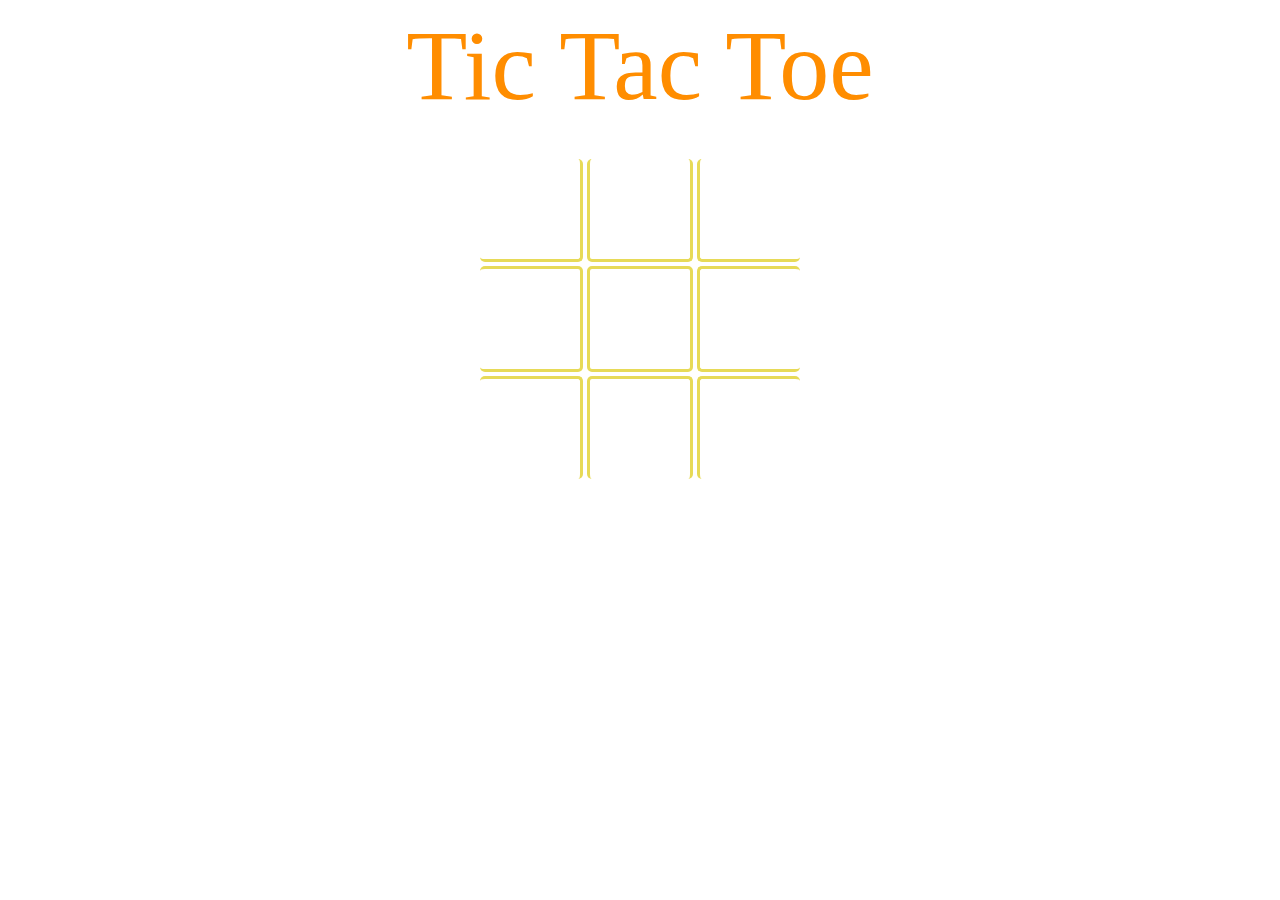
<file: tictactoe/index.html>
<!DOCTYPE html>
<html lang="en">
	<head>
		<meta charset="utf-8"/>
		<title>TicTacToe IA</title>
		<link rel="stylesheet" type="text/css" href="style.css"/>
		<script type="text/javascript" src="core.js"></script>
	</head>
	<body>
		<div id="title">Tic Tac Toe</div>
		<div id="back" onClick="restartGame()"></div>
		<div id="result" onClick="restartGame()"></div>
		<br/>
		<table>
			<tr>
				<td> <div id="e0" onClick="drawMove('e0')"></div> </td>
				<td> <div id="e1" onClick="drawMove('e1')"></div> </td>
				<td> <div id="e2" onClick="drawMove('e2')"></div> </td>
			</tr>
			<tr>
				<td> <div id="e3" onClick="drawMove('e3')"></div> </td>
				<td> <div id="e4" onClick="drawMove('e4')"></div> </td>
				<td> <div id="e5" onClick="drawMove('e5')"></div> </td>
			</tr>
			<tr>
				<td> <div id="e6" onClick="drawMove('e6')"></div> </td>
				<td> <div id="e7" onClick="drawMove('e7')"></div> </td>
				<td> <div id="e8" onClick="drawMove('e8')"></div> </td>
			</tr>
		</table>
	</body>
</html>
</file>
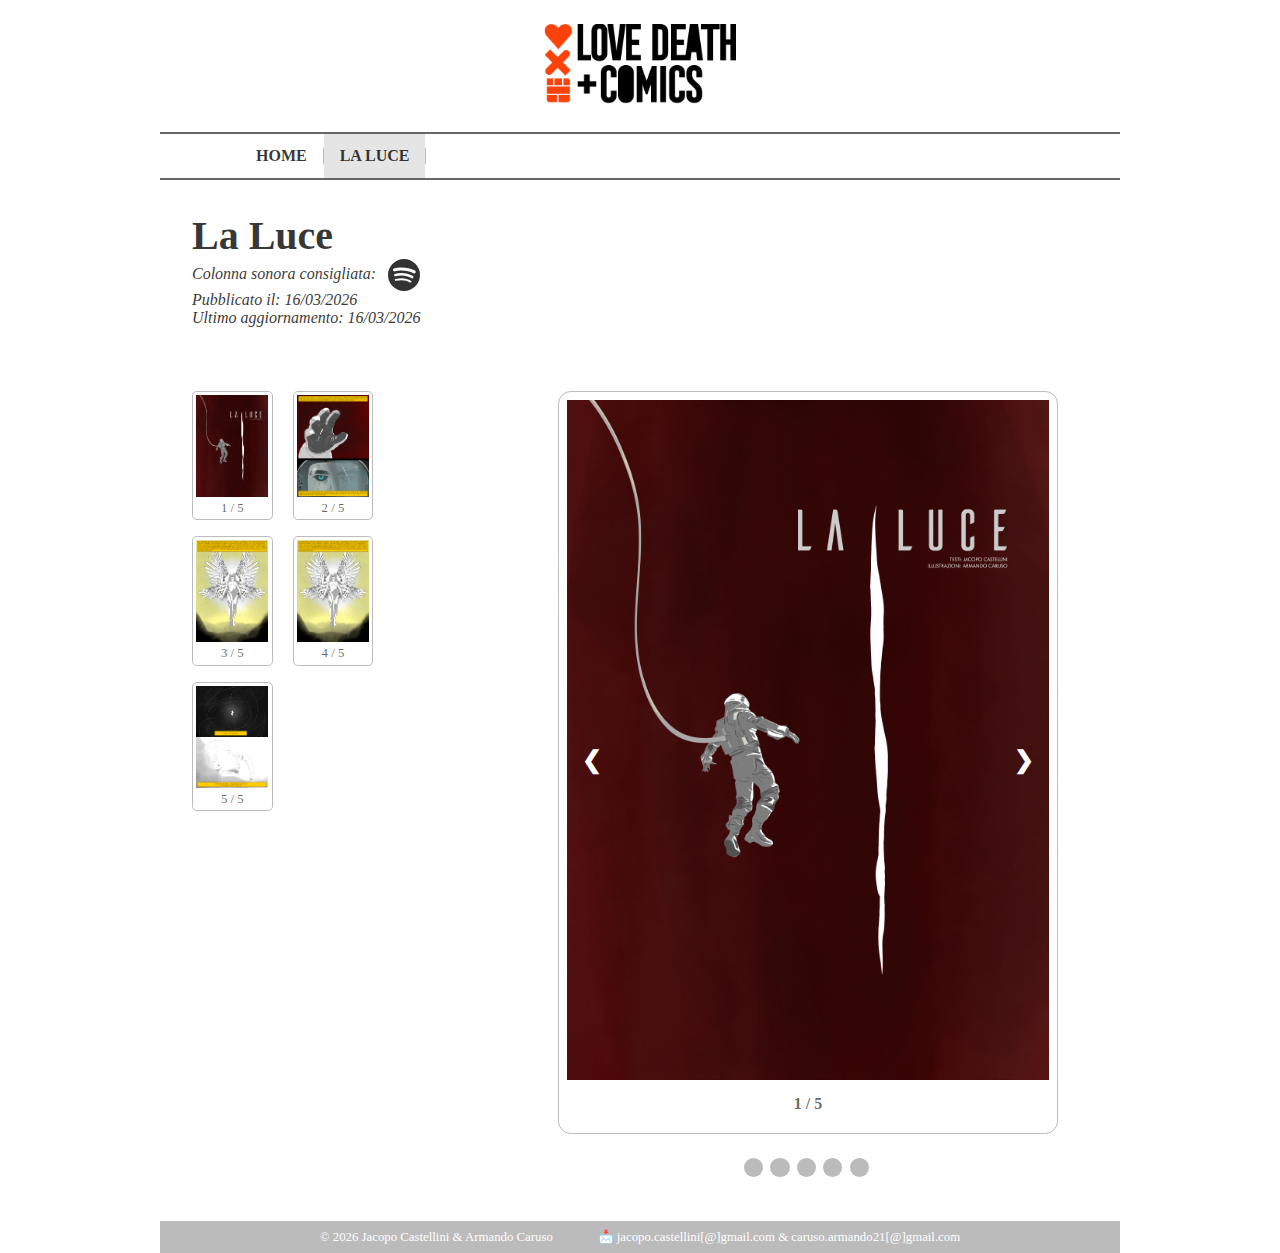
<file: ldc/laluce.html>
<!DOCTYPE html>
<html lang="it">
	<head>
		<meta charset="utf-8">
		<meta name="viewport" content="width=device-width, initial-scale=1">
		<title>Love Death + Comics</title>
		<link href="https://db.onlinewebfonts.com/c/df2b08c9b9436aac5fa981feed814a05?family=TodaySB-Medium" rel="stylesheet">
		<link href="css/style.css" rel="stylesheet" type="text/css">
		<link href="css/thumbnails.css" rel="stylesheet" type="text/css">
		<link href="css/slideshow.css" rel="stylesheet" type="text/css">
	</head>
	<body>
		<div id="main-container">
			<!-- Site banner -->
			<a href="index.html">
				<div id="title">
					<img src="img/logo.png" alt="Logo" id="logo">
				</div>
			</a>
			<!-- Navigation bar -->
			<div id="navbar">
				<a href="index.html">HOME</a>
				<div class="vertical"></div>
				<a href="laluce.html" id="selected">LA LUCE</a>
				<div class="vertical"></div>
			</div>
			<!-- Title header -->
			<div id="header-container">
				<div class="comic-name">La Luce</div>
				<span id="comic-soundtrack">Colonna sonora consigliata:</span>
				<!-- Spotify link -->
				<a href="https://open.spotify.com/intl-it/track/4Ey0S1ODxyLNN4kvN6nPWk?si=8a5d5fdb1bf3422e" target="_blank" id="spotify">
					<svg xmlns="http://www.w3.org/2000/svg" width="32" height="32" fill="currentColor" class="bi bi-spotify" viewBox="0 0 16 16">
						<path d="M8 0a8 8 0 1 0 0 16A8 8 0 0 0 8 0m3.669 11.538a.5.5 0 0 1-.686.165c-1.879-1.147-4.243-1.407-7.028-.77a.499.499 0 0 1-.222-.973c3.048-.696 5.662-.397 7.77.892a.5.5 0 0 1 .166.686m.979-2.178a.624.624 0 0 1-.858.205c-2.15-1.321-5.428-1.704-7.972-.932a.625.625 0 0 1-.362-1.194c2.905-.881 6.517-.454 8.986 1.063a.624.624 0 0 1 .206.858m.084-2.268C10.154 5.56 5.9 5.419 3.438 6.166a.748.748 0 1 1-.434-1.432c2.825-.857 7.523-.692 10.492 1.07a.747.747 0 1 1-.764 1.288"/>
					</svg>
				</a><br>
				<span id="comic-dates">Pubblicato il: 16/03/2026<br>Ultimo aggiornamento: 16/03/2026</span>
			</div>

			<!-- Two columns layout -->
			<div class="columns" id="comic-columns">
				<!-- Thumbnails container -->
				<div id="thumbnails-container">
					<!-- Small images with number -->
					<a onclick="currentSlide(1)">
						<div class="myThumbs">
							<img src="img/laluce/La-Luce_00.png" alt="Thumb 1">
							<div class="numbering-caption">1 / 5</div>
						</div>
					</a>

					<a onclick="currentSlide(2)">
						<div class="myThumbs">
							<img src="img/laluce/La-Luce_01.png" alt="Thumb 2">
							<div class="numbering-caption">2 / 5</div>
						</div>
					</a>

					<a onclick="currentSlide(3)">
						<div class="myThumbs">
							<img src="img/laluce/La-Luce_02.png" alt="Thumb 3">
							<div class="numbering-caption">3 / 5</div>
						</div>
					</a>

					<a onclick="currentSlide(4)">
						<div class="myThumbs">
							<img src="img/laluce/La-Luce_03.png" alt="Thumb 4">
							<div class="numbering-caption">4 / 5</div>
						</div>
					</a>

					<a onclick="currentSlide(5)">
						<div class="myThumbs">
							<img src="img/laluce/La-Luce_04.png" alt="Thumb 4">
							<div class="numbering-caption">5 / 5</div>
						</div>
					</a>
				</div>

				<!-- Slideshow container -->
				<div id="slideshow-container">
					<!-- Full-width images with number -->
					<div class="mySlides">
						<img src="img/laluce/La-Luce_00.png" alt="La Luce - Copertina">
						<div class="numbering">1 / 5</div>
					</div>

					<div class="mySlides">
						<img src="img/laluce/La-Luce_01.png" alt="La Luce - Pagina 1">
						<div class="numbering">2 / 5</div>
					</div>

					<div class="mySlides">
						<img src="img/laluce/La-Luce_02.png" alt="La Luce - Pagina 2">
						<div class="numbering">3 / 5</div>
					</div>

					<div class="mySlides">
						<img src="img/laluce/La-Luce_03.png" alt="La Luce - Pagina 3">
						<div class="numbering">4 / 5</div>
					</div>

					<div class="mySlides">
						<img src="img/laluce/La-Luce_04.png" alt="La Luce - Pagina 4">
						<div class="numbering">5 / 5</div>
					</div>

					<!-- Next and previous buttons -->
					<a class="prev" onclick="plusSlides(-1)">&#10094;</a>
					<a class="next" onclick="plusSlides(1)">&#10095;</a>

					<!-- The dots/circles -->
					<div id="slider-dots">
						<span class="dot" onclick="currentSlide(1)"></span>
						<span class="dot" onclick="currentSlide(2)"></span>
						<span class="dot" onclick="currentSlide(3)"></span>
						<span class="dot" onclick="currentSlide(4)"></span>
						<span class="dot" onclick="currentSlide(5)"></span>
					</div>
				</div>
			</div>

			<script src="js/slideshow.js" type="text/javascript"></script>
		</div>

		<footer>
			&copy; 2026 Jacopo Castellini &amp; Armando Caruso &nbsp;&nbsp;&nbsp;&nbsp;&nbsp;&nbsp;&nbsp;&nbsp;&nbsp;&nbsp;&nbsp;&nbsp;
			&#128233; jacopo.castellini[&#64;]gmail.com &amp; caruso.armando21[&#64;]gmail.com
		</footer>
	</body>
</html>
</file>
<file: style.css>
html {
    background: #fff;
    font-family: sans-serif;
    text-size-adjust: 100%;
}
body {
    font-family: "Lora", "Minion Pro", Palatino, Georgia, serif;
    color: #333;
    font-size: 16px;
    line-height: 1.5;
    margin: 0;
}
header, section {
    display: block;
}
a {
    background-color: transparent;
    text-decoration: none;
}
a:active, a:hover {
    outline: 0;
}
h1 {
    font-size: 2em;
    margin: 0.67em 0;
}
img {
    border: 0;
}
* {
    -webkit-box-sizing: border-box;
    -moz-box-sizing: border-box;
    box-sizing: border-box;
}
.wrapper:before, .wrapper:after {
    content: "";
    display: table;
}
.wrapper:after {
    clear: both;
}
.wrapper {
    max-width: 728px;
    padding: 0 24px;
    margin: 0 auto;
    zoom: 1;
}
::-moz-selection {
    background: rgba(51, 51, 51, 0.8);
    color: #fff;
    text-shadow: none;
}
::selection {
    background: rgba(51, 51, 51, 0.8);
    color: #fff;
    text-shadow: none;
}
nav {
    width: 100%;
    border-top: 4px solid #c7c7c7;
    border-bottom: 2px solid #c7c7c7;
}
.section-header {
    padding: .2rem 0 .4rem;
    margin-bottom: .5rem;
    display: inline-block;
    text-align: center;
    width: 24.5%;
}
.section-header h2 {
    font-family: "Open Sans", "Helvetica Neue", Helvetica, Arial, sans-serif;
    font-weight: 900;
    font-size: 1.55rem;
    letter-spacing: -.05rem;
    margin: 0;
}
@media(max-width: 600px) {
    .section-header {
        margin-bottom: 0;
        display: block;
        width: 100%;
    }
}
.page-header {
    padding: 1.5rem 0;
}
.page-header .avatar {
    width: 95px;
    max-width: 100%;
    overflow: hidden;
    -webkit-border-radius: 100px;
    -moz-border-radius: 100px;
    border-radius: 100px;
    margin: 0 auto;
    display: block;
}
.page-header .header-name {
    font-family: "Open Sans", "Helvetica Neue", Helvetica, Arial, sans-serif;
    font-size: 3rem;
    font-weight: 900;
    text-align: center;
    letter-spacing: -.15rem;
    line-height: 1;
    margin: 1rem 0 2rem;
}
.page-header .title-bar {
    border-top: 4px solid #c7c7c7;
    border-bottom: 2px solid #c7c7c7;
    text-align: center;
    padding: .2rem 0 .4rem;
    padding: .4rem 0;
}
.page-header .title-bar:before {
    display: table;
    content: "";
}
.page-header .title-bar:after {
    display: table;
    clear: both;
    content: "";
}
.page-header .title-bar .header-title {
    font-family: "Open Sans", "Helvetica Neue", Helvetica, Arial, sans-serif;
    font-weight: 300;
    font-size: 1.75rem;
    line-height: 2rem;
    letter-spacing: -.05rem;
    text-align: center;
    margin: 0 0 .5rem;
}
@media(min-width: 600px) {
    .page-header .title-bar .header-title {
        margin: 0;
    }
    .page-header .executive-summary {
        font-size: 1.125rem;
    }
}
.content-section {
    margin: 3rem 0 0;
}
.content-section .resume-item {
    margin-bottom: 1rem;
}
.content-section .resume-item-title {
    font-family: "Open Sans", "Helvetica Neue", Helvetica, Arial, sans-serif;
    font-weight: 700;
    margin: 0 0 .75rem;
    font-size: 1.5rem;
    letter-spacing: -.05rem;
    line-height: 1;
}
.content-section .resume-item-details {
    font-size: 1.125rem;
    margin: 0 0 .75rem;
    line-height: 1;
    display: inline;
}
.content-section .resume-item-title a {
    color: #333;
    text-decoration: none;
    border-bottom: 1px solid;
}
.content-section .resume-item-title a:hover {
    border-bottom: none;
    color: #9c9c9c;
}
.content-section .resume-item-copy {
    margin: .75rem 0 0;
}
.my-link {
    font-weight: bold;
    color: #333;
}
#education-container {
    display: block;
}
#publications-container, #teaching-container, #contacts-container {
    display: none;
}
iframe {
    height: 300px;
    width: 400px;
    margin: 1.5rem;
    border: 0;
}
.icon-links .icon-link {
    margin-right: 15px;
}
.icon-links .icon-link:hover .icon path {
    fill: #333;
    -webkit-transition: all 0.2s ease;
    -moz-transition: all 0.2s ease;
    transition: all 0.2s ease;
}
</file>
<file: ldc/css/style.css>
* {
    font-family: "TodaySB-Medium", "Times New Roman";
    box-sizing: border-box;
}

body {
    position: relative;
    min-height: 100vh;
    margin: 0;
    padding: 0;
}

#main-container {
    position: relative;
    left: 12.5%;
    width: 75%;
    margin-bottom: 2.5rem;
}

#title {
    margin: 1.5rem 0 1.5rem 0;
    text-align: center;
}

#title:hover {
    opacity: 0.7;
    filter: alpha(opacity=70); 
}

#logo {
    width: 20%;
}

#navbar {
    position: sticky;
    top: 0;
    padding-left: 5rem;
    overflow: hidden;
    background-color: white;
    border-top: 0.15rem solid rgba(0,0,0,0.6);
    border-bottom: 0.15rem solid rgba(0,0,0,0.6);
    z-index: 999;
}

#navbar a {
    display: block;
    float: left;
    padding: 0.8rem 1rem 0.8rem 1rem;
    text-align: center;
    font-weight: bold;
}

#navbar #selected {
    background-color: rgba(0,0,0,0.1);
}

#navbar .vertical {
    display: block;
    float: left;
    height: 1rem;
    margin-top: 0.9rem;
    border-right: 0.05rem solid #bbb;
}

a:link, a:visited, a:hover, a:active {
    color: rgba(0,0,0,0.8);
    background-color: transparent;
    text-decoration: none;
}

a:hover {
    color: rgba(0,0,0,0.6);
}

img {
    pointer-events: none;
}

footer {
    position: relative;
    left: 12.5%;
    bottom: 0;
    width: 75%;
    padding: 0.5rem;
    text-align: center;
    background-color: #bbb;
    color: white;
    font-size: 0.8rem;
}

.columns {
    position: relative;
    display: grid;
    grid-template-rows: auto;
}

#home-columns {
    grid-template-columns: 60% 40%;
    margin-top: 2rem;
}

#bio {
    margin: 0 2rem 2.5rem 2rem;
    text-align: justify;
    text-justify: inter-word;
    clear: both;
}

.avatar {
    width: 20%;
    border-radius: 12%;
}

#left {
    float: left;
    margin: 0 1.5rem 1.5rem 0;
}

#right {
    float: right;
    margin: 0 0 1.5rem 1.5rem;
}

#recents {
    text-align: justify;
    text-justify: inter-word;
}

.update {
    margin-top: 2rem;
    padding-bottom: 3rem;
    border-bottom: 0.15rem solid rgba(0,0,0,0.6);
    text-align: center;
}

.update-cover {
    display: inline-block;
    margin: auto;
    padding: 0.3rem;
    width: 50%;
    border: 0.1rem solid #bbb;
    border-radius: 0.5rem;
    object-fit: cover;
    transition: 0.3s ease;
}

.update-cover:hover {
    box-shadow: 0 0 0.3rem 0.2rem #bbb;
    transform: scale(1.05);
    opacity: 0.8;
    filter: alpha(opacity=80); 
}

.update-cover img {
    width: 100%;
    margin: auto;
}

.update-title {
    margin-top: 0.8rem;
    color: rgba(0,0,0,0.6);
    font-size: 2rem;
    font-weight: bold;
}

.update-date {
    color: rgba(0,0,0,0.8);
    font-style: italic;
}

#all {
    padding: 2rem 0 2rem 2rem;
    clear: both;
}

.show {
    display: inline-block;
    margin: 2rem 0.5rem;
    width: 18%;
    text-align: center;
}

.show .update-cover {
    width: 70%;
}

#header-container {
    margin-bottom: 1.5rem;
    padding: 2rem 0 2rem 2rem;
}

#comic-columns {
    grid-template-columns: 35% 65%;
}

.comic-name {
    color: rgba(0,0,0,0.8);
    font-size: 2.5rem;
    font-weight: bold;
}

#comic-soundtrack {
    color: rgba(0,0,0,0.8);
    font-style: italic;
}

#comic-dates {
    color: rgba(0,0,0,0.8);
    font-style: italic;
}

svg {
    margin-left: 0.5rem;
    vertical-align: middle;
}

#spotify:hover {
    color: #1DB954;
}

#youtube:hover {
    color: #FF0000;
}

@media screen and (max-width: 600px) {
    #main-container {
        left: 5%;
        width: 90%;
    }
    
    .columns {
        display: flex;
    }

    #logo {
        width: 50%;
    }

    footer {
        width: 100%;
        left: 0;
    }

    #home-columns {
        flex-flow: column;
    }
    
    .avatar {
        width: 40%;
    }

    #bio {
        padding-bottom: 1.5rem;
        border-bottom: 0.15rem solid rgba(0,0,0,0.6);
    }

    #recents {
        margin: 0 2rem 0 2rem;
    }
    
    .update {
        display: block;
        margin: 2rem auto 0 auto;
        width: 80%;
    }
    
    .update-cover {
        width: 100%;
    }

    .show {
        width: 40%;
    }

    .show .update-cover {
        width: 85%;
    }

    #comic-columns {
        flex-flow: column-reverse;
    }
}
</file>
<file: tictactoe/style.css>
div#title {
	margin-bottom:15px;
	color:#ff8d00;
	font-family:Verdana;
	font-size:100px;
	text-align:center;
}

div#back,div#result {
	display:none;
	position:absolute;
	top:0px;
	left:0px;
	right:0px;
	bottom:0px;
	margin:auto;
	width:500px;
	height:320px;
}

div#back {
	background-color:white;
	border:5px solid #e7da57;
	border-radius:20px;
	opacity:0.8;
	filter:alpha(opacity=80);
}

div#result {
	line-height:320px;
	color:#ff8d00;
	font-family:Verdana;
	font-size:100px;
	text-align:center;
	vertical-align:middle;
}

table {
	width:300px;
	margin-right:auto;
	margin-left:auto;
}

td>div {
	width:100px;
	height:100px;
	line-height:94px;
	color:#ff8d00;
	font-family:Verdana;
	font-size:94px;
	text-align:center;
	vertical-align:middle;
	border-radius:5px;
}
div#e0 {
	border-right:3px solid #e7da57;
	border-bottom:3px solid #e7da57;
}
div#e1 {
	border-left:3px solid #e7da57;
	border-right:3px solid #e7da57;
	border-bottom:3px solid #e7da57;
}
div#e2 {
	border-left:3px solid #e7da57;
	border-bottom:3px solid #e7da57;
}
div#e3 {
	border-top:3px solid #e7da57;
	border-right:3px solid #e7da57;
	border-bottom:3px solid #e7da57;
}
div#e4 {
	border-top:3px solid #e7da57;
	border-left:3px solid #e7da57;
	border-right:3px solid #e7da57;
	border-bottom:3px solid #e7da57;
}
div#e5 {
	border-top:3px solid #e7da57;
	border-left:3px solid #e7da57;
	border-bottom:3px solid #e7da57;
}
div#e6 {
	border-top:3px solid #e7da57;
	border-right:3px solid #e7da57;
}
div#e7 {
	border-top:3px solid #e7da57;
	border-left:3px solid #e7da57;
	border-right:3px solid #e7da57;
}
div#e8 {
	border-top:3px solid #e7da57;
	border-left:3px solid #e7da57;
}
</file>
<file: ldc/css/thumbnails.css>
#thumbnails-container {
    margin: 0 1.5rem 0 1.5rem;
}

.myThumbs {
    display: inline-block;
    margin: 0.5rem;
    padding: 0.2rem;
    width: 28%;
    border: 0.1rem solid #bbb;
    border-radius: 0.3rem;
    transition: 0.3s ease;
}

.myThumbs:hover {
    box-shadow: 0 0 0.2rem 0.1rem #bbb;
    opacity: 0.8;
    filter: alpha(opacity=80); 
}

.myThumbs img {
    width: 100%;
}

.numbering-caption {
    width: 100%;
    font-size: 0.8rem;
    color: rgba(0,0,0,0.6);
    text-align: center;
}

@media screen and (max-width: 600px) {
    .myThumbs {
        width: 25%;
    }
}
</file>
<file: ldc/css/slideshow.css>
#slideshow-container {
    position: relative;
    margin: 0.5rem auto 0 auto;
    width: 80%;
}

.mySlides {
    position: relative;
    display: none;
    padding: 0.5rem;
    border: 0.1rem solid #bbb;
    border-radius: 0.8rem;
}

.mySlides img {
    width: 100%;
}

.prev, .next {
    position: absolute;
    top: 50%;
    margin-top: -4rem;
    padding: 1.5rem;
    width: auto;
    color: white;
    font-weight: bold;
    font-size: 1.5rem;
    transition: 0.3s ease;
    border-radius: 0 0.3rem 0.3rem 0;
    cursor: pointer;
    user-select: none;
}

.next {
    right: 0;
    border-radius: 0.3rem 0 0 0.3rem;
}

.prev:hover, .next:hover {
    background-color: rgba(0,0,0,0.6);
    color: white;
}

.numbering {
    width: 100%;
    padding: 0.7rem 1rem;
    color: rgba(0,0,0,0.6);
    font-size: 1rem;
    text-align: center;
    font-weight: bold;
}

#slider-dots {
    margin-top: 1.5rem;
    text-align: center;
}

.dot {
    display: inline-block;
    margin-right: 0.2rem;
    height: 1.2rem;
    width: 1.2rem;
    background-color: #bbb;
    border-radius: 50%;
    cursor: pointer;
    transition: background-color 0.3s ease;
}

.dot:hover {
    background-color: rgba(0,0,0,0.6);
}

@media screen and (max-width: 600px) {
    #slideshow-container {
        margin-bottom: 2.5rem;
    }

    .prev, .next {
        padding: 1rem;
        font-size: 1rem;
    }
}
</file>
